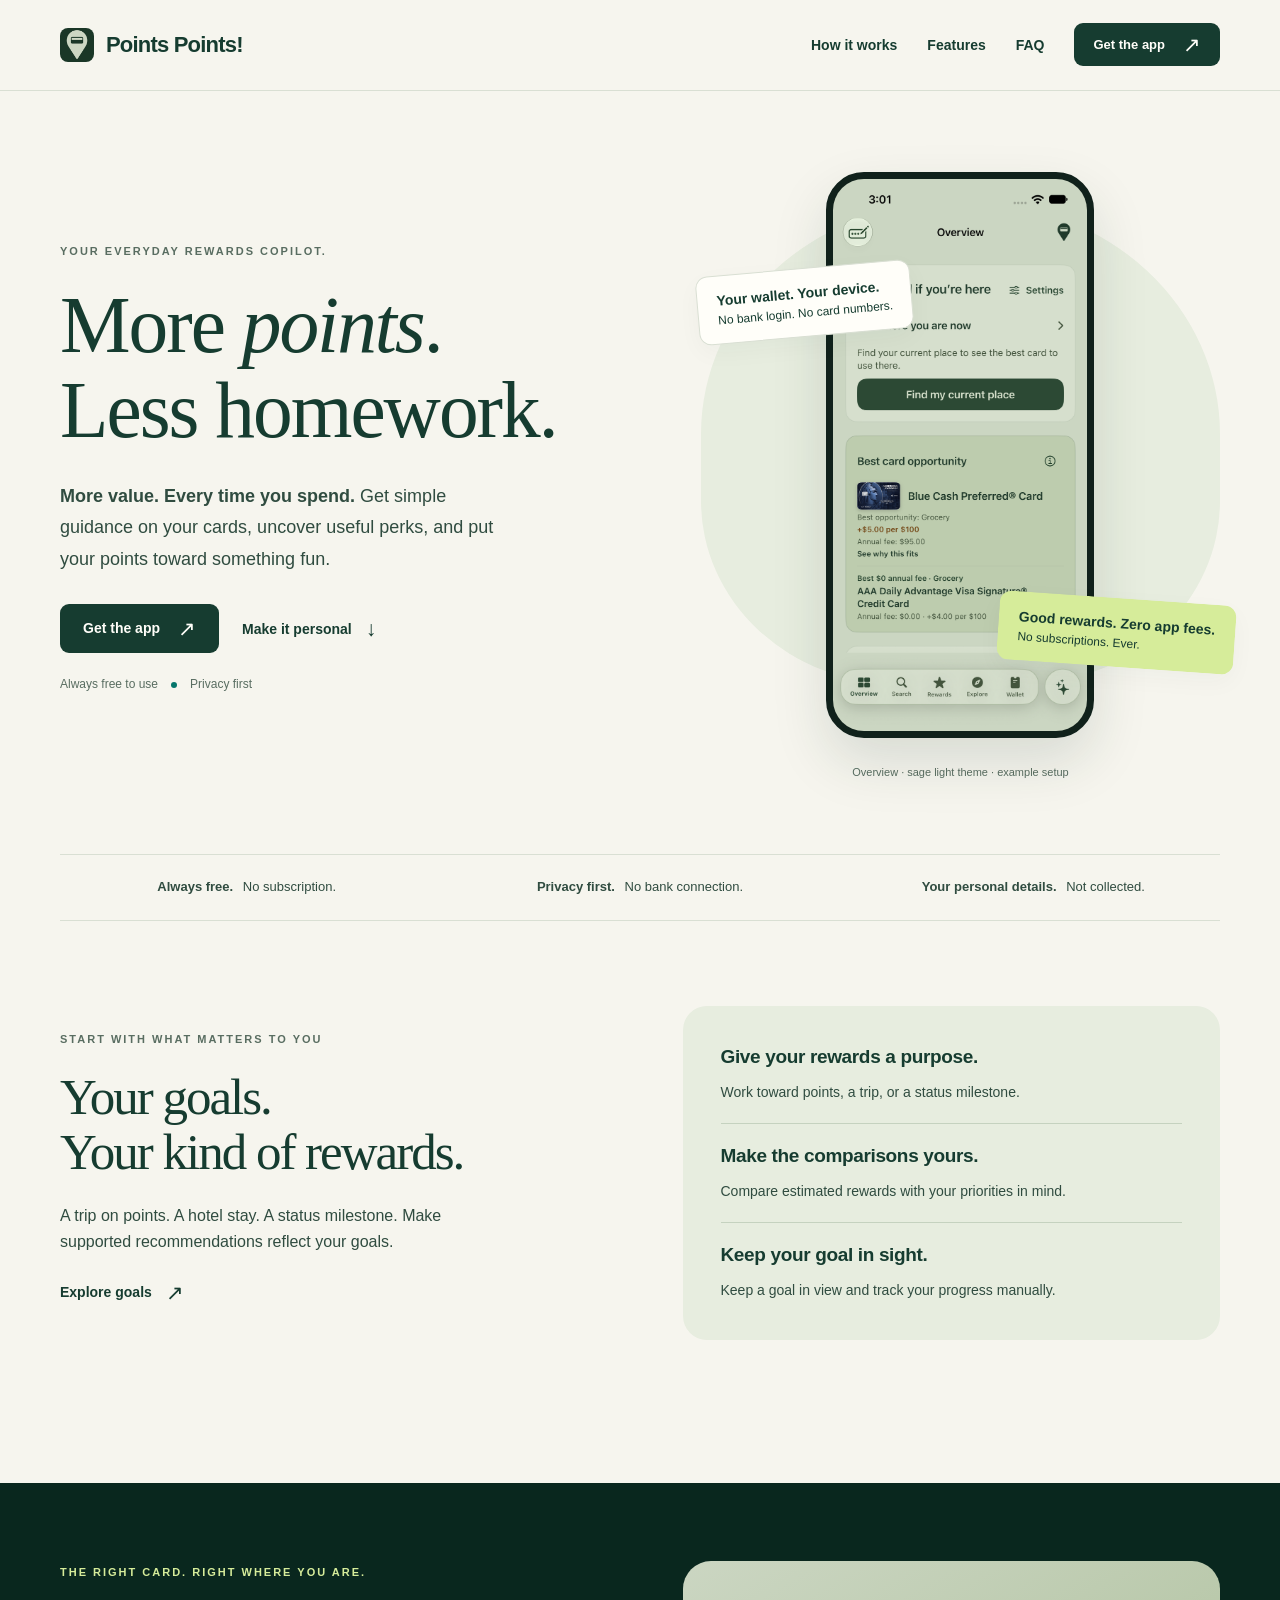
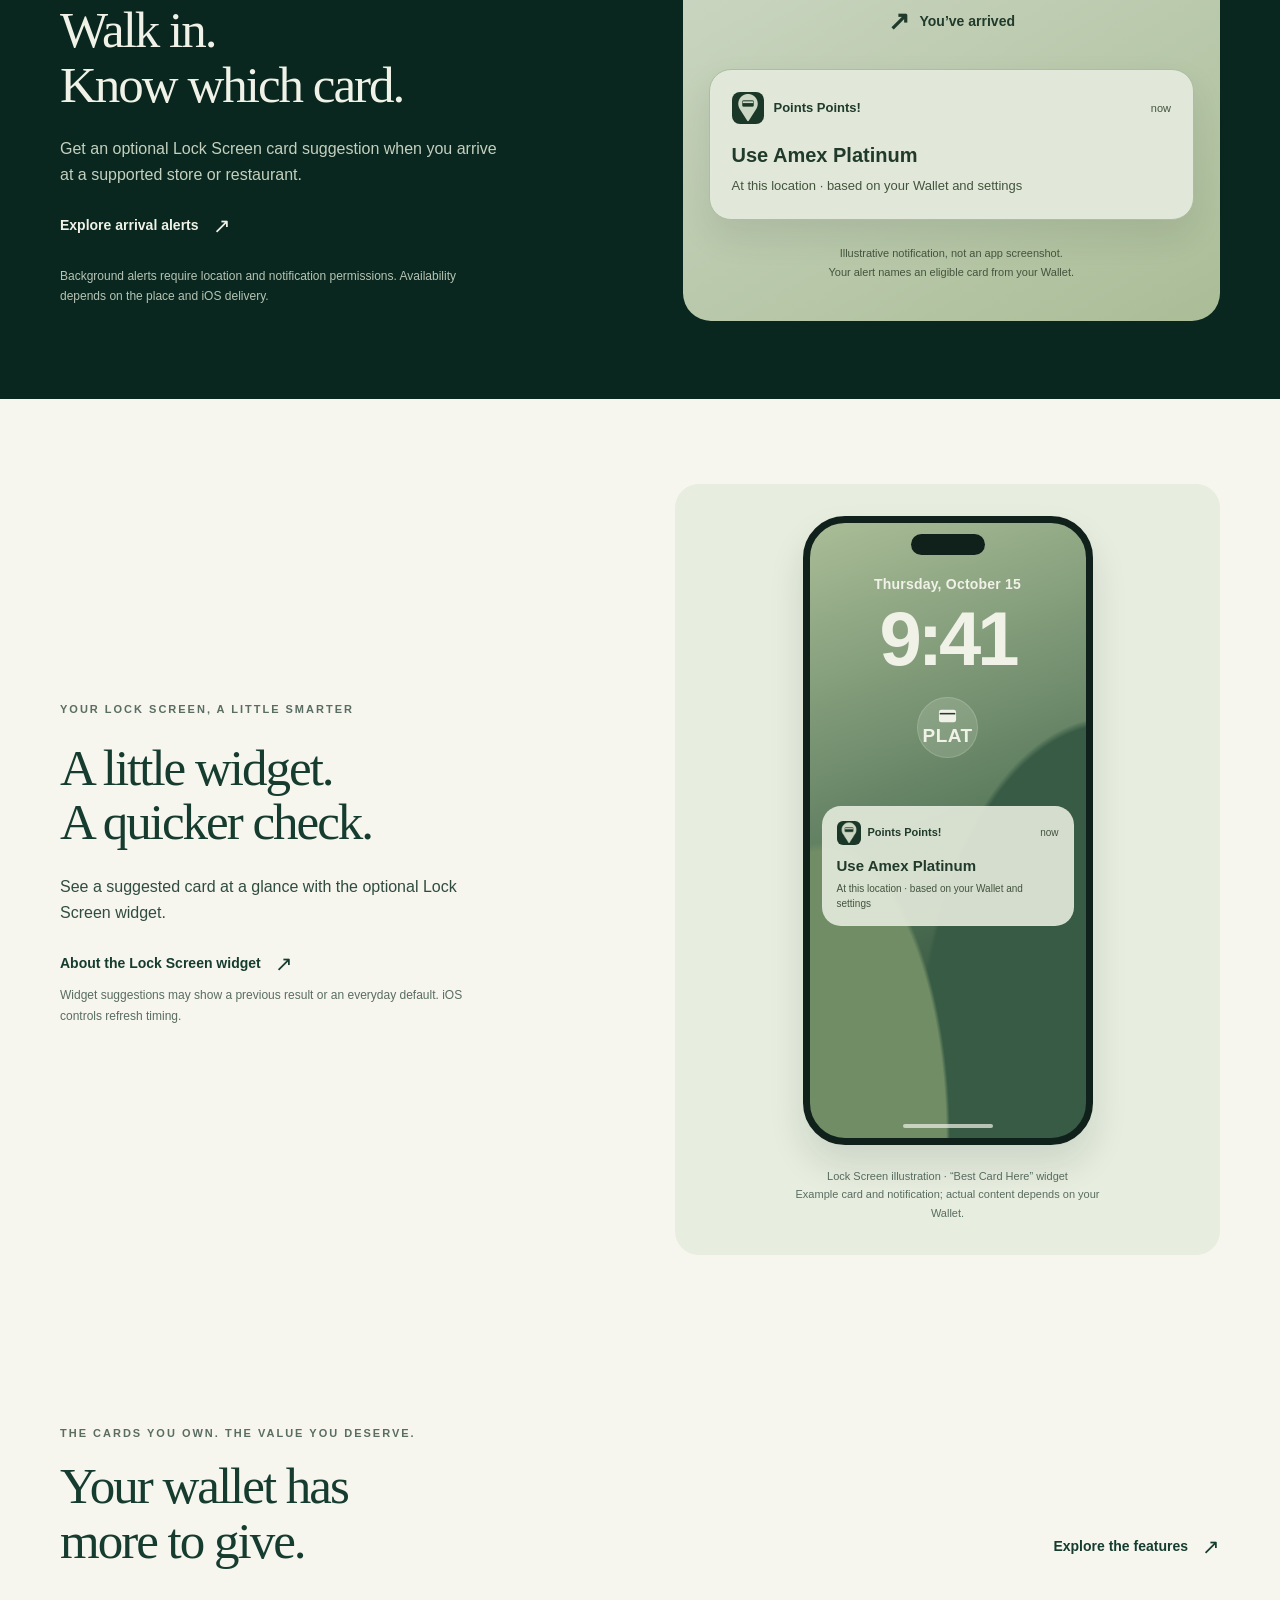
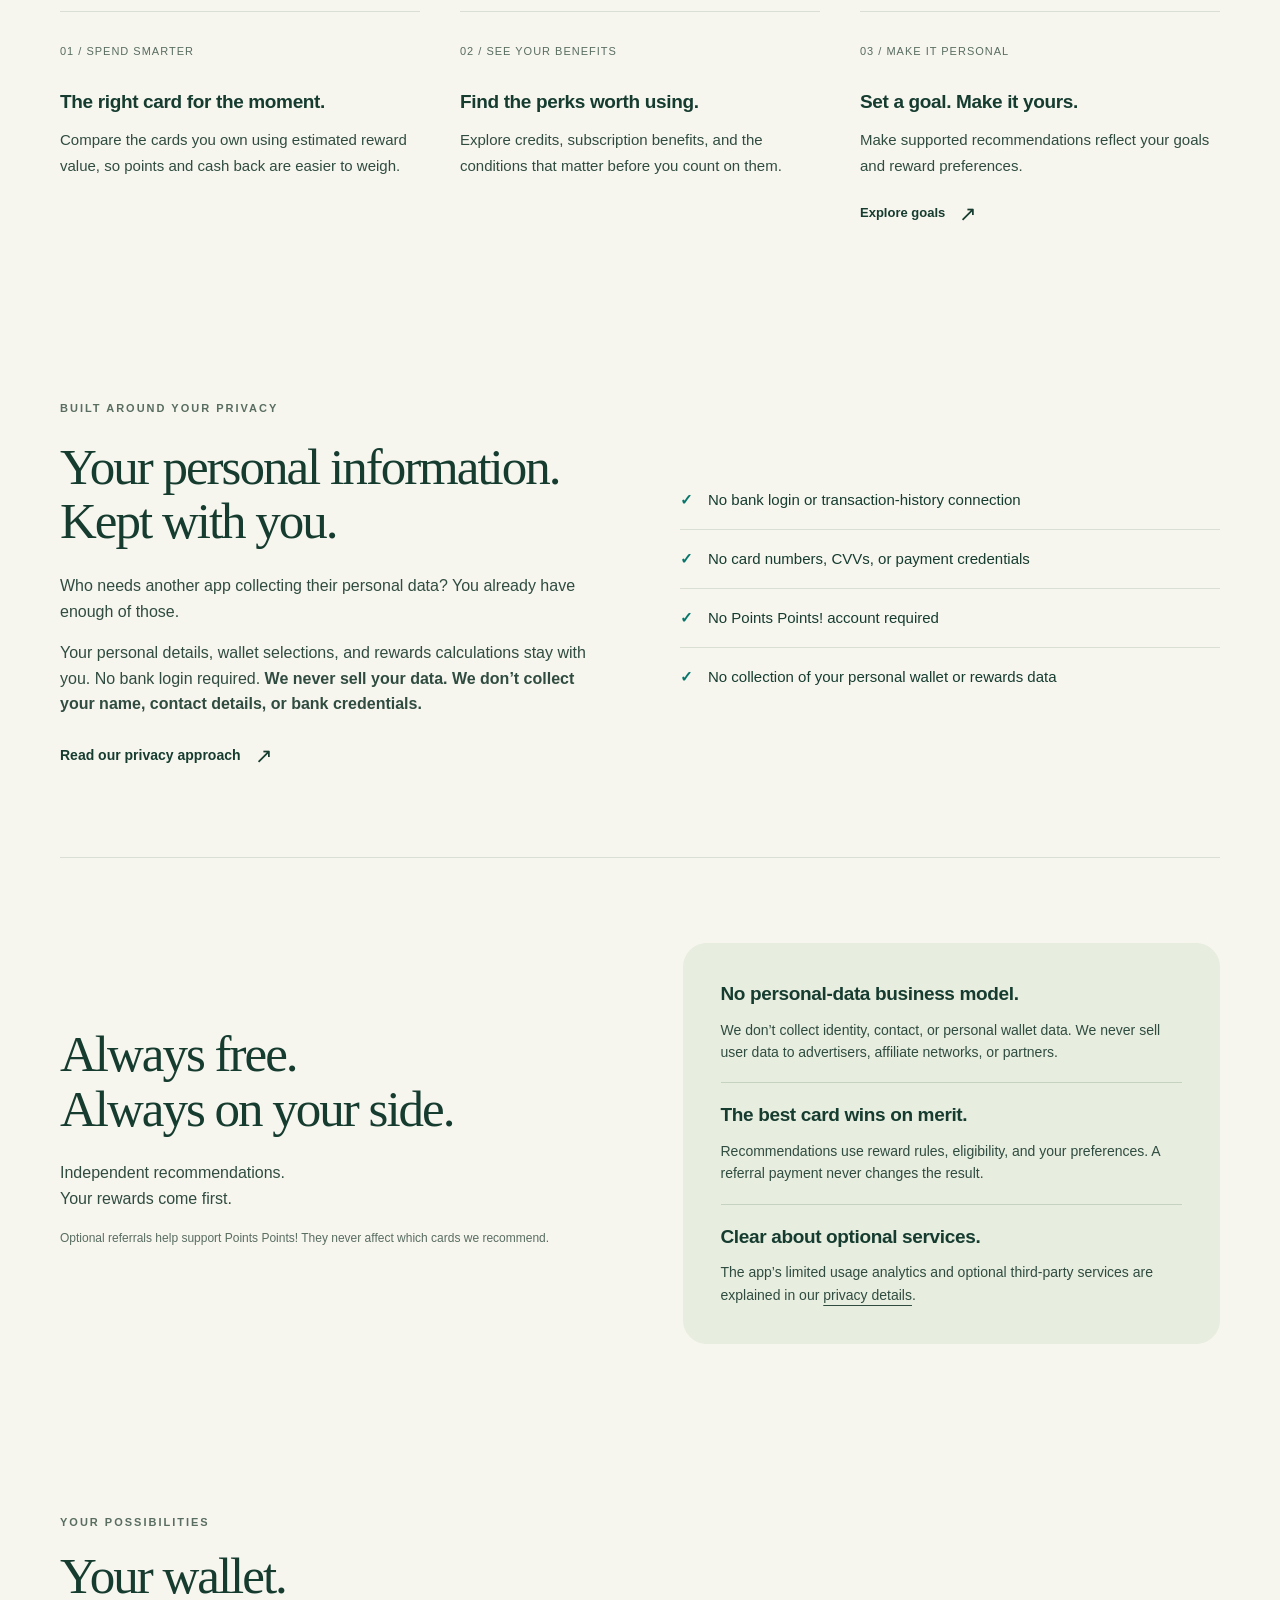
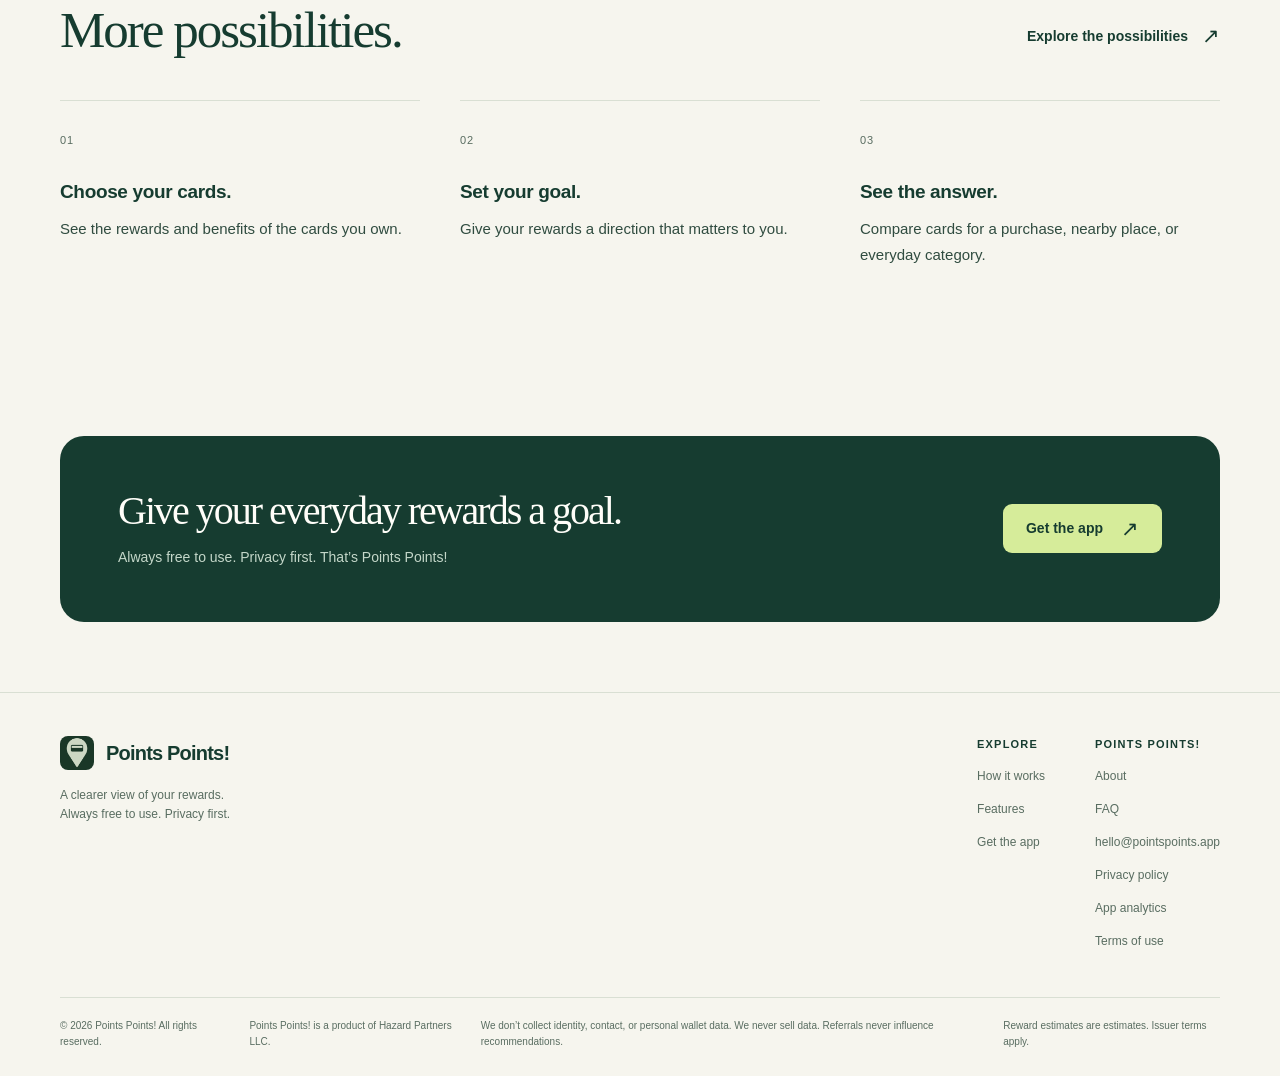
<file: index.html>
<!doctype html>
<html lang="en"><head><meta charset="utf-8"><meta name="viewport" content="width=device-width, initial-scale=1"><meta name="color-scheme" content="light"><meta name="theme-color" content="#163c30"><meta name="referrer" content="strict-origin-when-cross-origin"><title>Points Points! — Always free. Privacy first.</title><meta name="description" content="Set your goals for a more personal rewards experience. Compare your cards, discover benefits, and get optional Lock Screen recommendations. Always free. Privacy first."><meta property="og:type" content="website"><meta property="og:site_name" content="Points Points!"><meta property="og:title" content="Points Points! — Always free. Privacy first."><meta property="og:description" content="Set your goals for a more personal rewards experience. Compare your cards, discover benefits, and get optional Lock Screen recommendations. Always free. Privacy first."><meta property="og:image" content="https://pointspoints.app/assets/social-preview.png?v=inverted-solid-20261016"><meta property="og:image:alt" content="Points Points! More value. Every time you spend. Always free to use. Privacy first."><meta name="twitter:card" content="summary_large_image"><link rel="icon" type="image/x-icon" href="favicon.ico?v=solid-forest-20261016"><link rel="icon" type="image/png" sizes="32x32" href="assets/favicon-solid-forest-32.png"><link rel="icon" type="image/png" sizes="16x16" href="assets/favicon-solid-forest-16.png"><link rel="apple-touch-icon" href="assets/apple-touch-icon.png?v=inverted-solid-20261016"><link rel="stylesheet" href="assets/styles.css?v=sage-forest-20261016"><script src="assets/site-config.js" defer></script><script src="assets/site.js" defer></script><link rel="canonical" href="https://pointspoints.app/"><meta property="og:url" content="https://pointspoints.app/"></head><body><a class="skip-link" href="#main">Skip to content</a><header class="header"><div class="container nav"><a class="brand" href="index.html" aria-label="Points Points! home"><img src="assets/logo.png?v=inverted-solid-20261016" width="34" height="34" alt="">Points Points!</a><button class="menu-toggle" aria-controls="navigation" aria-expanded="false" type="button">Menu</button><nav id="navigation" class="nav-links" aria-label="Main navigation"><a href="how-it-works.html" >How it works</a><a href="features.html" >Features</a><a href="support.html" >FAQ</a><a class="button small" href="get-the-app.html" data-app-link>Get the app<span class="arrow" aria-hidden="true">↗</span></a></nav></div></header><main id="main">
<section class="container hero"><div class="hero-copy"><p class="eyebrow">Your everyday rewards copilot.</p><h1>More <em>points</em>.<br>Less homework.</h1><p class="lede"><strong>More value. Every time you spend.</strong> Get simple guidance on your cards, uncover useful perks, and put your points toward something fun.</p><div class="hero-buttons"><a class="button " href="get-the-app.html" data-app-link>Get the app<span class="arrow" aria-hidden="true">↗</span></a><a class="text-link" href="#your-goals">Make it personal <span class="arrow" aria-hidden="true">↓</span></a></div><p class="promise"><span>Always free to use</span><span class="dot" aria-hidden="true"></span><span>Privacy first</span></p></div><div><div class="visual-stage"><div class="phone "><img src="assets/app-overview-light.webp?v=current-app-20261016" alt="Points Points! Overview in the sage light theme showing nearby-card guidance and the best card opportunity" width="720" height="1565" loading="eager" fetchpriority="high" decoding="async"></div><div class="floating-note first"><strong>Your wallet. Your device.</strong>No bank login. No card numbers.</div><div class="floating-note second"><strong>Good rewards. Zero app fees.</strong>No subscriptions. Ever.</div></div><p class="screen-caption">Overview · sage light theme · example setup</p></div></section>
<div class="container trust-strip"><span><b>Always free.</b> No subscription.</span><span><b>Privacy first.</b> No bank connection.</span><span><b>Your personal details.</b> Not collected.</span></div>
<section class="container section" id="your-goals" aria-labelledby="goals-heading"><div class="split"><div class="split-copy"><p class="eyebrow">Start with what matters to you</p><h2 id="goals-heading">Your goals.<br>Your kind of rewards.</h2><p>A trip on points. A hotel stay. A status milestone. Make supported recommendations reflect your goals.</p><a class="text-link" href="how-it-works.html#goals">Explore goals <span class="arrow" aria-hidden="true">↗</span></a></div><div class="explain-panel"><div class="term"><h3>Give your rewards a purpose.</h3><p>Work toward points, a trip, or a status milestone.</p></div><div class="term"><h3>Make the comparisons yours.</h3><p>Compare estimated rewards with your priorities in mind.</p></div><div class="term"><h3>Keep your goal in sight.</h3><p>Keep a goal in view and track your progress manually.</p></div></div></div></section>
<section class="arrival-band" id="arrival-alerts"><div class="container split"><div class="split-copy"><p class="eyebrow">The right card. Right where you are.</p><h2>Walk in.<br>Know which card.</h2><p>Get an optional Lock Screen card suggestion when you arrive at a supported store or restaurant.</p><a class="text-link" href="how-it-works.html#arrival-alerts">Explore arrival alerts <span class="arrow" aria-hidden="true">↗</span></a><p class="small-copy">Background alerts require location and notification permissions. Availability depends on the place and iOS delivery.</p></div><figure class="arrival-visual"><div class="arrival-location"><span aria-hidden="true">↗</span> You’ve arrived</div><div class="arrival-notification"><div class="arrival-app"><img src="assets/app-icon.png?v=inverted-solid-20261016" width="32" height="32" alt=""><strong>Points Points!</strong><span>now</span></div><p class="arrival-answer">Use Amex Platinum</p><p class="arrival-detail">At this location · based on your Wallet and settings</p></div><figcaption>Illustrative notification, not an app screenshot.<br>Your alert names an eligible card from your Wallet.</figcaption></figure></div></section><section class="container section lockscreen-section" id="lock-screen-widget"><div class="split"><div class="split-copy"><p class="eyebrow">Your Lock Screen, a little smarter</p><h2>A little widget.<br>A quicker check.</h2><p>See a suggested card at a glance with the optional Lock Screen widget.</p><a class="text-link" href="support.html#lock-screen-widget">About the Lock Screen widget <span class="arrow" aria-hidden="true">↗</span></a><p class="small-copy">Widget suggestions may show a previous result or an everyday default. iOS controls refresh timing.</p></div><figure class="lockscreen-preview"><div class="lockscreen-phone" role="img" aria-label="Illustration of an iPhone Lock Screen with a circular Points Points! Best Card Here widget labeled PLAT and a Use Amex Platinum notification"><div class="lockscreen-island" aria-hidden="true"></div><div class="lockscreen-clock"><div class="lockscreen-date">Thursday, October 15</div><div class="lockscreen-time">9:41</div></div><div class="lockscreen-widgets"><div class="lockscreen-widget"><svg width="19" height="14" viewBox="0 0 24 18" fill="none" aria-hidden="true"><rect x="1" y="1" width="22" height="16" rx="3" fill="currentColor"/><path d="M2 6h20" stroke="#263b2c" stroke-width="2"/></svg><span>PLAT</span></div></div><div class="lockscreen-alert"><div class="lockscreen-alert-app"><img src="assets/app-icon.png?v=inverted-solid-20261016" alt="" width="24" height="24"><strong>Points Points!</strong><span>now</span></div><p>Use Amex Platinum</p><span>At this location · based on your Wallet and settings</span></div><div class="lockscreen-home" aria-hidden="true"></div></div><figcaption>Lock Screen illustration · “Best Card Here” widget<br>Example card and notification; actual content depends on your Wallet.</figcaption></figure></div></section><section class="container section"><div class="section-heading"><div><p class="eyebrow">The cards you own. The value you deserve.</p><h2>Your wallet has<br>more to give.</h2></div><a href="features.html" class="text-link">Explore the features <span class="arrow" aria-hidden="true">↗</span></a></div><div class="three-cols"><article class="feature-summary"><span class="feature-number">01 / SPEND SMARTER</span><h3>The right card for the moment.</h3><p>Compare the cards you own using estimated reward value, so points and cash back are easier to weigh.</p></article><article class="feature-summary"><span class="feature-number">02 / SEE YOUR BENEFITS</span><h3>Find the perks worth using.</h3><p>Explore credits, subscription benefits, and the conditions that matter before you count on them.</p></article><article class="feature-summary"><span class="feature-number">03 / MAKE IT PERSONAL</span><h3>Set a goal. Make it yours.</h3><p>Make supported recommendations reflect your goals and reward preferences.</p><a class="text-link" href="how-it-works.html#goals">Explore goals <span class="arrow" aria-hidden="true">↗</span></a></article></div></section>

<section class="container privacy-panel"><div><p class="eyebrow">Built around your privacy</p><h2>Your personal information.<br>Kept with you.</h2><p>Who needs another app collecting their personal data? You already have enough of those.</p><p>Your personal details, wallet selections, and rewards calculations stay with you. No bank login required. <strong>We never sell your data. We don’t collect your name, contact details, or bank credentials.</strong></p><a href="privacy.html" class="text-link">Read our privacy approach <span class="arrow" aria-hidden="true">↗</span></a></div><ul class="privacy-points"><li><span class="check" aria-hidden="true">✓</span>No bank login or transaction-history connection</li><li><span class="check" aria-hidden="true">✓</span>No card numbers, CVVs, or payment credentials</li><li><span class="check" aria-hidden="true">✓</span>No Points Points! account required</li><li><span class="check" aria-hidden="true">✓</span>No collection of your personal wallet or rewards data</li></ul></section>
<section class="container section" id="how-we-make-money"><div class="split"><div><h2>Always free.<br>Always on your side.</h2><p>Independent recommendations.<br>Your rewards come first.</p><p class="small-copy">Optional referrals help support Points Points! They never affect which cards we recommend.</p></div><div class="explain-panel"><div class="term"><h3>No personal-data business model.</h3><p>We don’t collect identity, contact, or personal wallet data. We never sell user data to advertisers, affiliate networks, or partners.</p></div><div class="term"><h3>The best card wins on merit.</h3><p>Recommendations use reward rules, eligibility, and your preferences. A referral payment never changes the result.</p></div><div class="term"><h3>Clear about optional services.</h3><p>The app’s limited usage analytics and optional third-party services are explained in our <a href="privacy.html#analytics">privacy details</a>.</p></div></div></div></section>
<section class="container section"><div class="section-heading"><div><p class="eyebrow">Your possibilities</p><h2>Your wallet.<br>More possibilities.</h2></div><a href="how-it-works.html" class="text-link">Explore the possibilities <span class="arrow" aria-hidden="true">↗</span></a></div><div class="three-cols"><article class="feature-summary"><span class="feature-number">01</span><h3>Choose your cards.</h3><p>See the rewards and benefits of the cards you own.</p></article><article class="feature-summary"><span class="feature-number">02</span><h3>Set your goal.</h3><p>Give your rewards a direction that matters to you.</p></article><article class="feature-summary"><span class="feature-number">03</span><h3>See the answer.</h3><p>Compare cards for a purchase, nearby place, or everyday category.</p></article></div></section><section class="container"><div class="cta"><div><h2>Give your everyday rewards a goal.</h2><p>Always free to use. Privacy first. That’s Points Points!</p></div><a class="button light" href="get-the-app.html" data-app-link>Get the app<span class="arrow" aria-hidden="true">↗</span></a></div></section></main><footer class="footer"><div class="container"><div class="footer-top"><div><a class="brand" href="index.html"><img src="assets/logo.png?v=inverted-solid-20261016" width="34" height="34" alt="">Points Points!</a><p>A clearer view of your rewards.<br>Always free to use. Privacy first.</p></div><div class="footer-links"><div><strong>Explore</strong><a href="how-it-works.html">How it works</a><a href="features.html">Features</a><a href="get-the-app.html" data-app-link>Get the app</a></div><div><strong>Points Points!</strong><a href="about.html">About</a><a href="support.html">FAQ</a><a href="mailto:hello@pointspoints.app">hello@pointspoints.app</a><a href="privacy.html">Privacy policy</a><a href="app-analytics.html">App analytics</a><a href="terms.html">Terms of use</a></div></div></div><div class="footer-bottom"><span>© 2026 Points Points! All rights reserved.</span><span>Points Points! is a product of Hazard Partners LLC.</span><span>We don’t collect identity, contact, or personal wallet data. We never sell data. Referrals never influence recommendations.</span><span>Reward estimates are estimates. Issuer terms apply.</span></div></div></footer></body></html>
</file>
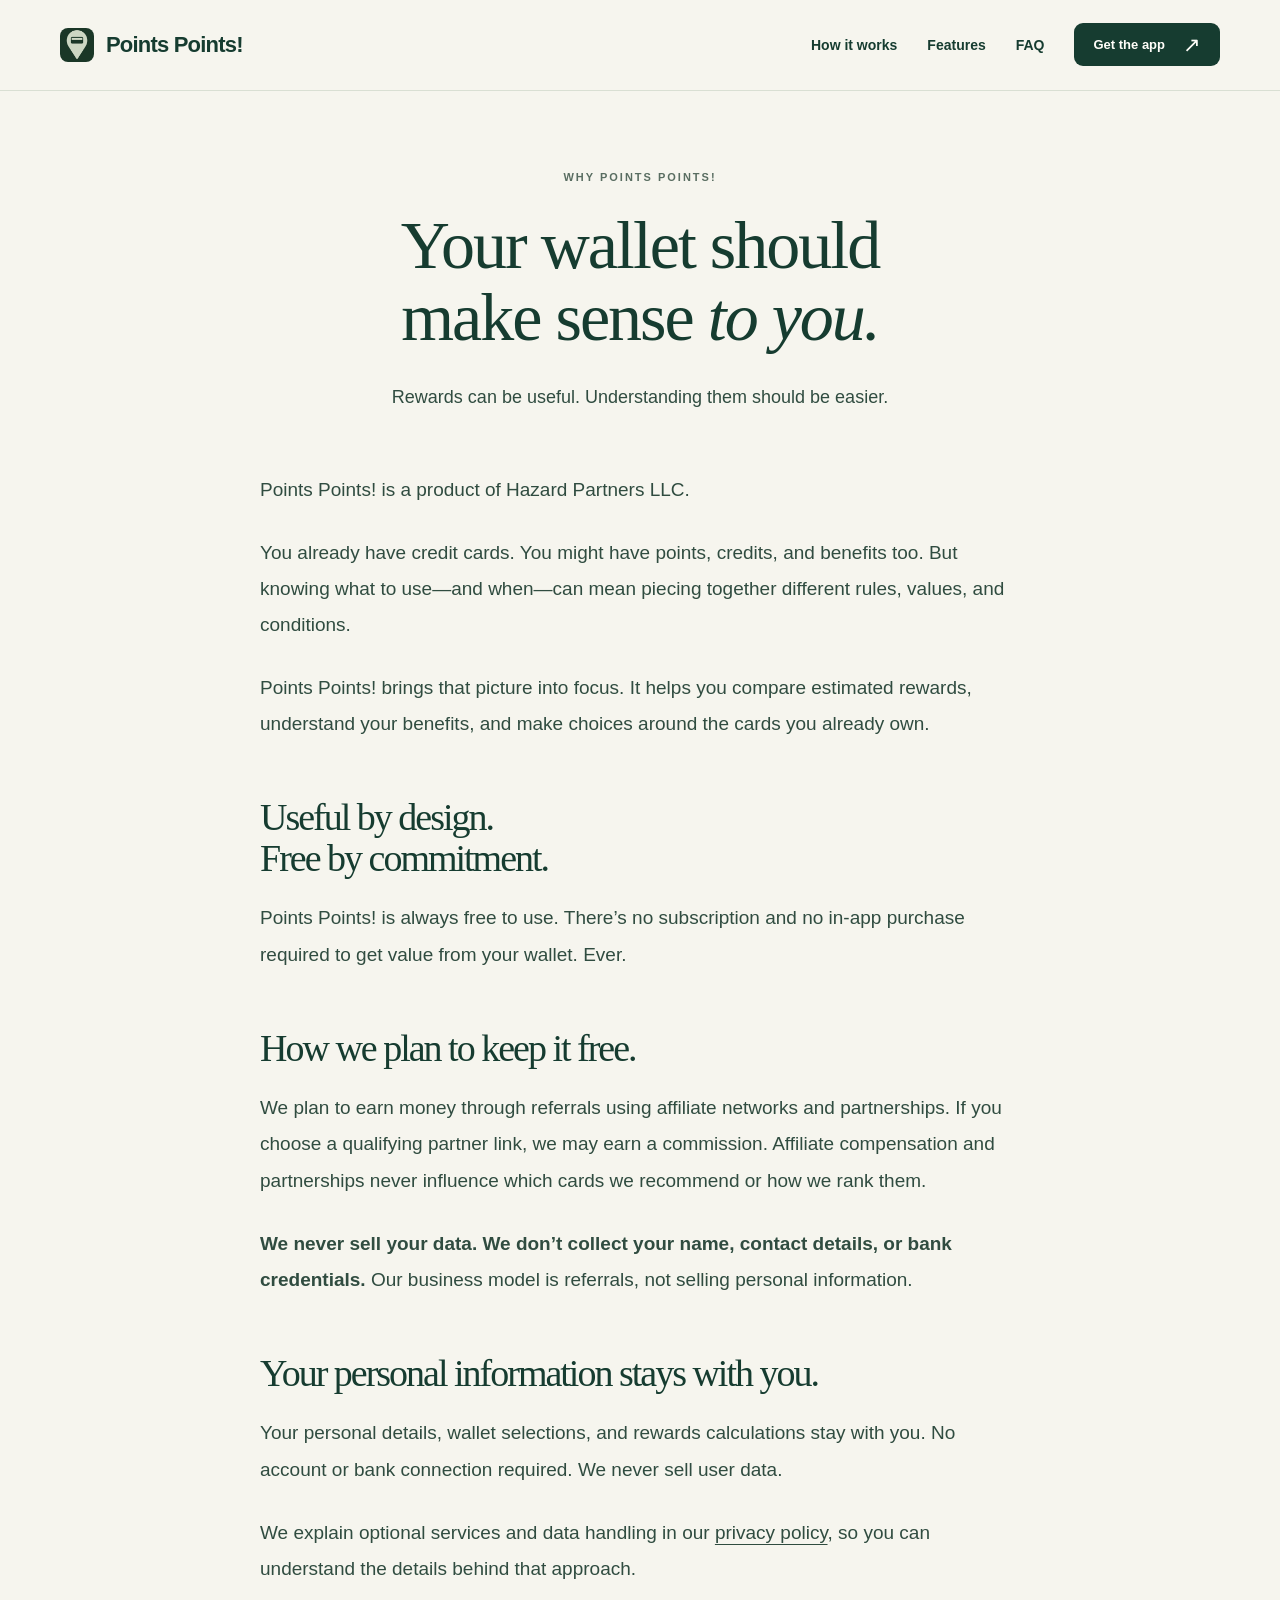
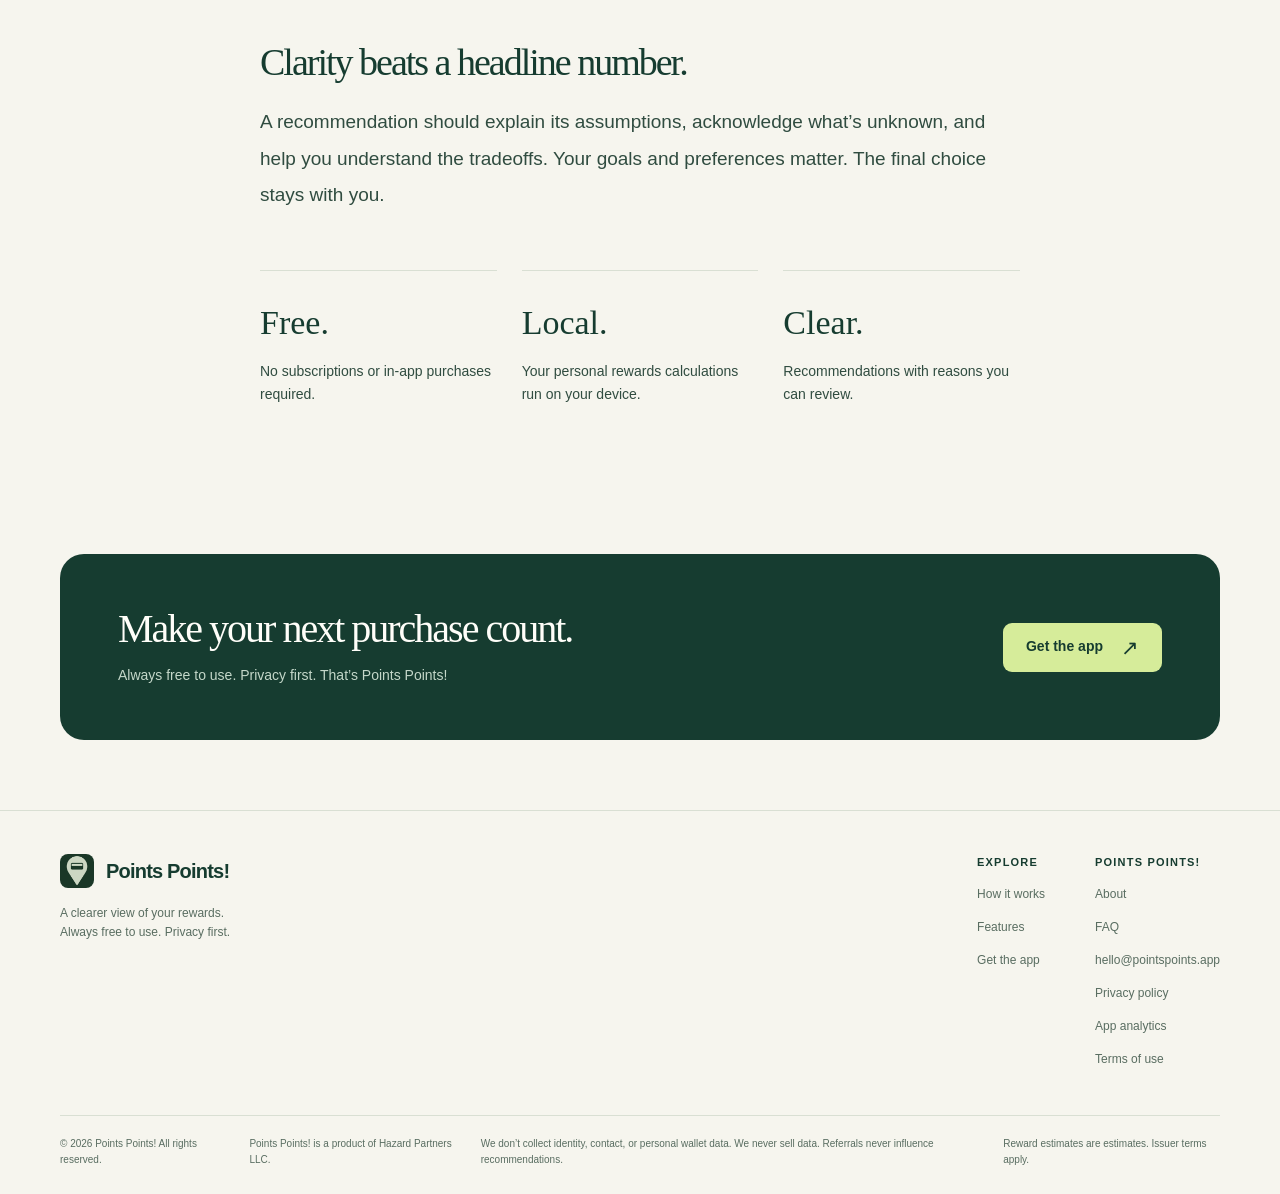
<file: about.html>
<!doctype html>
<html lang="en"><head><meta charset="utf-8"><meta name="viewport" content="width=device-width, initial-scale=1"><meta name="color-scheme" content="light"><meta name="theme-color" content="#163c30"><meta name="referrer" content="strict-origin-when-cross-origin"><title>About — Points Points!</title><meta name="description" content="Why Points Points! exists: clearer rewards, always free access, and a privacy-first approach that requires no bank connection."><meta property="og:type" content="website"><meta property="og:site_name" content="Points Points!"><meta property="og:title" content="About — Points Points!"><meta property="og:description" content="Why Points Points! exists: clearer rewards, always free access, and a privacy-first approach that requires no bank connection."><meta property="og:image" content="https://pointspoints.app/assets/social-preview.png?v=inverted-solid-20261016"><meta property="og:image:alt" content="Points Points! More value. Every time you spend. Always free to use. Privacy first."><meta name="twitter:card" content="summary_large_image"><link rel="icon" type="image/x-icon" href="favicon.ico?v=solid-forest-20261016"><link rel="icon" type="image/png" sizes="32x32" href="assets/favicon-solid-forest-32.png"><link rel="icon" type="image/png" sizes="16x16" href="assets/favicon-solid-forest-16.png"><link rel="apple-touch-icon" href="assets/apple-touch-icon.png?v=inverted-solid-20261016"><link rel="stylesheet" href="assets/styles.css?v=sage-forest-20261016"><script src="assets/site-config.js" defer></script><script src="assets/site.js" defer></script><link rel="canonical" href="https://pointspoints.app/about.html"><meta property="og:url" content="https://pointspoints.app/about.html"></head><body><a class="skip-link" href="#main">Skip to content</a><header class="header"><div class="container nav"><a class="brand" href="index.html" aria-label="Points Points! home"><img src="assets/logo.png?v=inverted-solid-20261016" width="34" height="34" alt="">Points Points!</a><button class="menu-toggle" aria-controls="navigation" aria-expanded="false" type="button">Menu</button><nav id="navigation" class="nav-links" aria-label="Main navigation"><a href="how-it-works.html" >How it works</a><a href="features.html" >Features</a><a href="support.html" >FAQ</a><a class="button small" href="get-the-app.html" data-app-link>Get the app<span class="arrow" aria-hidden="true">↗</span></a></nav></div></header><main id="main"><div class="container"><section class="page-heading center"><p class="eyebrow">Why Points Points!</p><h1>Your wallet should<br>make sense <em>to you.</em></h1><p class="lede">Rewards can be useful. Understanding them should be easier.</p></section></div><section class="container"><div class="story"><p>Points Points! is a product of Hazard Partners LLC.</p><p>You already have credit cards. You might have points, credits, and benefits too. But knowing what to use—and when—can mean piecing together different rules, values, and conditions.</p><p>Points Points! brings that picture into focus. It helps you compare estimated rewards, understand your benefits, and make choices around the cards you already own.</p><h2>Useful by design.<br>Free by commitment.</h2><p>Points Points! is always free to use. There’s no subscription and no in-app purchase required to get value from your wallet. Ever.</p><h2>How we plan to keep it free.</h2><p>We plan to earn money through referrals using affiliate networks and partnerships. If you choose a qualifying partner link, we may earn a commission. Affiliate compensation and partnerships never influence which cards we recommend or how we rank them.</p><p><strong>We never sell your data. We don’t collect your name, contact details, or bank credentials.</strong> Our business model is referrals, not selling personal information.</p><h2>Your personal information stays with you.</h2><p>Your personal details, wallet selections, and rewards calculations stay with you. No account or bank connection required. We never sell user data.</p><p>We explain optional services and data handling in our <a href="privacy.html">privacy policy</a>, so you can understand the details behind that approach.</p><h2>Clarity beats a headline number.</h2><p>A recommendation should explain its assumptions, acknowledge what’s unknown, and help you understand the tradeoffs. Your goals and preferences matter. The final choice stays with you.</p><div class="principles"><article><strong>Free.</strong><p>No subscriptions or in-app purchases required.</p></article><article><strong>Local.</strong><p>Your personal rewards calculations run on your device.</p></article><article><strong>Clear.</strong><p>Recommendations with reasons you can review.</p></article></div></div></section><section class="container"><div class="cta"><div><h2>Make your next purchase count.</h2><p>Always free to use. Privacy first. That’s Points Points!</p></div><a class="button light" href="get-the-app.html" data-app-link>Get the app<span class="arrow" aria-hidden="true">↗</span></a></div></section></main><footer class="footer"><div class="container"><div class="footer-top"><div><a class="brand" href="index.html"><img src="assets/logo.png?v=inverted-solid-20261016" width="34" height="34" alt="">Points Points!</a><p>A clearer view of your rewards.<br>Always free to use. Privacy first.</p></div><div class="footer-links"><div><strong>Explore</strong><a href="how-it-works.html">How it works</a><a href="features.html">Features</a><a href="get-the-app.html" data-app-link>Get the app</a></div><div><strong>Points Points!</strong><a href="about.html">About</a><a href="support.html">FAQ</a><a href="mailto:hello@pointspoints.app">hello@pointspoints.app</a><a href="privacy.html">Privacy policy</a><a href="app-analytics.html">App analytics</a><a href="terms.html">Terms of use</a></div></div></div><div class="footer-bottom"><span>© 2026 Points Points! All rights reserved.</span><span>Points Points! is a product of Hazard Partners LLC.</span><span>We don’t collect identity, contact, or personal wallet data. We never sell data. Referrals never influence recommendations.</span><span>Reward estimates are estimates. Issuer terms apply.</span></div></div></footer></body></html>
</file>
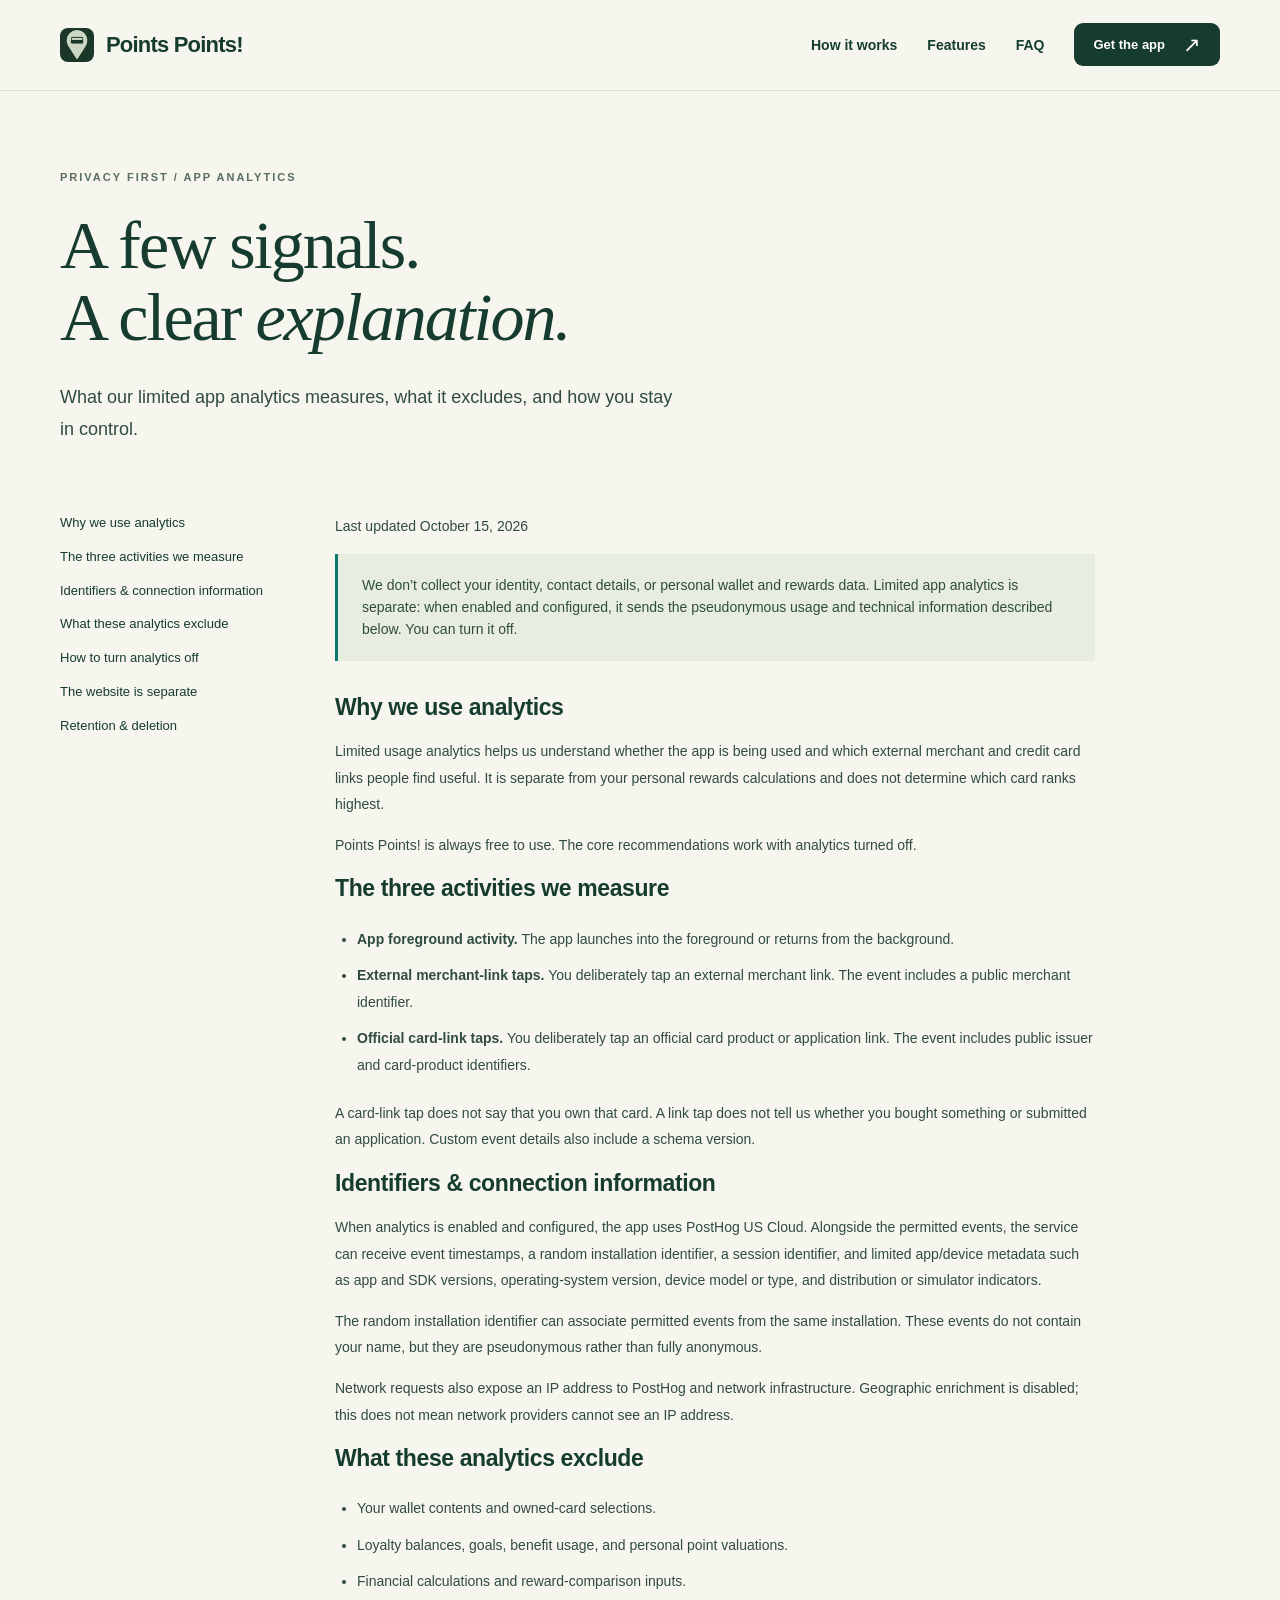
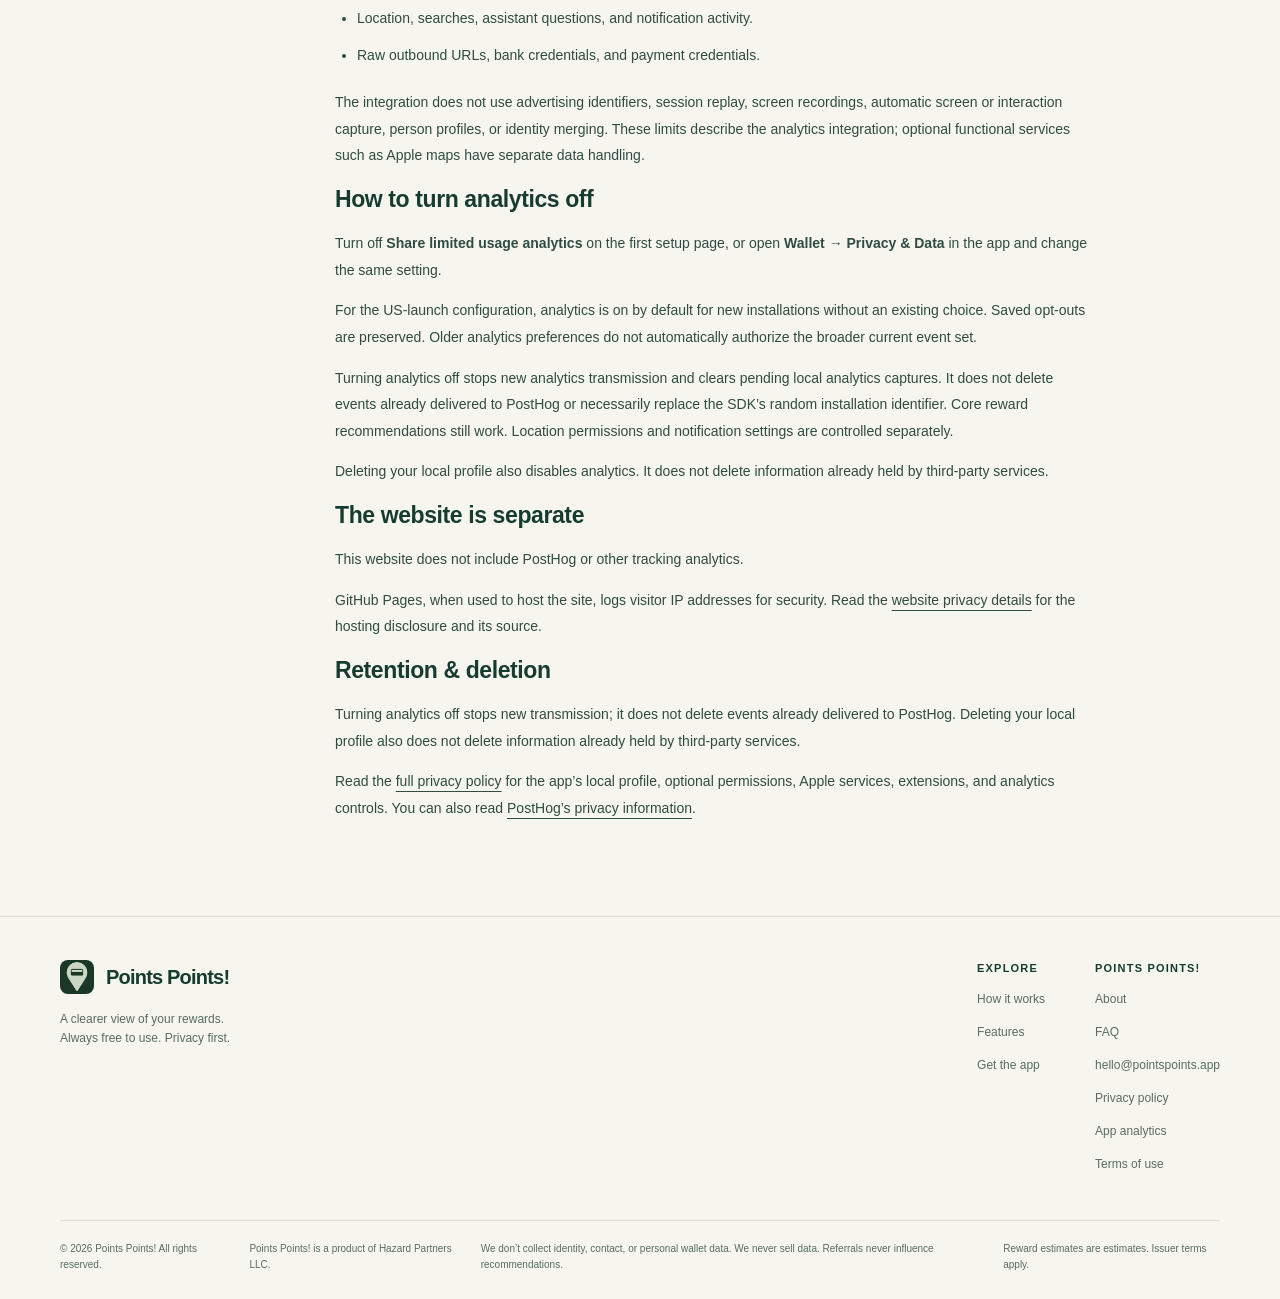
<file: app-analytics.html>
<!doctype html>
<html lang="en"><head><meta charset="utf-8"><meta name="viewport" content="width=device-width, initial-scale=1"><meta name="color-scheme" content="light"><meta name="theme-color" content="#163c30"><meta name="referrer" content="strict-origin-when-cross-origin"><title>App analytics details — Points Points!</title><meta name="description" content="Understand Points Points! app analytics: the three permitted activities, excluded financial data, installation metadata, and how to turn analytics off."><meta property="og:type" content="website"><meta property="og:site_name" content="Points Points!"><meta property="og:title" content="App analytics details — Points Points!"><meta property="og:description" content="Understand Points Points! app analytics: the three permitted activities, excluded financial data, installation metadata, and how to turn analytics off."><meta property="og:image" content="https://pointspoints.app/assets/social-preview.png?v=inverted-solid-20261016"><meta property="og:image:alt" content="Points Points! More value. Every time you spend. Always free to use. Privacy first."><meta name="twitter:card" content="summary_large_image"><link rel="icon" type="image/x-icon" href="favicon.ico?v=solid-forest-20261016"><link rel="icon" type="image/png" sizes="32x32" href="assets/favicon-solid-forest-32.png"><link rel="icon" type="image/png" sizes="16x16" href="assets/favicon-solid-forest-16.png"><link rel="apple-touch-icon" href="assets/apple-touch-icon.png?v=inverted-solid-20261016"><link rel="stylesheet" href="assets/styles.css?v=sage-forest-20261016"><script src="assets/site-config.js" defer></script><script src="assets/site.js" defer></script><link rel="canonical" href="https://pointspoints.app/app-analytics.html"><meta property="og:url" content="https://pointspoints.app/app-analytics.html"></head><body><a class="skip-link" href="#main">Skip to content</a><header class="header"><div class="container nav"><a class="brand" href="index.html" aria-label="Points Points! home"><img src="assets/logo.png?v=inverted-solid-20261016" width="34" height="34" alt="">Points Points!</a><button class="menu-toggle" aria-controls="navigation" aria-expanded="false" type="button">Menu</button><nav id="navigation" class="nav-links" aria-label="Main navigation"><a href="how-it-works.html" >How it works</a><a href="features.html" >Features</a><a href="support.html" >FAQ</a><a class="button small" href="get-the-app.html" data-app-link>Get the app<span class="arrow" aria-hidden="true">↗</span></a></nav></div></header><main id="main"><div class="container"><section class="page-heading"><p class="eyebrow">Privacy first / App analytics</p><h1>A few signals.<br>A clear <em>explanation.</em></h1><p class="lede">What our limited app analytics measures, what it excludes, and how you stay in control.</p></section></div><div class="container legal-layout"><nav class="legal-index" aria-label="App analytics sections"><a href="#purpose">Why we use analytics</a><a href="#events">The three activities we measure</a><a href="#metadata">Identifiers & connection information</a><a href="#excluded">What these analytics exclude</a><a href="#controls">How to turn analytics off</a><a href="#website">The website is separate</a><a href="#questions">Retention & deletion</a></nav><article class="legal-copy"><p class="small-copy">Last updated October 15, 2026</p><div class="notice">We don’t collect your identity, contact details, or personal wallet and rewards data. Limited app analytics is separate: when enabled and configured, it sends the pseudonymous usage and technical information described below. You can turn it off.</div><section id="purpose"><h2>Why we use analytics</h2><p>Limited usage analytics helps us understand whether the app is being used and which external merchant and credit card links people find useful. It is separate from your personal rewards calculations and does not determine which card ranks highest.</p><p>Points Points! is always free to use. The core recommendations work with analytics turned off.</p></section><section id="events"><h2>The three activities we measure</h2><ul><li><strong>App foreground activity.</strong> The app launches into the foreground or returns from the background.</li><li><strong>External merchant-link taps.</strong> You deliberately tap an external merchant link. The event includes a public merchant identifier.</li><li><strong>Official card-link taps.</strong> You deliberately tap an official card product or application link. The event includes public issuer and card-product identifiers.</li></ul><p>A card-link tap does not say that you own that card. A link tap does not tell us whether you bought something or submitted an application. Custom event details also include a schema version.</p></section><section id="metadata"><h2>Identifiers & connection information</h2><p>When analytics is enabled and configured, the app uses PostHog US Cloud. Alongside the permitted events, the service can receive event timestamps, a random installation identifier, a session identifier, and limited app/device metadata such as app and SDK versions, operating-system version, device model or type, and distribution or simulator indicators.</p><p>The random installation identifier can associate permitted events from the same installation. These events do not contain your name, but they are pseudonymous rather than fully anonymous.</p><p>Network requests also expose an IP address to PostHog and network infrastructure. Geographic enrichment is disabled; this does not mean network providers cannot see an IP address.</p></section><section id="excluded"><h2>What these analytics exclude</h2><ul><li>Your wallet contents and owned-card selections.</li><li>Loyalty balances, goals, benefit usage, and personal point valuations.</li><li>Financial calculations and reward-comparison inputs.</li><li>Location, searches, assistant questions, and notification activity.</li><li>Raw outbound URLs, bank credentials, and payment credentials.</li></ul><p>The integration does not use advertising identifiers, session replay, screen recordings, automatic screen or interaction capture, person profiles, or identity merging. These limits describe the analytics integration; optional functional services such as Apple maps have separate data handling.</p></section><section id="controls"><h2>How to turn analytics off</h2><p>Turn off <strong>Share limited usage analytics</strong> on the first setup page, or open <strong>Wallet → Privacy &amp; Data</strong> in the app and change the same setting.</p><p>For the US-launch configuration, analytics is on by default for new installations without an existing choice. Saved opt-outs are preserved. Older analytics preferences do not automatically authorize the broader current event set.</p><p>Turning analytics off stops new analytics transmission and clears pending local analytics captures. It does not delete events already delivered to PostHog or necessarily replace the SDK’s random installation identifier. Core reward recommendations still work. Location permissions and notification settings are controlled separately.</p><p>Deleting your local profile also disables analytics. It does not delete information already held by third-party services.</p></section><section id="website"><h2>The website is separate</h2><p>This website does not include PostHog or other tracking analytics.</p><p>GitHub Pages, when used to host the site, logs visitor IP addresses for security. Read the <a href="privacy.html#website">website privacy details</a> for the hosting disclosure and its source.</p></section><section id="questions"><h2>Retention & deletion</h2><p>Turning analytics off stops new transmission; it does not delete events already delivered to PostHog. Deleting your local profile also does not delete information already held by third-party services.</p><p>Read the <a href="privacy.html">full privacy policy</a> for the app’s local profile, optional permissions, Apple services, extensions, and analytics controls. You can also read <a href="https://posthog.com/privacy" rel="noopener noreferrer">PostHog’s privacy information</a>.</p></section></article></div></main><footer class="footer"><div class="container"><div class="footer-top"><div><a class="brand" href="index.html"><img src="assets/logo.png?v=inverted-solid-20261016" width="34" height="34" alt="">Points Points!</a><p>A clearer view of your rewards.<br>Always free to use. Privacy first.</p></div><div class="footer-links"><div><strong>Explore</strong><a href="how-it-works.html">How it works</a><a href="features.html">Features</a><a href="get-the-app.html" data-app-link>Get the app</a></div><div><strong>Points Points!</strong><a href="about.html">About</a><a href="support.html">FAQ</a><a href="mailto:hello@pointspoints.app">hello@pointspoints.app</a><a href="privacy.html">Privacy policy</a><a href="app-analytics.html">App analytics</a><a href="terms.html">Terms of use</a></div></div></div><div class="footer-bottom"><span>© 2026 Points Points! All rights reserved.</span><span>Points Points! is a product of Hazard Partners LLC.</span><span>We don’t collect identity, contact, or personal wallet data. We never sell data. Referrals never influence recommendations.</span><span>Reward estimates are estimates. Issuer terms apply.</span></div></div></footer></body></html>
</file>
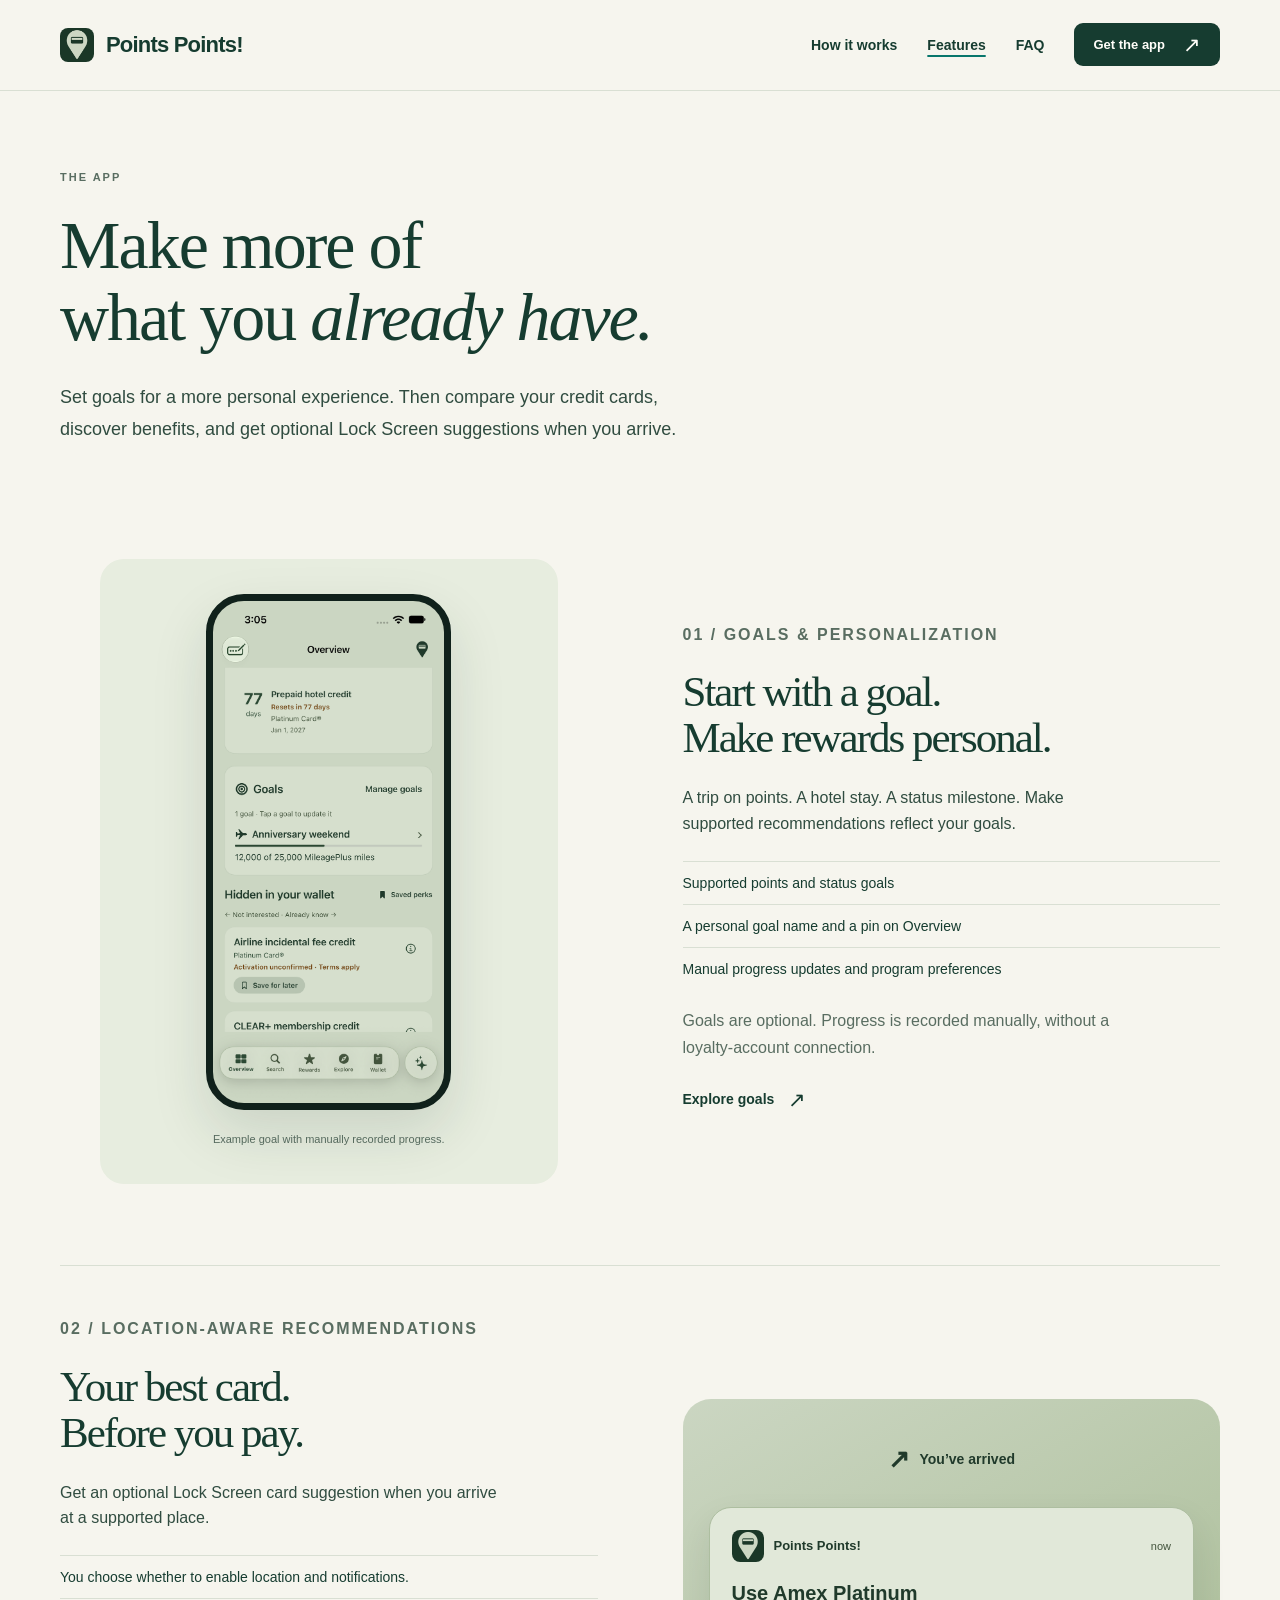
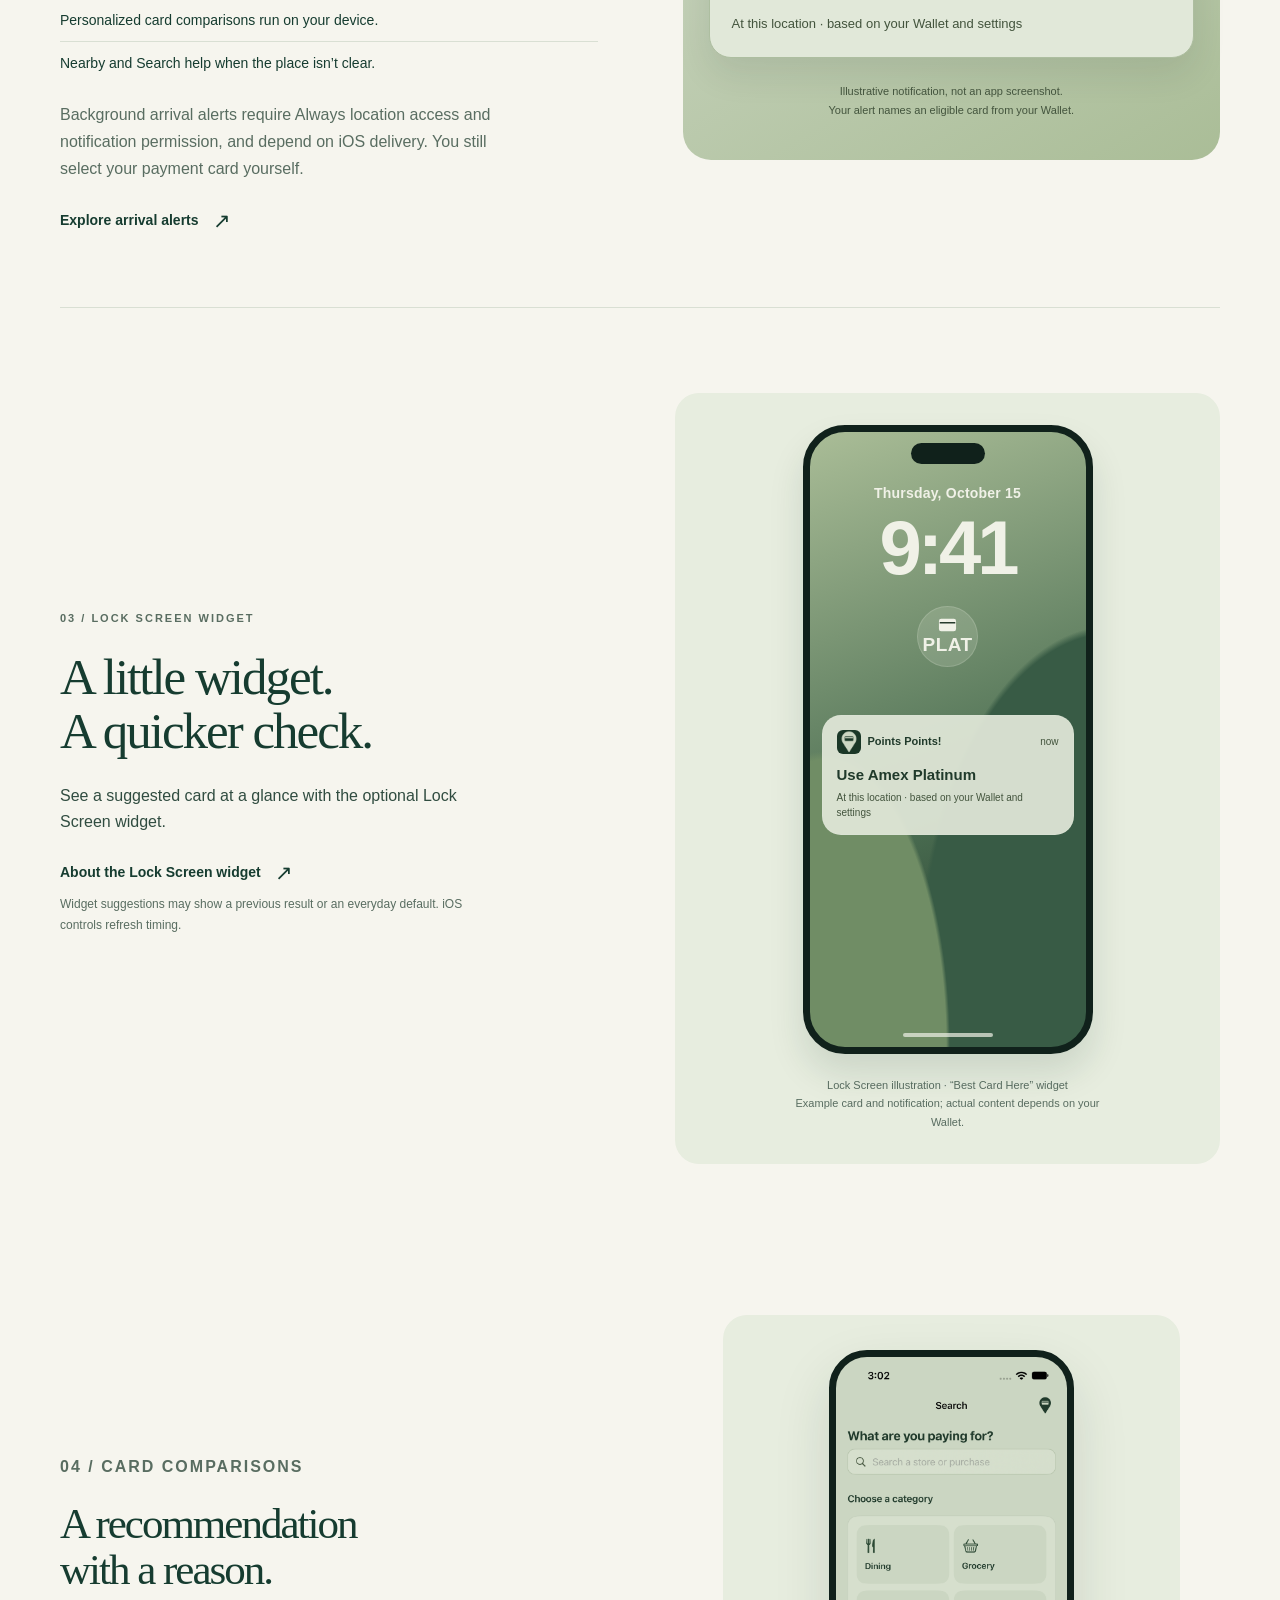
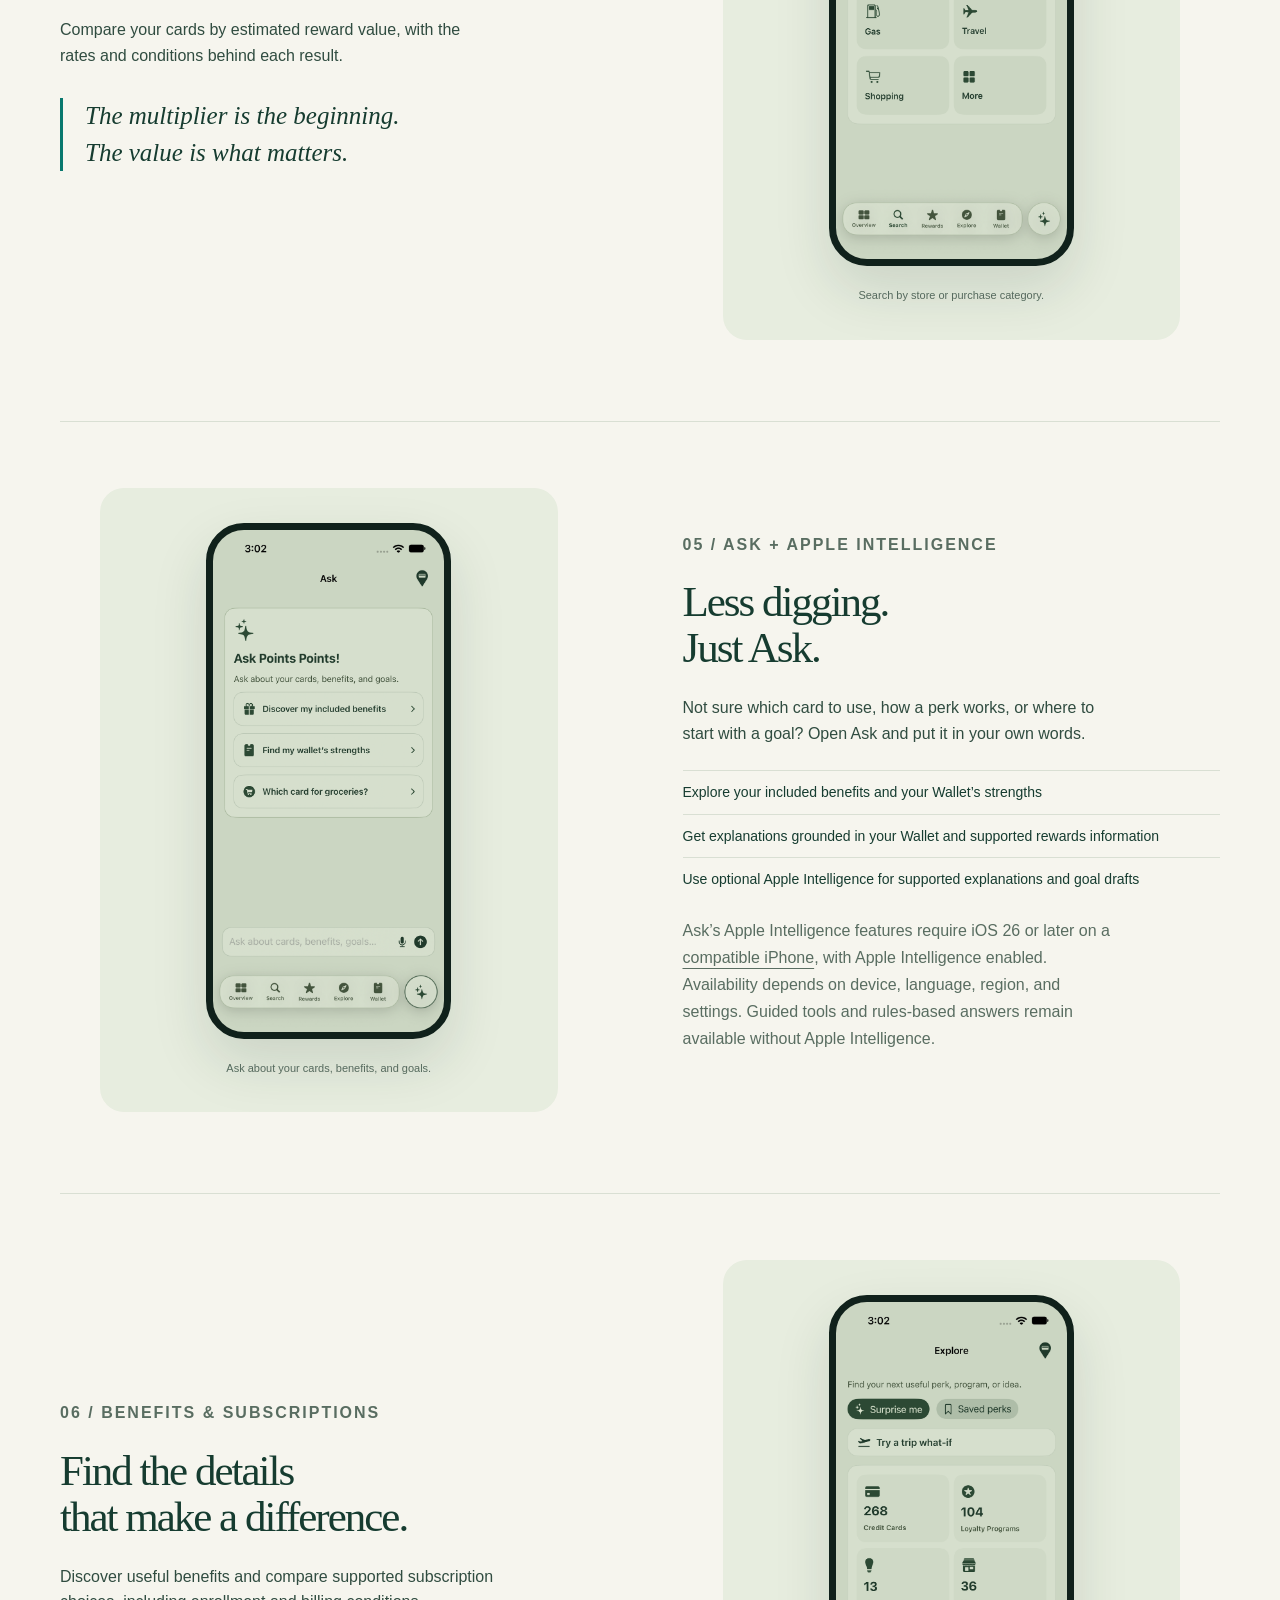
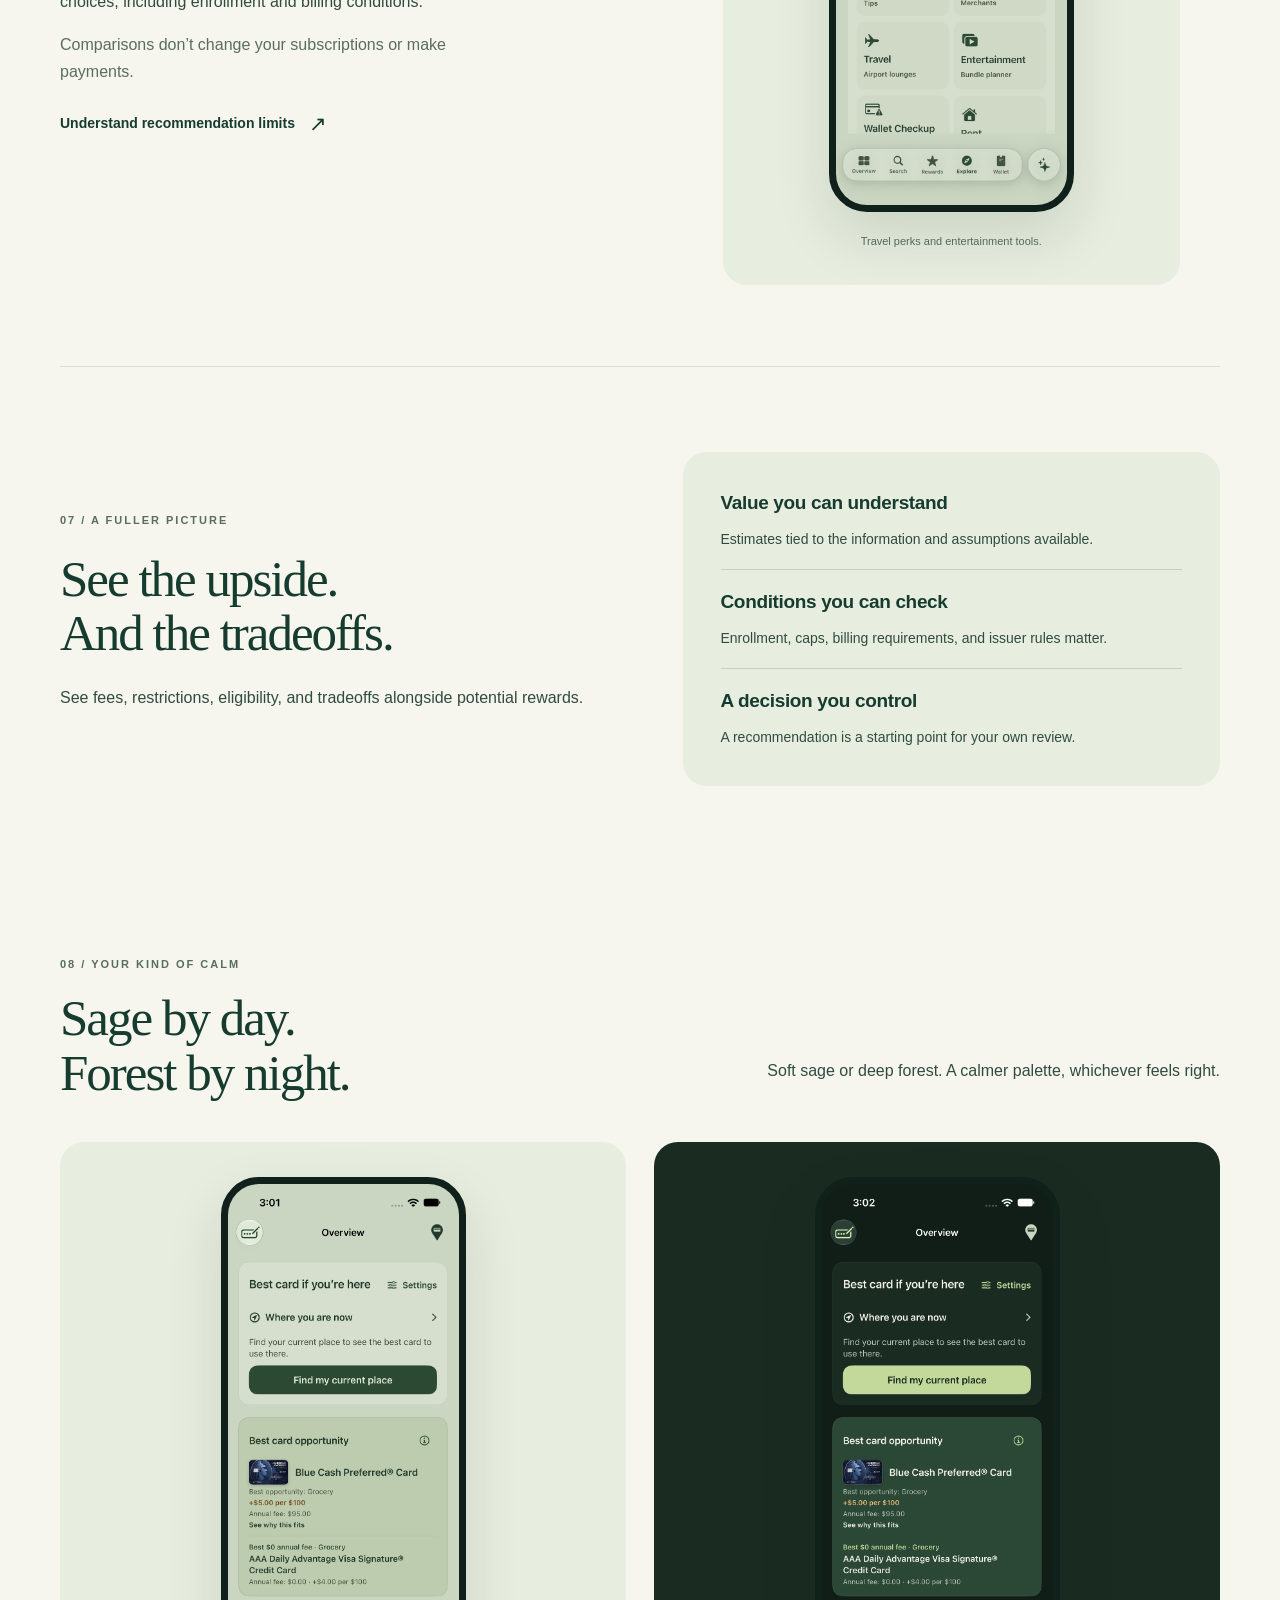
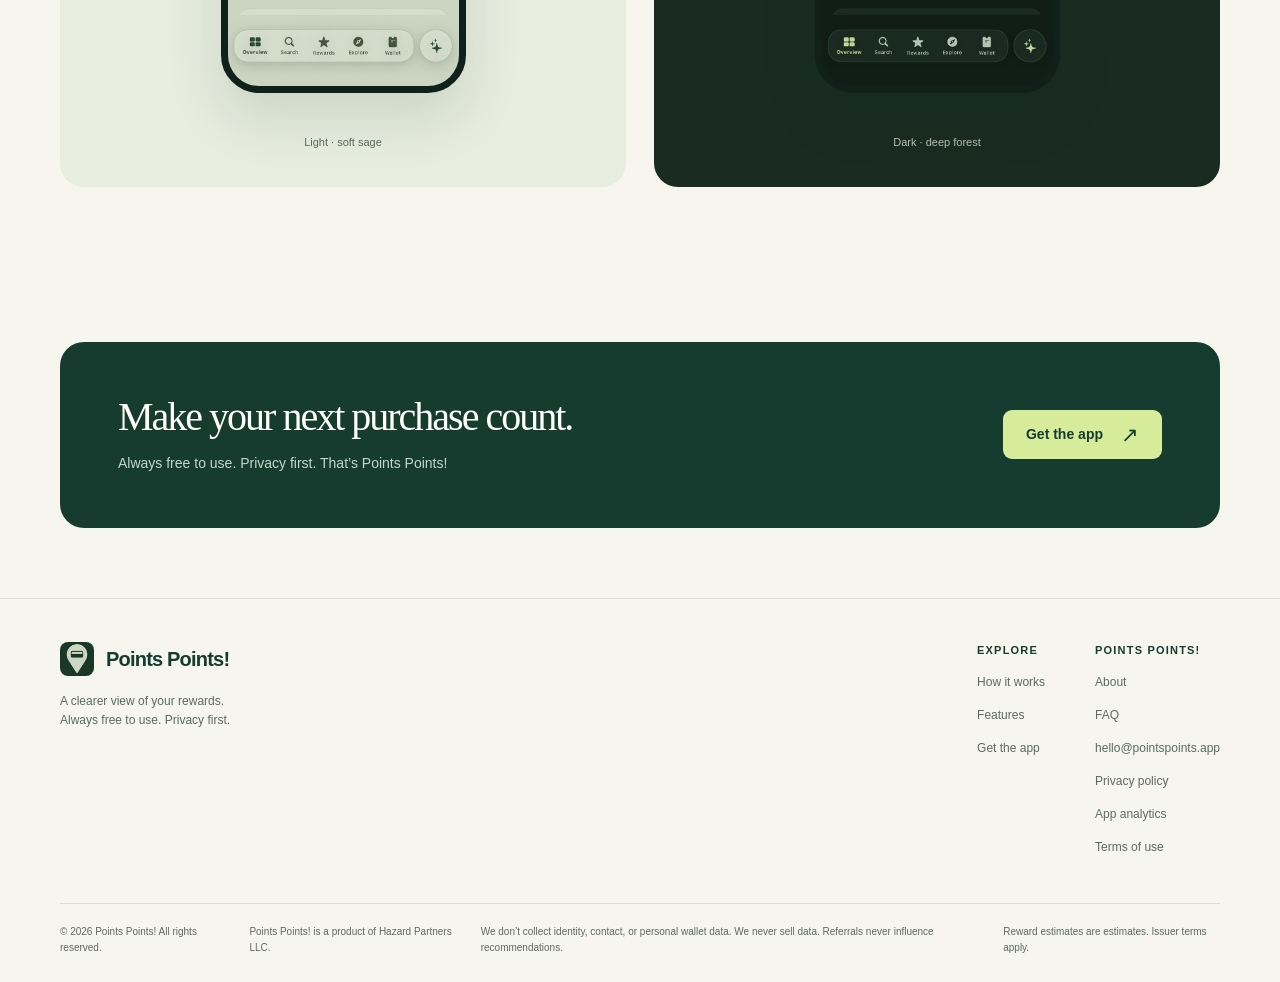
<file: features.html>
<!doctype html>
<html lang="en"><head><meta charset="utf-8"><meta name="viewport" content="width=device-width, initial-scale=1"><meta name="color-scheme" content="light"><meta name="theme-color" content="#163c30"><meta name="referrer" content="strict-origin-when-cross-origin"><title>Features — Points Points!</title><meta name="description" content="Discover location-aware Lock Screen card recommendations, points, benefits, and subscription tools. Always free to use. Privacy first."><meta property="og:type" content="website"><meta property="og:site_name" content="Points Points!"><meta property="og:title" content="Features — Points Points!"><meta property="og:description" content="Discover location-aware Lock Screen card recommendations, points, benefits, and subscription tools. Always free to use. Privacy first."><meta property="og:image" content="https://pointspoints.app/assets/social-preview.png?v=inverted-solid-20261016"><meta property="og:image:alt" content="Points Points! More value. Every time you spend. Always free to use. Privacy first."><meta name="twitter:card" content="summary_large_image"><link rel="icon" type="image/x-icon" href="favicon.ico?v=solid-forest-20261016"><link rel="icon" type="image/png" sizes="32x32" href="assets/favicon-solid-forest-32.png"><link rel="icon" type="image/png" sizes="16x16" href="assets/favicon-solid-forest-16.png"><link rel="apple-touch-icon" href="assets/apple-touch-icon.png?v=inverted-solid-20261016"><link rel="stylesheet" href="assets/styles.css?v=sage-forest-20261016"><script src="assets/site-config.js" defer></script><script src="assets/site.js" defer></script><link rel="canonical" href="https://pointspoints.app/features.html"><meta property="og:url" content="https://pointspoints.app/features.html"></head><body><a class="skip-link" href="#main">Skip to content</a><header class="header"><div class="container nav"><a class="brand" href="index.html" aria-label="Points Points! home"><img src="assets/logo.png?v=inverted-solid-20261016" width="34" height="34" alt="">Points Points!</a><button class="menu-toggle" aria-controls="navigation" aria-expanded="false" type="button">Menu</button><nav id="navigation" class="nav-links" aria-label="Main navigation"><a href="how-it-works.html" >How it works</a><a href="features.html" aria-current=page>Features</a><a href="support.html" >FAQ</a><a class="button small" href="get-the-app.html" data-app-link>Get the app<span class="arrow" aria-hidden="true">↗</span></a></nav></div></header><main id="main"><div class="container"><section class="page-heading "><p class="eyebrow">The app</p><h1>Make more of<br>what you <em>already have.</em></h1><p class="lede">Set goals for a more personal experience. Then compare your credit cards, discover benefits, and get optional Lock Screen suggestions when you arrive.</p></section></div><section class="container feature-detail" id="goals"><div class="split"><figure class="walkthrough-image"><div class="phone "><img src="assets/app-goals.webp?v=current-app-20261016" alt="Example Points Points! goal on Overview, named Anniversary weekend, with manually recorded progress of 12,000 of 25,000 MileagePlus miles" width="720" height="1565" loading="lazy" decoding="async"></div><figcaption class="screen-caption">Example goal with manually recorded progress.</figcaption></figure><div class="split-copy"><p class="eyebrow">01 / Goals &amp; personalization</p><h2>Start with a goal.<br>Make rewards personal.</h2><p>A trip on points. A hotel stay. A status milestone. Make supported recommendations reflect your goals.</p><ul class="list-clean"><li>Supported points and status goals</li><li>A personal goal name and a pin on Overview</li><li>Manual progress updates and program preferences</li></ul><p class="small-copy">Goals are optional. Progress is recorded manually, without a loyalty-account connection.</p><a class="text-link" href="how-it-works.html#goals">Explore goals <span class="arrow" aria-hidden="true">↗</span></a></div></div></section>
<section class="container feature-detail" id="arrival-alerts"><div class="split"><div class="split-copy"><p class="eyebrow">02 / Location-aware recommendations</p><h2>Your best card.<br>Before you pay.</h2><p>Get an optional Lock Screen card suggestion when you arrive at a supported place.</p><ul class="list-clean"><li>You choose whether to enable location and notifications.</li><li>Personalized card comparisons run on your device.</li><li>Nearby and Search help when the place isn’t clear.</li></ul><p class="small-copy">Background arrival alerts require Always location access and notification permission, and depend on iOS delivery. You still select your payment card yourself.</p><a class="text-link" href="how-it-works.html#arrival-alerts">Explore arrival alerts <span class="arrow" aria-hidden="true">↗</span></a></div><figure class="arrival-visual"><div class="arrival-location"><span aria-hidden="true">↗</span> You’ve arrived</div><div class="arrival-notification"><div class="arrival-app"><img src="assets/app-icon.png?v=inverted-solid-20261016" width="32" height="32" alt=""><strong>Points Points!</strong><span>now</span></div><p class="arrival-answer">Use Amex Platinum</p><p class="arrival-detail">At this location · based on your Wallet and settings</p></div><figcaption>Illustrative notification, not an app screenshot.<br>Your alert names an eligible card from your Wallet.</figcaption></figure></div></section><section class="container section lockscreen-section" id="lock-screen-widget"><div class="split"><div class="split-copy"><p class="eyebrow">03 / Lock Screen widget</p><h2>A little widget.<br>A quicker check.</h2><p>See a suggested card at a glance with the optional Lock Screen widget.</p><a class="text-link" href="support.html#lock-screen-widget">About the Lock Screen widget <span class="arrow" aria-hidden="true">↗</span></a><p class="small-copy">Widget suggestions may show a previous result or an everyday default. iOS controls refresh timing.</p></div><figure class="lockscreen-preview"><div class="lockscreen-phone" role="img" aria-label="Illustration of an iPhone Lock Screen with a circular Points Points! Best Card Here widget labeled PLAT and a Use Amex Platinum notification"><div class="lockscreen-island" aria-hidden="true"></div><div class="lockscreen-clock"><div class="lockscreen-date">Thursday, October 15</div><div class="lockscreen-time">9:41</div></div><div class="lockscreen-widgets"><div class="lockscreen-widget"><svg width="19" height="14" viewBox="0 0 24 18" fill="none" aria-hidden="true"><rect x="1" y="1" width="22" height="16" rx="3" fill="currentColor"/><path d="M2 6h20" stroke="#263b2c" stroke-width="2"/></svg><span>PLAT</span></div></div><div class="lockscreen-alert"><div class="lockscreen-alert-app"><img src="assets/app-icon.png?v=inverted-solid-20261016" alt="" width="24" height="24"><strong>Points Points!</strong><span>now</span></div><p>Use Amex Platinum</p><span>At this location · based on your Wallet and settings</span></div><div class="lockscreen-home" aria-hidden="true"></div></div><figcaption>Lock Screen illustration · “Best Card Here” widget<br>Example card and notification; actual content depends on your Wallet.</figcaption></figure></div></section><section class="container feature-detail"><div class="split"><div class="split-copy"><p class="eyebrow">04 / Card comparisons</p><h2>A recommendation<br>with a reason.</h2><p>Compare your cards by estimated reward value, with the rates and conditions behind each result.</p><blockquote class="pullquote">The multiplier is the beginning.<br>The value is what matters.</blockquote></div><figure class="walkthrough-image"><div class="phone "><img src="assets/app-search.webp?v=current-app-20261016" alt="Points Points! Search screen with purchase categories" width="720" height="1565" loading="eager" fetchpriority="high" decoding="async"></div><figcaption class="screen-caption">Search by store or purchase category.</figcaption></figure></div></section>

<section class="container feature-detail" id="ask"><div class="split"><figure class="walkthrough-image"><div class="phone "><img src="assets/app-ask.webp?v=ask-20261016" alt="Points Points! Ask tab with suggested questions about included benefits, Wallet strengths, and which card to use for groceries" width="720" height="1565" loading="lazy" decoding="async"></div><figcaption class="screen-caption">Ask about your cards, benefits, and goals.</figcaption></figure><div class="split-copy"><p class="eyebrow">05 / Ask + Apple Intelligence</p><h2>Less digging.<br>Just Ask.</h2><p>Not sure which card to use, how a perk works, or where to start with a goal? Open Ask and put it in your own words.</p><ul class="list-clean"><li>Explore your included benefits and your Wallet’s strengths</li><li>Get explanations grounded in your Wallet and supported rewards information</li><li>Use optional Apple Intelligence for supported explanations and goal drafts</li></ul><p class="small-copy">Ask’s Apple Intelligence features require iOS 26 or later on a <a href="https://support.apple.com/121115">compatible iPhone</a>, with Apple Intelligence enabled. Availability depends on device, language, region, and settings. Guided tools and rules-based answers remain available without Apple Intelligence.</p></div></div></section>
<section class="container feature-detail"><div class="split"><div class="split-copy"><p class="eyebrow">06 / Benefits &amp; subscriptions</p><h2>Find the details<br>that make a difference.</h2><p>Discover useful benefits and compare supported subscription choices, including enrollment and billing conditions.</p><p class="small-copy">Comparisons don’t change your subscriptions or make payments.</p><a href="support.html#recommendations" class="text-link">Understand recommendation limits <span class="arrow" aria-hidden="true">↗</span></a></div><figure class="walkthrough-image"><div class="phone "><img src="assets/app-explore.webp?v=current-app-20261016" alt="Points Points! Explore in sage green showing cards, loyalty programs, travel, and entertainment" width="720" height="1565" loading="lazy" decoding="async"></div><figcaption class="screen-caption">Travel perks and entertainment tools.</figcaption></figure></div></section>
<section class="container section"><div class="split"><div><p class="eyebrow">07 / A fuller picture</p><h2>See the upside.<br>And the tradeoffs.</h2><p>See fees, restrictions, eligibility, and tradeoffs alongside potential rewards.</p></div><div class="explain-panel"><div class="term"><h3>Value you can understand</h3><p>Estimates tied to the information and assumptions available.</p></div><div class="term"><h3>Conditions you can check</h3><p>Enrollment, caps, billing requirements, and issuer rules matter.</p></div><div class="term"><h3>A decision you control</h3><p>A recommendation is a starting point for your own review.</p></div></div></div></section><section class="container section appearance-preview" aria-labelledby="appearance-heading"><div class="section-heading"><div><p class="eyebrow">08 / Your kind of calm</p><h2 id="appearance-heading">Sage by day.<br>Forest by night.</h2></div><p>Soft sage or deep forest. A calmer palette, whichever feels right.</p></div><div class="appearance-pair"><figure class="walkthrough-image"><div class="phone"><img src="assets/app-overview-light.webp?v=current-app-20261016" alt="Points Points! Overview in the sage green light theme" width="720" height="1565" loading="lazy" decoding="async"></div><figcaption class="screen-caption">Light · soft sage</figcaption></figure><figure class="walkthrough-image appearance-dark"><div class="phone"><img src="assets/app-overview-dark.webp?v=current-app-20261016" alt="The same Points Points! Overview in the deep forest green dark theme" width="720" height="1565" loading="lazy" decoding="async"></div><figcaption class="screen-caption">Dark · deep forest</figcaption></figure></div></section><section class="container"><div class="cta"><div><h2>Make your next purchase count.</h2><p>Always free to use. Privacy first. That’s Points Points!</p></div><a class="button light" href="get-the-app.html" data-app-link>Get the app<span class="arrow" aria-hidden="true">↗</span></a></div></section></main><footer class="footer"><div class="container"><div class="footer-top"><div><a class="brand" href="index.html"><img src="assets/logo.png?v=inverted-solid-20261016" width="34" height="34" alt="">Points Points!</a><p>A clearer view of your rewards.<br>Always free to use. Privacy first.</p></div><div class="footer-links"><div><strong>Explore</strong><a href="how-it-works.html">How it works</a><a href="features.html">Features</a><a href="get-the-app.html" data-app-link>Get the app</a></div><div><strong>Points Points!</strong><a href="about.html">About</a><a href="support.html">FAQ</a><a href="mailto:hello@pointspoints.app">hello@pointspoints.app</a><a href="privacy.html">Privacy policy</a><a href="app-analytics.html">App analytics</a><a href="terms.html">Terms of use</a></div></div></div><div class="footer-bottom"><span>© 2026 Points Points! All rights reserved.</span><span>Points Points! is a product of Hazard Partners LLC.</span><span>We don’t collect identity, contact, or personal wallet data. We never sell data. Referrals never influence recommendations.</span><span>Reward estimates are estimates. Issuer terms apply.</span></div></div></footer></body></html>
</file>
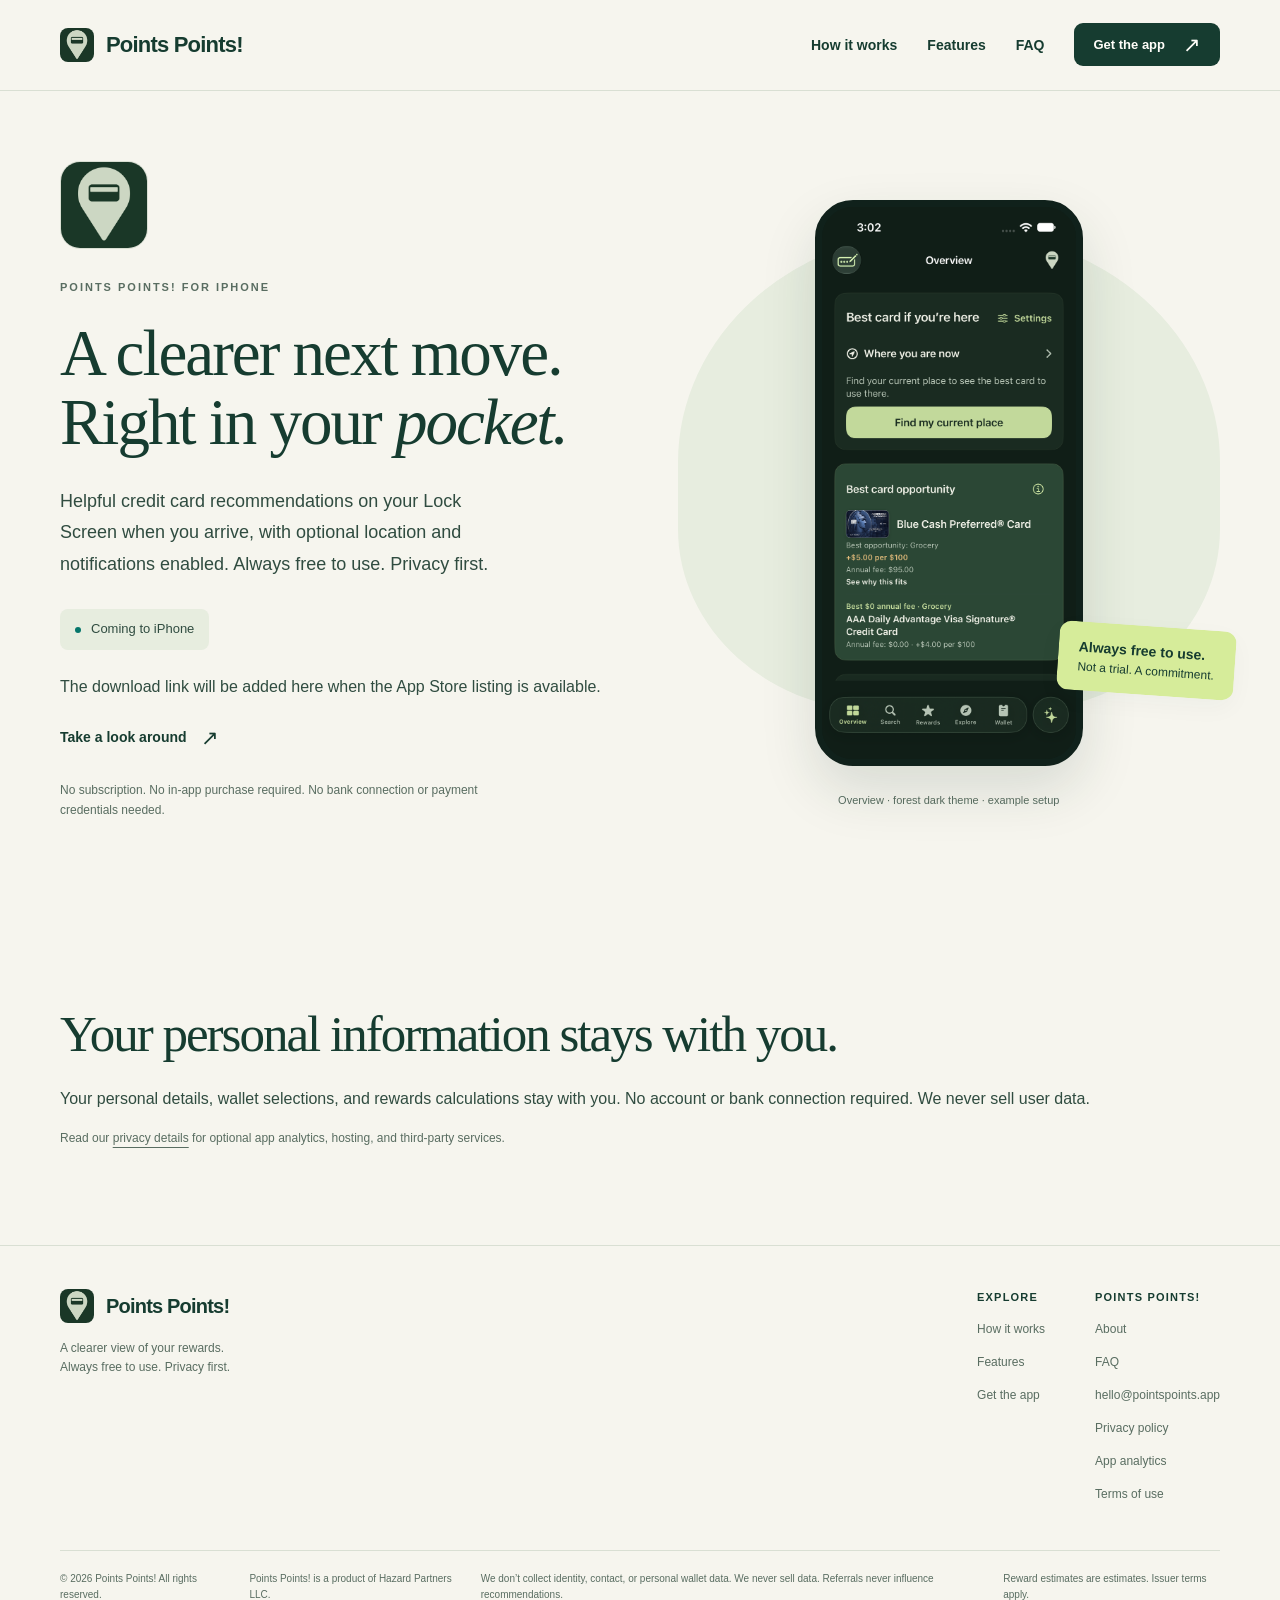
<file: get-the-app.html>
<!doctype html>
<html lang="en"><head><meta charset="utf-8"><meta name="viewport" content="width=device-width, initial-scale=1"><meta name="color-scheme" content="light"><meta name="theme-color" content="#163c30"><meta name="referrer" content="strict-origin-when-cross-origin"><title>Get the app — Points Points!</title><meta name="description" content="Points Points! for iPhone. Always free to use, privacy first, with no bank connection required. Check download availability."><meta property="og:type" content="website"><meta property="og:site_name" content="Points Points!"><meta property="og:title" content="Get the app — Points Points!"><meta property="og:description" content="Points Points! for iPhone. Always free to use, privacy first, with no bank connection required. Check download availability."><meta property="og:image" content="https://pointspoints.app/assets/social-preview.png?v=inverted-solid-20261016"><meta property="og:image:alt" content="Points Points! More value. Every time you spend. Always free to use. Privacy first."><meta name="twitter:card" content="summary_large_image"><link rel="icon" type="image/x-icon" href="favicon.ico?v=solid-forest-20261016"><link rel="icon" type="image/png" sizes="32x32" href="assets/favicon-solid-forest-32.png"><link rel="icon" type="image/png" sizes="16x16" href="assets/favicon-solid-forest-16.png"><link rel="apple-touch-icon" href="assets/apple-touch-icon.png?v=inverted-solid-20261016"><link rel="stylesheet" href="assets/styles.css?v=sage-forest-20261016"><script src="assets/site-config.js" defer></script><script src="assets/site.js" defer></script><link rel="canonical" href="https://pointspoints.app/get-the-app.html"><meta property="og:url" content="https://pointspoints.app/get-the-app.html"></head><body><a class="skip-link" href="#main">Skip to content</a><header class="header"><div class="container nav"><a class="brand" href="index.html" aria-label="Points Points! home"><img src="assets/logo.png?v=inverted-solid-20261016" width="34" height="34" alt="">Points Points!</a><button class="menu-toggle" aria-controls="navigation" aria-expanded="false" type="button">Menu</button><nav id="navigation" class="nav-links" aria-label="Main navigation"><a href="how-it-works.html" >How it works</a><a href="features.html" >Features</a><a href="support.html" >FAQ</a><a class="button small" href="get-the-app.html" data-app-link>Get the app<span class="arrow" aria-hidden="true">↗</span></a></nav></div></header><main id="main"><section class="container download-layout"><div><img class="app-icon" src="assets/app-icon.png?v=inverted-solid-20261016" alt="Points Points! app icon" width="88" height="88"><p class="eyebrow">Points Points! for iPhone</p><h1>A clearer next move.<br>Right in your <em>pocket.</em></h1><p class="lede">Helpful credit card recommendations on your Lock Screen when you arrive, with optional location and notifications enabled. Always free to use. Privacy first.</p><div data-prelaunch><p class="availability"><span class="dot" aria-hidden="true"></span>Coming to iPhone</p><p>The download link will be added here when the App Store listing is available.</p></div><div data-download hidden><a class="button " href="get-the-app.html" data-app-link>Download on the App Store<span class="arrow" aria-hidden="true">↗</span></a></div><a href="how-it-works.html" class="text-link">Take a look around <span class="arrow" aria-hidden="true">↗</span></a><p class="small-copy">No subscription. No in-app purchase required. No bank connection or payment credentials needed.</p></div><div><div class="visual-stage"><div class="phone "><img src="assets/app-overview-dark.webp?v=current-app-20261016" alt="Points Points! Overview in the forest dark theme showing nearby-card guidance and the best card opportunity" width="720" height="1565" loading="eager" fetchpriority="high" decoding="async"></div><div class="floating-note second"><strong>Always free to use.</strong>Not a trial. A commitment.</div></div><p class="screen-caption">Overview · forest dark theme · example setup</p></div></section><section class="container section"><h2>Your personal information stays with you.</h2><p>Your personal details, wallet selections, and rewards calculations stay with you. No account or bank connection required. We never sell user data.</p><p class="small-copy">Read our <a href="privacy.html">privacy details</a> for optional app analytics, hosting, and third-party services.</p></section></main><footer class="footer"><div class="container"><div class="footer-top"><div><a class="brand" href="index.html"><img src="assets/logo.png?v=inverted-solid-20261016" width="34" height="34" alt="">Points Points!</a><p>A clearer view of your rewards.<br>Always free to use. Privacy first.</p></div><div class="footer-links"><div><strong>Explore</strong><a href="how-it-works.html">How it works</a><a href="features.html">Features</a><a href="get-the-app.html" data-app-link>Get the app</a></div><div><strong>Points Points!</strong><a href="about.html">About</a><a href="support.html">FAQ</a><a href="mailto:hello@pointspoints.app">hello@pointspoints.app</a><a href="privacy.html">Privacy policy</a><a href="app-analytics.html">App analytics</a><a href="terms.html">Terms of use</a></div></div></div><div class="footer-bottom"><span>© 2026 Points Points! All rights reserved.</span><span>Points Points! is a product of Hazard Partners LLC.</span><span>We don’t collect identity, contact, or personal wallet data. We never sell data. Referrals never influence recommendations.</span><span>Reward estimates are estimates. Issuer terms apply.</span></div></div></footer></body></html>
</file>
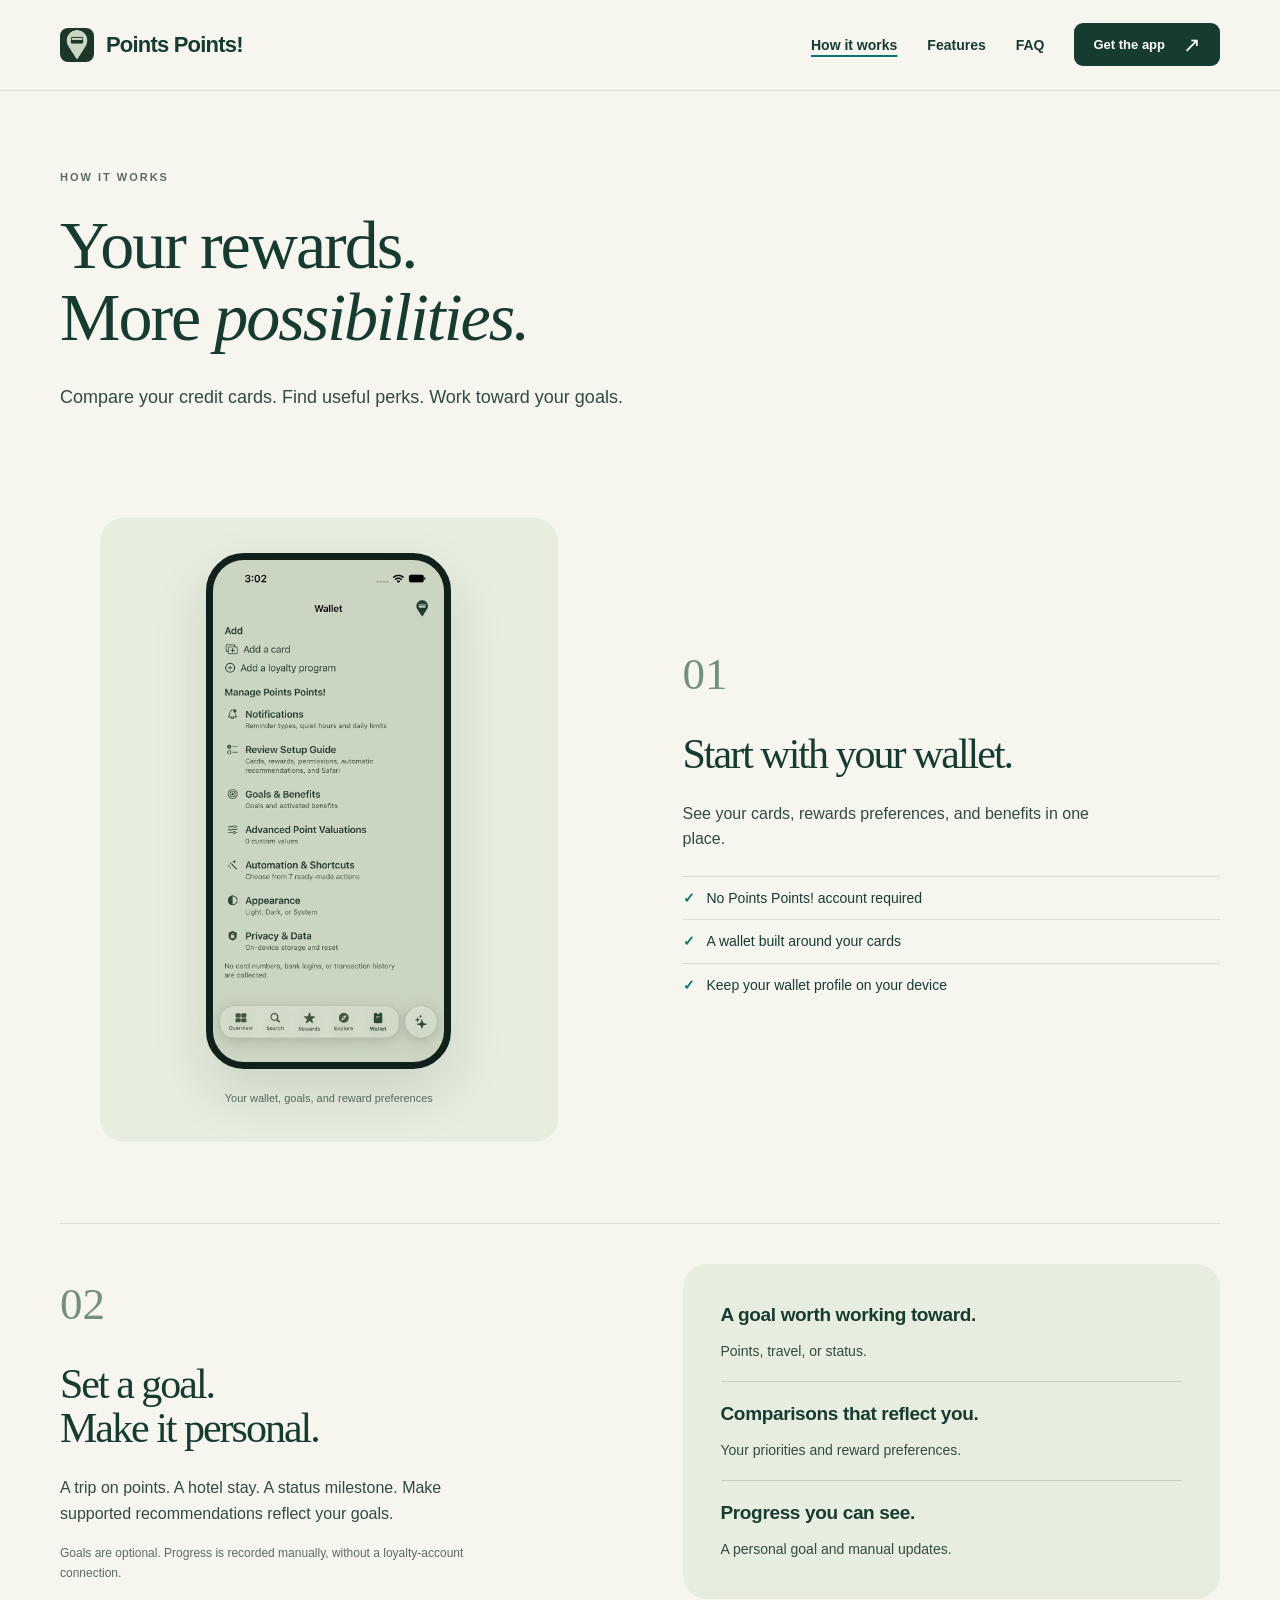
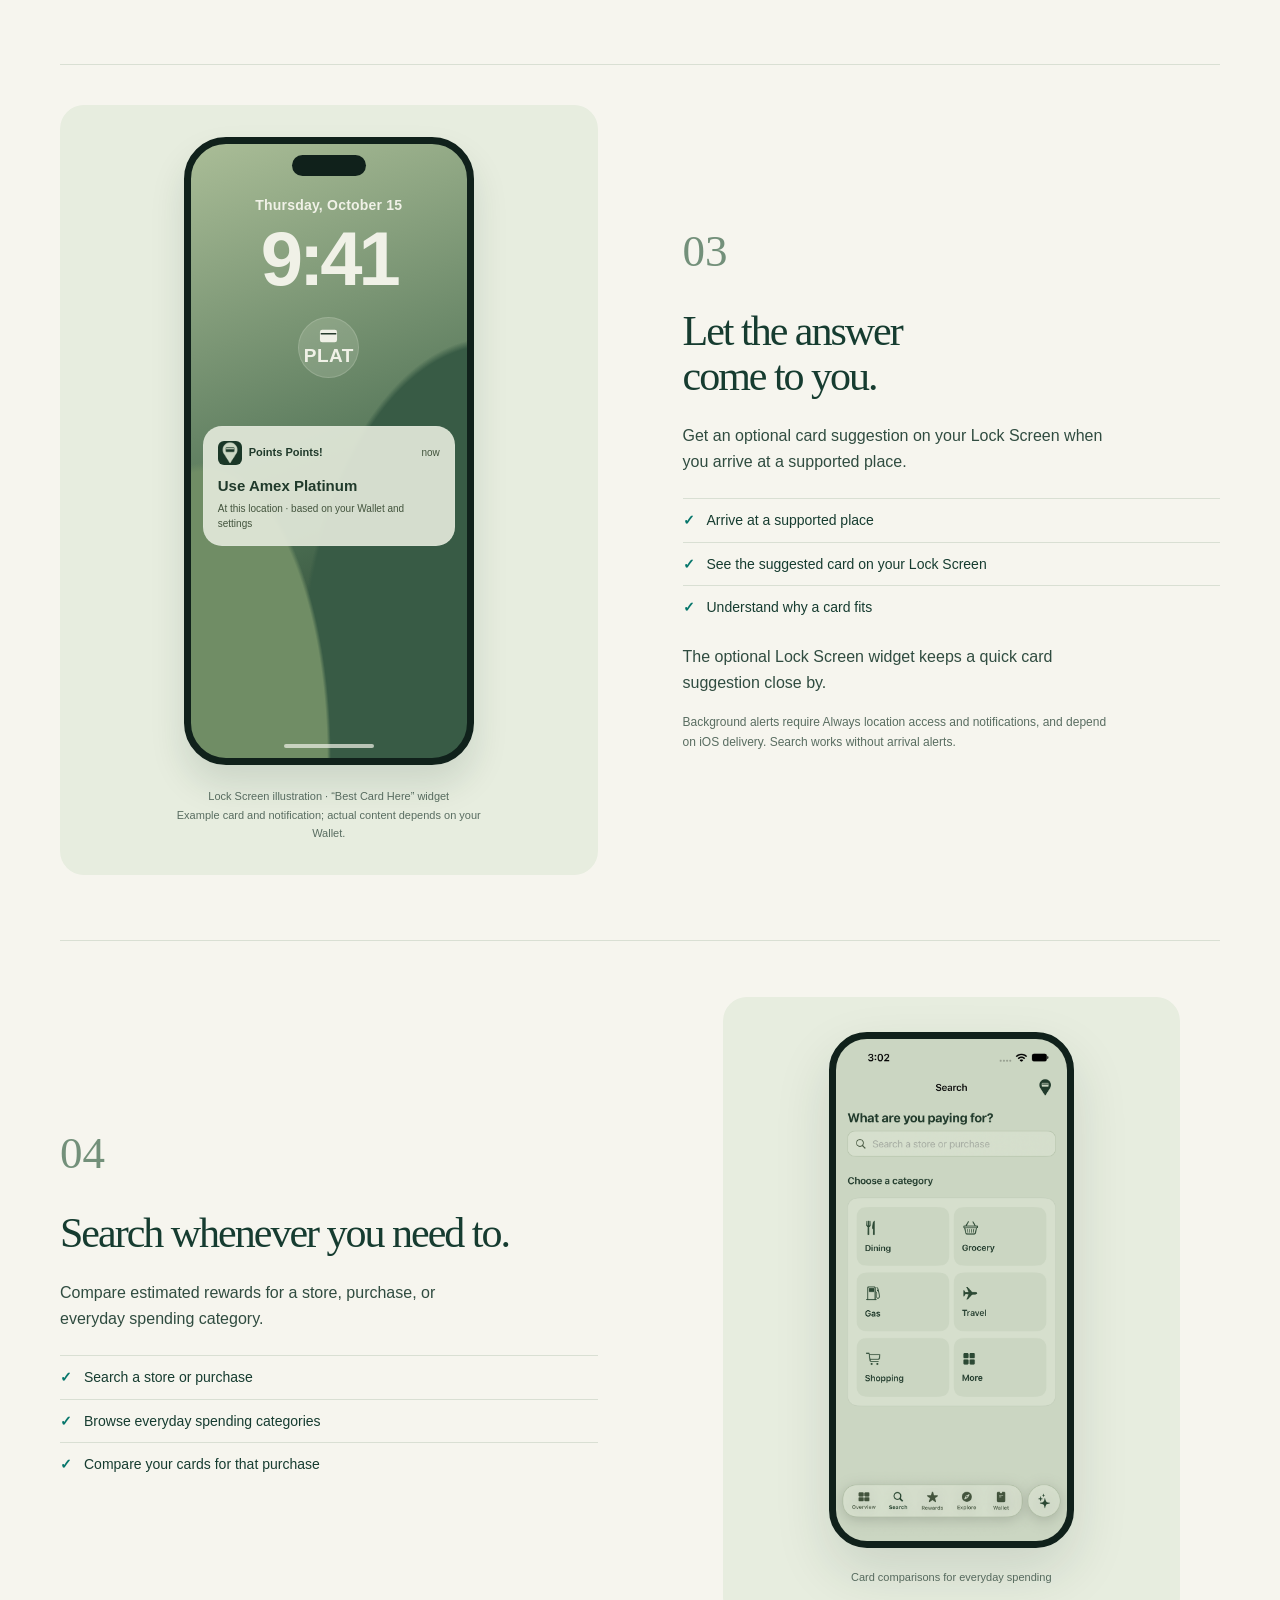
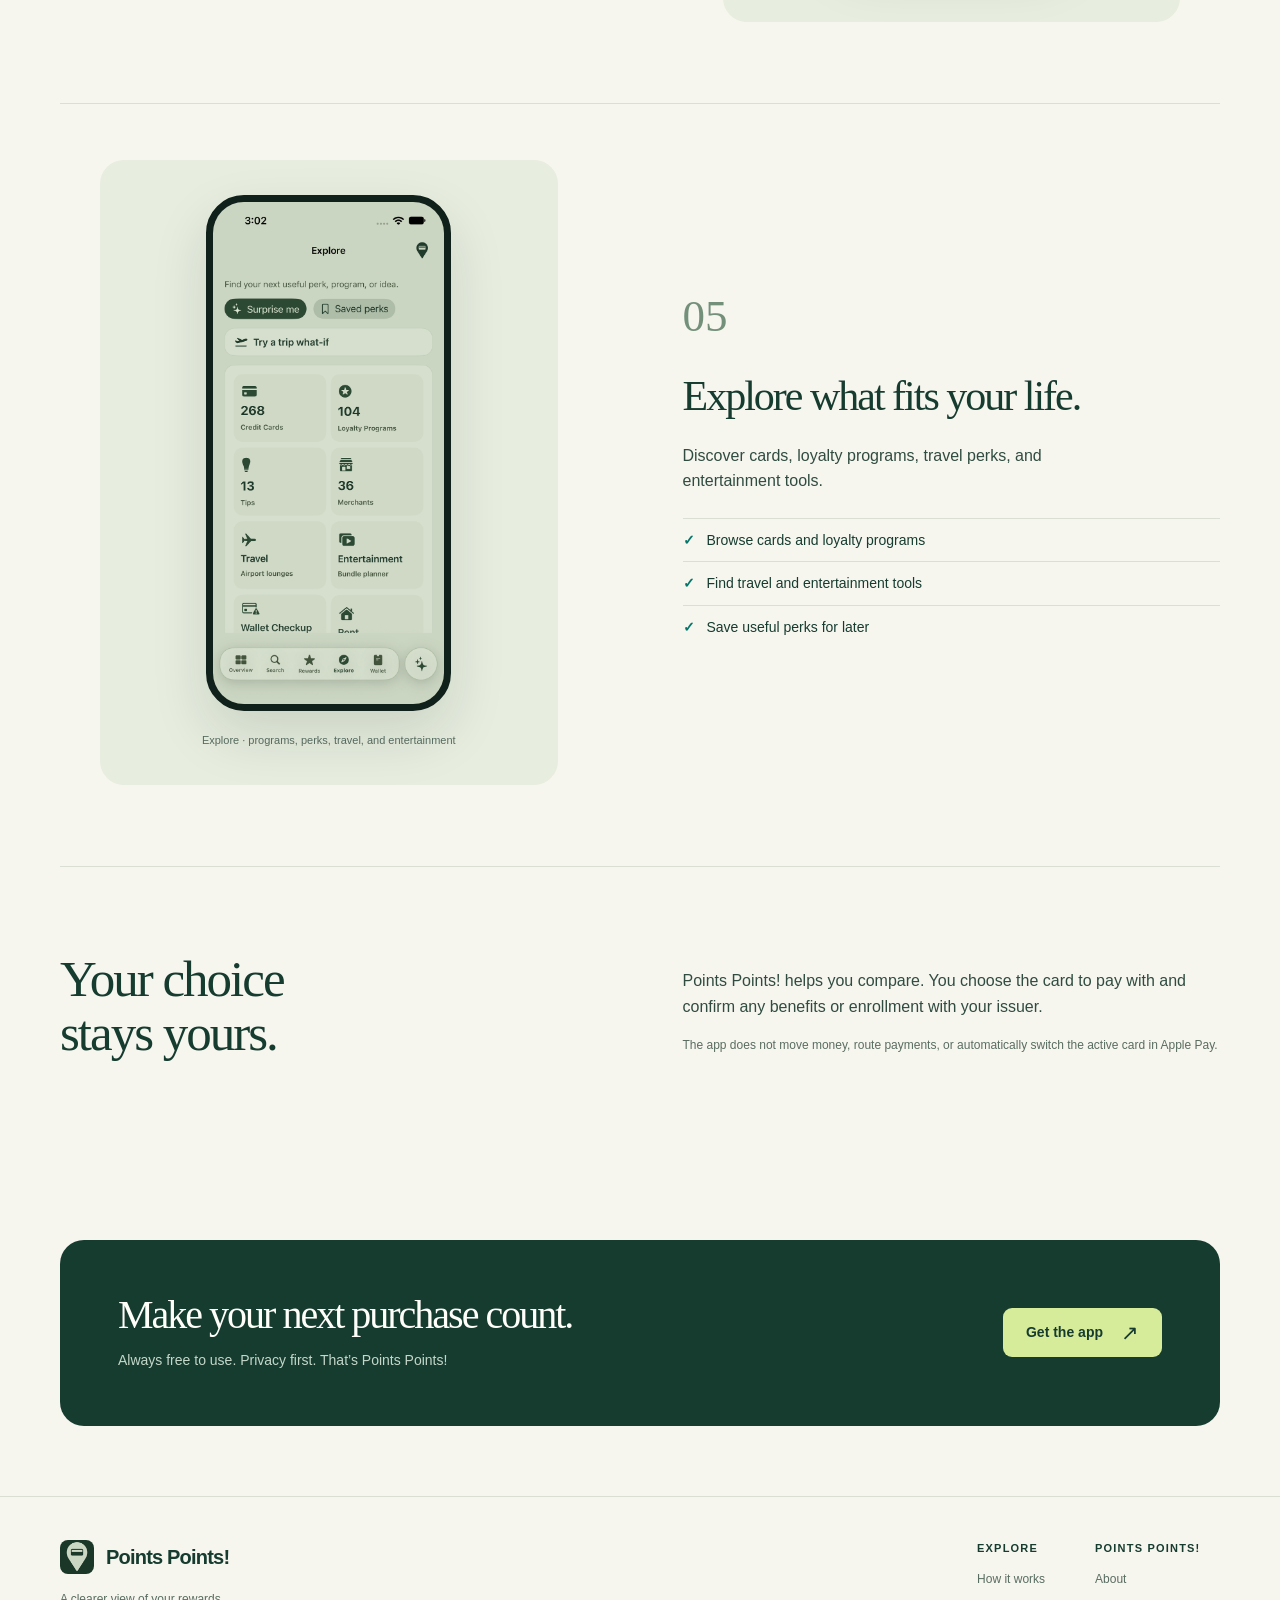
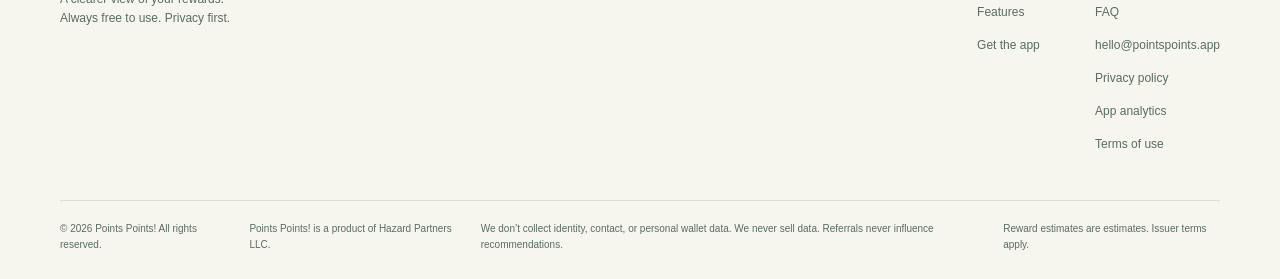
<file: how-it-works.html>
<!doctype html>
<html lang="en"><head><meta charset="utf-8"><meta name="viewport" content="width=device-width, initial-scale=1"><meta name="color-scheme" content="light"><meta name="theme-color" content="#163c30"><meta name="referrer" content="strict-origin-when-cross-origin"><title>How it works — Points Points!</title><meta name="description" content="Add your cards, set a supported goal, and personalize your reward comparisons. Follow the setup steps for goals, Search, and optional arrival alerts."><meta property="og:type" content="website"><meta property="og:site_name" content="Points Points!"><meta property="og:title" content="How it works — Points Points!"><meta property="og:description" content="Add your cards, set a supported goal, and personalize your reward comparisons. Follow the setup steps for goals, Search, and optional arrival alerts."><meta property="og:image" content="https://pointspoints.app/assets/social-preview.png?v=inverted-solid-20261016"><meta property="og:image:alt" content="Points Points! More value. Every time you spend. Always free to use. Privacy first."><meta name="twitter:card" content="summary_large_image"><link rel="icon" type="image/x-icon" href="favicon.ico?v=solid-forest-20261016"><link rel="icon" type="image/png" sizes="32x32" href="assets/favicon-solid-forest-32.png"><link rel="icon" type="image/png" sizes="16x16" href="assets/favicon-solid-forest-16.png"><link rel="apple-touch-icon" href="assets/apple-touch-icon.png?v=inverted-solid-20261016"><link rel="stylesheet" href="assets/styles.css?v=sage-forest-20261016"><script src="assets/site-config.js" defer></script><script src="assets/site.js" defer></script><link rel="canonical" href="https://pointspoints.app/how-it-works.html"><meta property="og:url" content="https://pointspoints.app/how-it-works.html"></head><body><a class="skip-link" href="#main">Skip to content</a><header class="header"><div class="container nav"><a class="brand" href="index.html" aria-label="Points Points! home"><img src="assets/logo.png?v=inverted-solid-20261016" width="34" height="34" alt="">Points Points!</a><button class="menu-toggle" aria-controls="navigation" aria-expanded="false" type="button">Menu</button><nav id="navigation" class="nav-links" aria-label="Main navigation"><a href="how-it-works.html" aria-current=page>How it works</a><a href="features.html" >Features</a><a href="support.html" >FAQ</a><a class="button small" href="get-the-app.html" data-app-link>Get the app<span class="arrow" aria-hidden="true">↗</span></a></nav></div></header><main id="main"><div class="container"><section class="page-heading "><p class="eyebrow">How it works</p><h1>Your rewards.<br>More <em>possibilities.</em></h1><p class="lede">Compare your credit cards. Find useful perks. Work toward your goals.</p></section></div><section class="container walkthrough"><div class="split"><div class="split-copy"><p class="step-label">01</p><h2>Start with your wallet.</h2><p>See your cards, rewards preferences, and benefits in one place.</p><ul class="list-clean"><li><span class="check" aria-hidden="true">✓</span>No Points Points! account required</li><li><span class="check" aria-hidden="true">✓</span>A wallet built around your cards</li><li><span class="check" aria-hidden="true">✓</span>Keep your wallet profile on your device</li></ul></div><figure class="walkthrough-image"><div class="phone small-phone"><img src="assets/app-wallet.webp?v=current-app-20261016" alt="Points Points! Wallet showing Review Setup Guide, Goals and Benefits, and Advanced Point Valuations" width="720" height="1565" loading="eager" fetchpriority="high" decoding="async"></div><figcaption class="screen-caption">Your wallet, goals, and reward preferences</figcaption></figure></div></section><section class="container walkthrough" id="goals"><div class="split"><div class="split-copy"><p class="step-label">02</p><h2>Set a goal.<br>Make it personal.</h2><p>A trip on points. A hotel stay. A status milestone. Make supported recommendations reflect your goals.</p><p class="small-copy">Goals are optional. Progress is recorded manually, without a loyalty-account connection.</p></div><div class="explain-panel"><div class="term"><h3>A goal worth working toward.</h3><p>Points, travel, or status.</p></div><div class="term"><h3>Comparisons that reflect you.</h3><p>Your priorities and reward preferences.</p></div><div class="term"><h3>Progress you can see.</h3><p>A personal goal and manual updates.</p></div></div></div></section><section class="container walkthrough" id="arrival-alerts"><div class="split"><div class="split-copy"><p class="step-label">03</p><h2>Let the answer<br>come to you.</h2><p>Get an optional card suggestion on your Lock Screen when you arrive at a supported place.</p><ul class="list-clean"><li><span class="check" aria-hidden="true">✓</span>Arrive at a supported place</li><li><span class="check" aria-hidden="true">✓</span>See the suggested card on your Lock Screen</li><li><span class="check" aria-hidden="true">✓</span>Understand why a card fits</li></ul><p>The optional Lock Screen widget keeps a quick card suggestion close by.</p><p class="small-copy">Background alerts require Always location access and notifications, and depend on iOS delivery. Search works without arrival alerts.</p></div><figure class="lockscreen-preview"><div class="lockscreen-phone" role="img" aria-label="Illustration of an iPhone Lock Screen with a circular Points Points! Best Card Here widget labeled PLAT and a Use Amex Platinum notification"><div class="lockscreen-island" aria-hidden="true"></div><div class="lockscreen-clock"><div class="lockscreen-date">Thursday, October 15</div><div class="lockscreen-time">9:41</div></div><div class="lockscreen-widgets"><div class="lockscreen-widget"><svg width="19" height="14" viewBox="0 0 24 18" fill="none" aria-hidden="true"><rect x="1" y="1" width="22" height="16" rx="3" fill="currentColor"/><path d="M2 6h20" stroke="#263b2c" stroke-width="2"/></svg><span>PLAT</span></div></div><div class="lockscreen-alert"><div class="lockscreen-alert-app"><img src="assets/app-icon.png?v=inverted-solid-20261016" alt="" width="24" height="24"><strong>Points Points!</strong><span>now</span></div><p>Use Amex Platinum</p><span>At this location · based on your Wallet and settings</span></div><div class="lockscreen-home" aria-hidden="true"></div></div><figcaption>Lock Screen illustration · “Best Card Here” widget<br>Example card and notification; actual content depends on your Wallet.</figcaption></figure></div></section><section class="container walkthrough"><div class="split"><div class="split-copy"><p class="step-label">04</p><h2>Search whenever you need to.</h2><p>Compare estimated rewards for a store, purchase, or everyday spending category.</p><ul class="list-clean"><li><span class="check" aria-hidden="true">✓</span>Search a store or purchase</li><li><span class="check" aria-hidden="true">✓</span>Browse everyday spending categories</li><li><span class="check" aria-hidden="true">✓</span>Compare your cards for that purchase</li></ul></div><figure class="walkthrough-image"><div class="phone small-phone"><img src="assets/app-search.webp?v=current-app-20261016" alt="Points Points! Search showing a store search field and Dining, Grocery, Gas, Travel, Shopping, and More categories" width="720" height="1565" loading="lazy" decoding="async"></div><figcaption class="screen-caption">Card comparisons for everyday spending</figcaption></figure></div></section><section class="container walkthrough"><div class="split"><div class="split-copy"><p class="step-label">05</p><h2>Explore what fits your life.</h2><p>Discover cards, loyalty programs, travel perks, and entertainment tools.</p><ul class="list-clean"><li><span class="check" aria-hidden="true">✓</span>Browse cards and loyalty programs</li><li><span class="check" aria-hidden="true">✓</span>Find travel and entertainment tools</li><li><span class="check" aria-hidden="true">✓</span>Save useful perks for later</li></ul></div><figure class="walkthrough-image"><div class="phone small-phone"><img src="assets/app-explore.webp?v=current-app-20261016" alt="Points Points! Explore in sage green with travel and entertainment tools" width="720" height="1565" loading="lazy" decoding="async"></div><figcaption class="screen-caption">Explore · programs, perks, travel, and entertainment</figcaption></figure></div></section><section class="container section"><div class="split"><h2>Your choice<br>stays yours.</h2><div><p>Points Points! helps you compare. You choose the card to pay with and confirm any benefits or enrollment with your issuer.</p><p class="small-copy">The app does not move money, route payments, or automatically switch the active card in Apple Pay.</p></div></div></section><section class="container"><div class="cta"><div><h2>Make your next purchase count.</h2><p>Always free to use. Privacy first. That’s Points Points!</p></div><a class="button light" href="get-the-app.html" data-app-link>Get the app<span class="arrow" aria-hidden="true">↗</span></a></div></section></main><footer class="footer"><div class="container"><div class="footer-top"><div><a class="brand" href="index.html"><img src="assets/logo.png?v=inverted-solid-20261016" width="34" height="34" alt="">Points Points!</a><p>A clearer view of your rewards.<br>Always free to use. Privacy first.</p></div><div class="footer-links"><div><strong>Explore</strong><a href="how-it-works.html">How it works</a><a href="features.html">Features</a><a href="get-the-app.html" data-app-link>Get the app</a></div><div><strong>Points Points!</strong><a href="about.html">About</a><a href="support.html">FAQ</a><a href="mailto:hello@pointspoints.app">hello@pointspoints.app</a><a href="privacy.html">Privacy policy</a><a href="app-analytics.html">App analytics</a><a href="terms.html">Terms of use</a></div></div></div><div class="footer-bottom"><span>© 2026 Points Points! All rights reserved.</span><span>Points Points! is a product of Hazard Partners LLC.</span><span>We don’t collect identity, contact, or personal wallet data. We never sell data. Referrals never influence recommendations.</span><span>Reward estimates are estimates. Issuer terms apply.</span></div></div></footer></body></html>
</file>
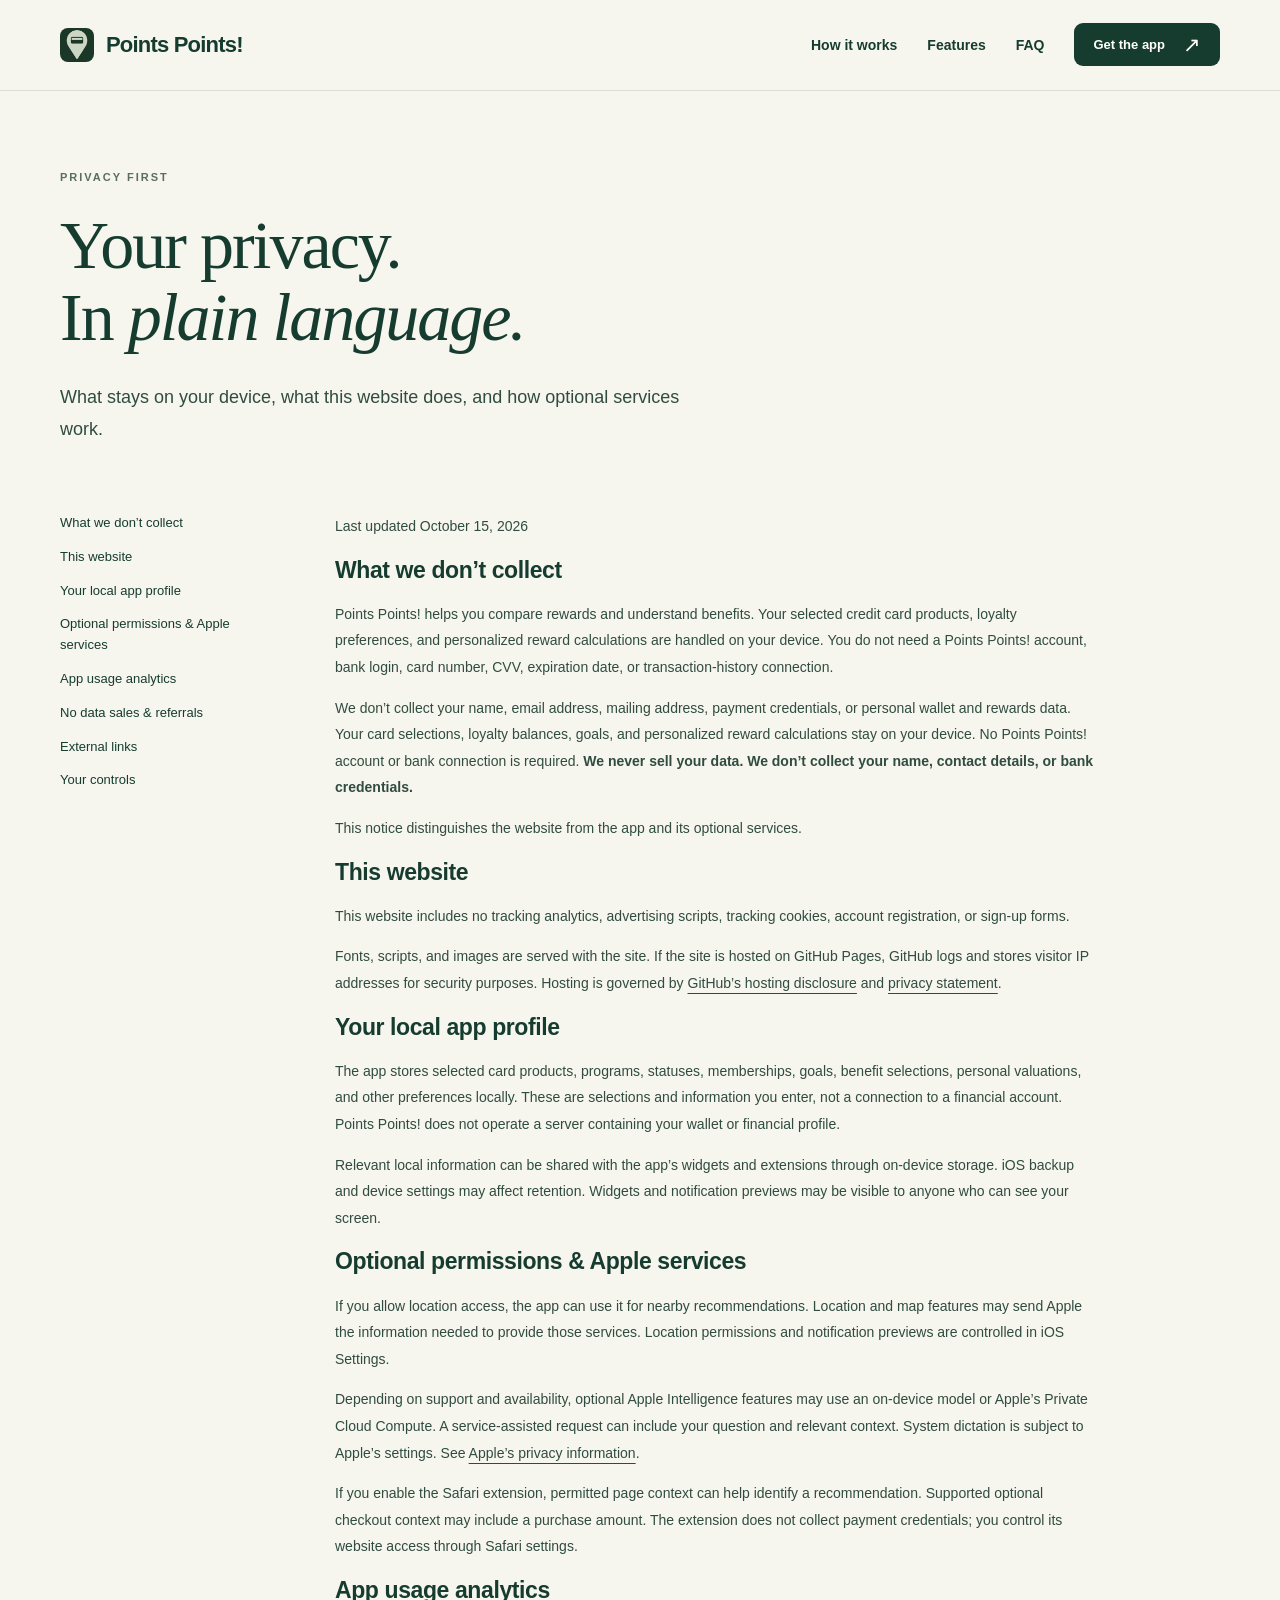
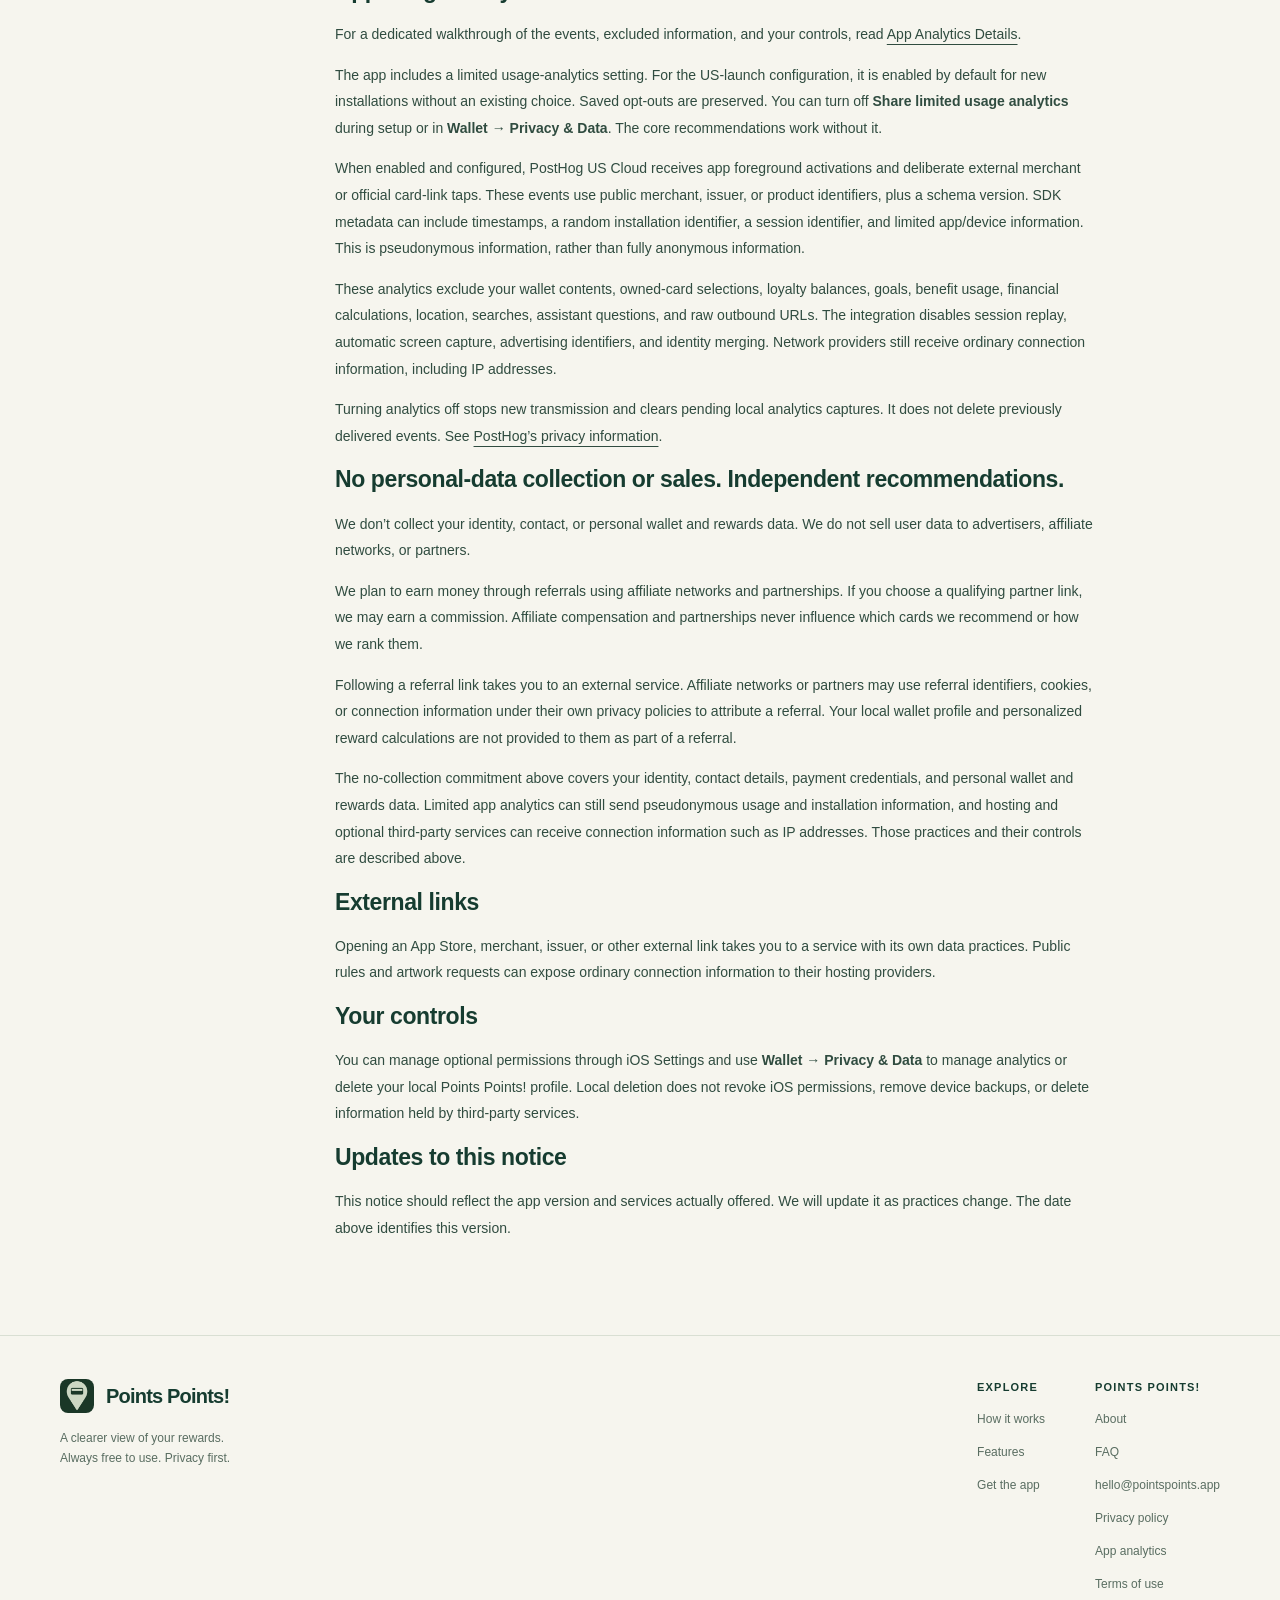
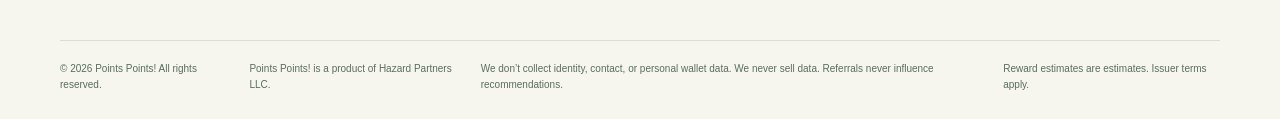
<file: privacy.html>
<!doctype html>
<html lang="en"><head><meta charset="utf-8"><meta name="viewport" content="width=device-width, initial-scale=1"><meta name="color-scheme" content="light"><meta name="theme-color" content="#163c30"><meta name="referrer" content="strict-origin-when-cross-origin"><title>Privacy policy — Points Points!</title><meta name="description" content="Understand Points Points! privacy: no collection of identity, contact, or personal wallet data; no data sales; independent referrals; and optional analytics controls."><meta property="og:type" content="website"><meta property="og:site_name" content="Points Points!"><meta property="og:title" content="Privacy policy — Points Points!"><meta property="og:description" content="Understand Points Points! privacy: no collection of identity, contact, or personal wallet data; no data sales; independent referrals; and optional analytics controls."><meta property="og:image" content="https://pointspoints.app/assets/social-preview.png?v=inverted-solid-20261016"><meta property="og:image:alt" content="Points Points! More value. Every time you spend. Always free to use. Privacy first."><meta name="twitter:card" content="summary_large_image"><link rel="icon" type="image/x-icon" href="favicon.ico?v=solid-forest-20261016"><link rel="icon" type="image/png" sizes="32x32" href="assets/favicon-solid-forest-32.png"><link rel="icon" type="image/png" sizes="16x16" href="assets/favicon-solid-forest-16.png"><link rel="apple-touch-icon" href="assets/apple-touch-icon.png?v=inverted-solid-20261016"><link rel="stylesheet" href="assets/styles.css?v=sage-forest-20261016"><script src="assets/site-config.js" defer></script><script src="assets/site.js" defer></script><link rel="canonical" href="https://pointspoints.app/privacy.html"><meta property="og:url" content="https://pointspoints.app/privacy.html"></head><body><a class="skip-link" href="#main">Skip to content</a><header class="header"><div class="container nav"><a class="brand" href="index.html" aria-label="Points Points! home"><img src="assets/logo.png?v=inverted-solid-20261016" width="34" height="34" alt="">Points Points!</a><button class="menu-toggle" aria-controls="navigation" aria-expanded="false" type="button">Menu</button><nav id="navigation" class="nav-links" aria-label="Main navigation"><a href="how-it-works.html" >How it works</a><a href="features.html" >Features</a><a href="support.html" >FAQ</a><a class="button small" href="get-the-app.html" data-app-link>Get the app<span class="arrow" aria-hidden="true">↗</span></a></nav></div></header><main id="main"><div class="container"><section class="page-heading "><p class="eyebrow">Privacy first</p><h1>Your privacy.<br>In <em>plain language.</em></h1><p class="lede">What stays on your device, what this website does, and how optional services work.</p></section></div><div class="container legal-layout"><nav class="legal-index" aria-label="Privacy sections"><a href="#overview">What we don’t collect</a><a href="#website">This website</a><a href="#local-profile">Your local app profile</a><a href="#permissions">Optional permissions & Apple services</a><a href="#analytics">App usage analytics</a><a href="#referrals">No data sales &amp; referrals</a><a href="#external">External links</a><a href="#controls">Your controls</a></nav><article class="legal-copy"><p class="small-copy">Last updated October 15, 2026</p><section id="overview"><h2>What we don’t collect</h2><p>Points Points! helps you compare rewards and understand benefits. Your selected credit card products, loyalty preferences, and personalized reward calculations are handled on your device. You do not need a Points Points! account, bank login, card number, CVV, expiration date, or transaction-history connection.</p><p>We don’t collect your name, email address, mailing address, payment credentials, or personal wallet and rewards data. Your card selections, loyalty balances, goals, and personalized reward calculations stay on your device. No Points Points! account or bank connection is required. <strong>We never sell your data. We don’t collect your name, contact details, or bank credentials.</strong></p><p>This notice distinguishes the website from the app and its optional services.</p></section><section id="website"><h2>This website</h2><p>This website includes no tracking analytics, advertising scripts, tracking cookies, account registration, or sign-up forms.</p><p>Fonts, scripts, and images are served with the site. If the site is hosted on GitHub Pages, GitHub logs and stores visitor IP addresses for security purposes. Hosting is governed by <a href="https://docs.github.com/en/pages/getting-started-with-github-pages/what-is-github-pages#data-collection" rel="noopener noreferrer">GitHub’s hosting disclosure</a> and <a href="https://docs.github.com/en/site-policy/privacy-policies/github-general-privacy-statement" rel="noopener noreferrer">privacy statement</a>.</p></section><section id="local-profile"><h2>Your local app profile</h2><p>The app stores selected card products, programs, statuses, memberships, goals, benefit selections, personal valuations, and other preferences locally. These are selections and information you enter, not a connection to a financial account. Points Points! does not operate a server containing your wallet or financial profile.</p><p>Relevant local information can be shared with the app’s widgets and extensions through on-device storage. iOS backup and device settings may affect retention. Widgets and notification previews may be visible to anyone who can see your screen.</p></section><section id="permissions"><h2>Optional permissions & Apple services</h2><p>If you allow location access, the app can use it for nearby recommendations. Location and map features may send Apple the information needed to provide those services. Location permissions and notification previews are controlled in iOS Settings.</p><p>Depending on support and availability, optional Apple Intelligence features may use an on-device model or Apple’s Private Cloud Compute. A service-assisted request can include your question and relevant context. System dictation is subject to Apple’s settings. See <a href="https://www.apple.com/legal/privacy/" rel="noopener noreferrer">Apple’s privacy information</a>.</p><p>If you enable the Safari extension, permitted page context can help identify a recommendation. Supported optional checkout context may include a purchase amount. The extension does not collect payment credentials; you control its website access through Safari settings.</p></section><section id="analytics"><h2>App usage analytics</h2><p>For a dedicated walkthrough of the events, excluded information, and your controls, read <a href="app-analytics.html">App Analytics Details</a>.</p><p>The app includes a limited usage-analytics setting. For the US-launch configuration, it is enabled by default for new installations without an existing choice. Saved opt-outs are preserved. You can turn off <strong>Share limited usage analytics</strong> during setup or in <strong>Wallet → Privacy &amp; Data</strong>. The core recommendations work without it.</p><p>When enabled and configured, PostHog US Cloud receives app foreground activations and deliberate external merchant or official card-link taps. These events use public merchant, issuer, or product identifiers, plus a schema version. SDK metadata can include timestamps, a random installation identifier, a session identifier, and limited app/device information. This is pseudonymous information, rather than fully anonymous information.</p><p>These analytics exclude your wallet contents, owned-card selections, loyalty balances, goals, benefit usage, financial calculations, location, searches, assistant questions, and raw outbound URLs. The integration disables session replay, automatic screen capture, advertising identifiers, and identity merging. Network providers still receive ordinary connection information, including IP addresses.</p><p>Turning analytics off stops new transmission and clears pending local analytics captures. It does not delete previously delivered events. See <a href="https://posthog.com/privacy" rel="noopener noreferrer">PostHog’s privacy information</a>.</p></section><section id="referrals"><h2>No personal-data collection or sales. Independent recommendations.</h2><p>We don’t collect your identity, contact, or personal wallet and rewards data. We do not sell user data to advertisers, affiliate networks, or partners.</p><p>We plan to earn money through referrals using affiliate networks and partnerships. If you choose a qualifying partner link, we may earn a commission. Affiliate compensation and partnerships never influence which cards we recommend or how we rank them.</p><p>Following a referral link takes you to an external service. Affiliate networks or partners may use referral identifiers, cookies, or connection information under their own privacy policies to attribute a referral. Your local wallet profile and personalized reward calculations are not provided to them as part of a referral.</p><p>The no-collection commitment above covers your identity, contact details, payment credentials, and personal wallet and rewards data. Limited app analytics can still send pseudonymous usage and installation information, and hosting and optional third-party services can receive connection information such as IP addresses. Those practices and their controls are described above.</p></section><section id="external"><h2>External links</h2><p>Opening an App Store, merchant, issuer, or other external link takes you to a service with its own data practices. Public rules and artwork requests can expose ordinary connection information to their hosting providers.</p></section><section id="controls"><h2>Your controls</h2><p>You can manage optional permissions through iOS Settings and use <strong>Wallet → Privacy &amp; Data</strong> to manage analytics or delete your local Points Points! profile. Local deletion does not revoke iOS permissions, remove device backups, or delete information held by third-party services.</p></section><section><h2>Updates to this notice</h2><p>This notice should reflect the app version and services actually offered. We will update it as practices change. The date above identifies this version.</p></section></article></div></main><footer class="footer"><div class="container"><div class="footer-top"><div><a class="brand" href="index.html"><img src="assets/logo.png?v=inverted-solid-20261016" width="34" height="34" alt="">Points Points!</a><p>A clearer view of your rewards.<br>Always free to use. Privacy first.</p></div><div class="footer-links"><div><strong>Explore</strong><a href="how-it-works.html">How it works</a><a href="features.html">Features</a><a href="get-the-app.html" data-app-link>Get the app</a></div><div><strong>Points Points!</strong><a href="about.html">About</a><a href="support.html">FAQ</a><a href="mailto:hello@pointspoints.app">hello@pointspoints.app</a><a href="privacy.html">Privacy policy</a><a href="app-analytics.html">App analytics</a><a href="terms.html">Terms of use</a></div></div></div><div class="footer-bottom"><span>© 2026 Points Points! All rights reserved.</span><span>Points Points! is a product of Hazard Partners LLC.</span><span>We don’t collect identity, contact, or personal wallet data. We never sell data. Referrals never influence recommendations.</span><span>Reward estimates are estimates. Issuer terms apply.</span></div></div></footer></body></html>
</file>
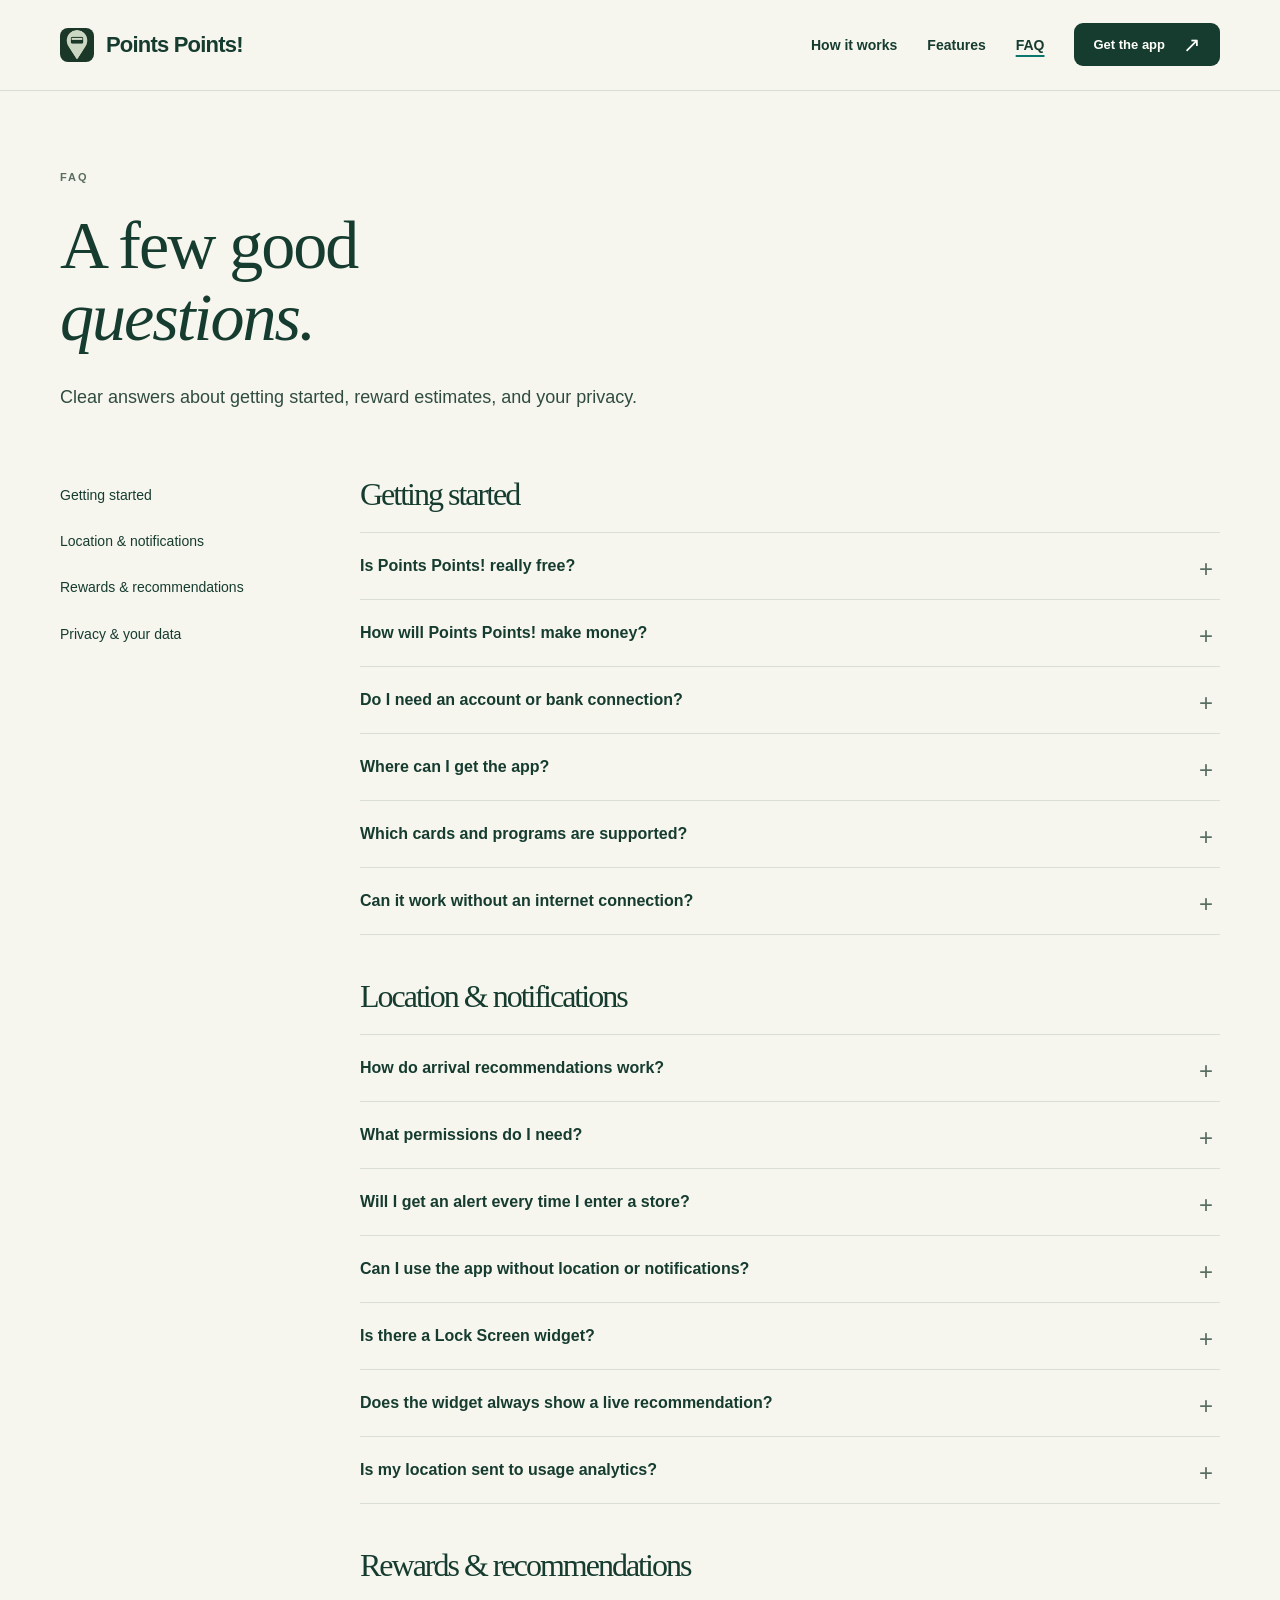
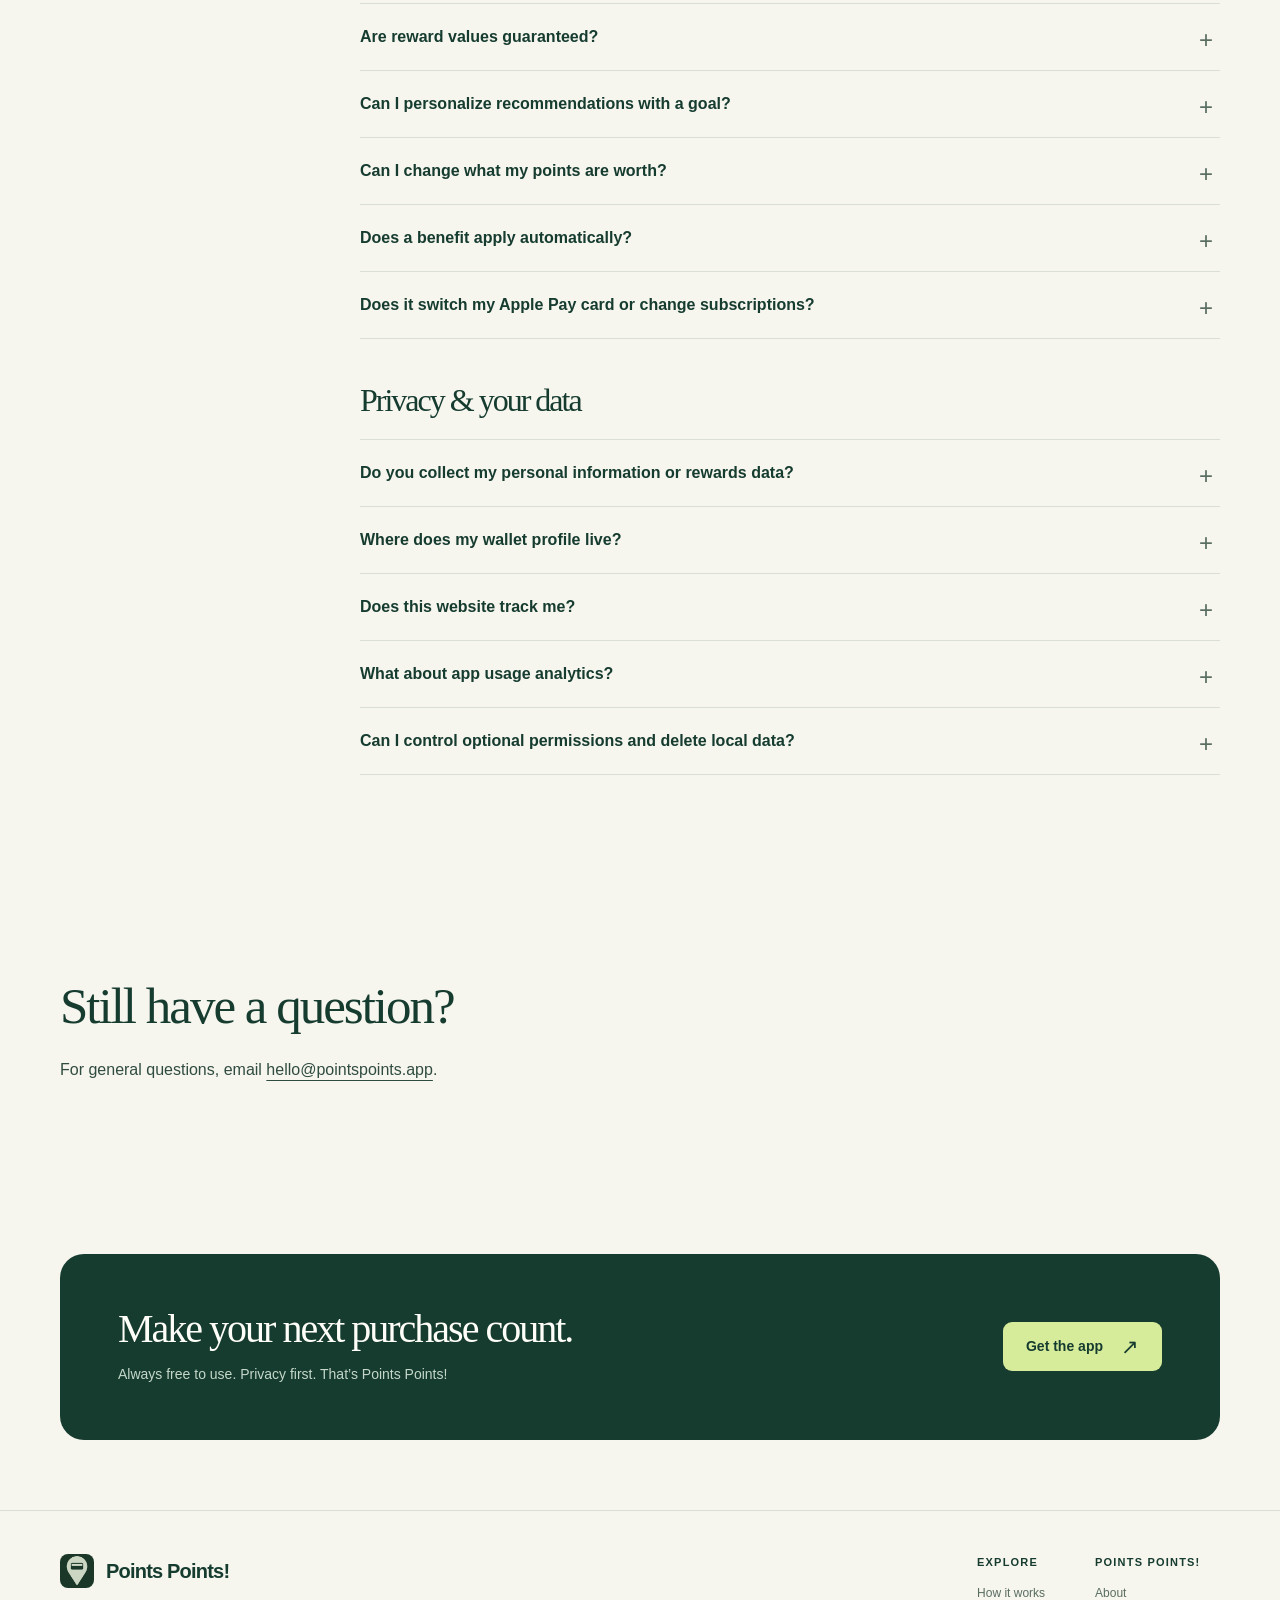
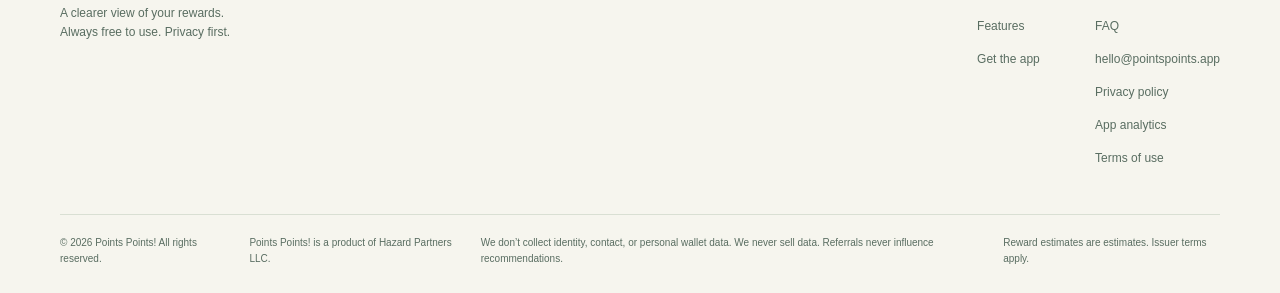
<file: support.html>
<!doctype html>
<html lang="en"><head><meta charset="utf-8"><meta name="viewport" content="width=device-width, initial-scale=1"><meta name="color-scheme" content="light"><meta name="theme-color" content="#163c30"><meta name="referrer" content="strict-origin-when-cross-origin"><title>FAQ — Points Points!</title><meta name="description" content="Get help with Points Points!, rewards estimates, card benefits, app privacy, and getting started. Always free to use."><meta property="og:type" content="website"><meta property="og:site_name" content="Points Points!"><meta property="og:title" content="FAQ — Points Points!"><meta property="og:description" content="Get help with Points Points!, rewards estimates, card benefits, app privacy, and getting started. Always free to use."><meta property="og:image" content="https://pointspoints.app/assets/social-preview.png?v=inverted-solid-20261016"><meta property="og:image:alt" content="Points Points! More value. Every time you spend. Always free to use. Privacy first."><meta name="twitter:card" content="summary_large_image"><link rel="icon" type="image/x-icon" href="favicon.ico?v=solid-forest-20261016"><link rel="icon" type="image/png" sizes="32x32" href="assets/favicon-solid-forest-32.png"><link rel="icon" type="image/png" sizes="16x16" href="assets/favicon-solid-forest-16.png"><link rel="apple-touch-icon" href="assets/apple-touch-icon.png?v=inverted-solid-20261016"><link rel="stylesheet" href="assets/styles.css?v=sage-forest-20261016"><script src="assets/site-config.js" defer></script><script src="assets/site.js" defer></script><link rel="canonical" href="https://pointspoints.app/support.html"><meta property="og:url" content="https://pointspoints.app/support.html"></head><body><a class="skip-link" href="#main">Skip to content</a><header class="header"><div class="container nav"><a class="brand" href="index.html" aria-label="Points Points! home"><img src="assets/logo.png?v=inverted-solid-20261016" width="34" height="34" alt="">Points Points!</a><button class="menu-toggle" aria-controls="navigation" aria-expanded="false" type="button">Menu</button><nav id="navigation" class="nav-links" aria-label="Main navigation"><a href="how-it-works.html" >How it works</a><a href="features.html" >Features</a><a href="support.html" aria-current=page>FAQ</a><a class="button small" href="get-the-app.html" data-app-link>Get the app<span class="arrow" aria-hidden="true">↗</span></a></nav></div></header><main id="main"><div class="container"><section class="page-heading "><p class="eyebrow">FAQ</p><h1>A few good<br><em>questions.</em></h1><p class="lede">Clear answers about getting started, reward estimates, and your privacy.</p></section></div><div class="container support-grid"><aside class="support-nav" aria-label="FAQ topics"><a href="#getting-started">Getting started</a><a href="#arrival-alerts">Location &amp; notifications</a><a href="#recommendations">Rewards & recommendations</a><a href="#privacy">Privacy & your data</a></aside><div><section class="faq-group" id="getting-started"><h2>Getting started</h2><details><summary>Is Points Points! really free?</summary><p>Yes. Points Points! is always free to use. No subscription or in-app purchases are required. Ever.</p></details><details><summary>How will Points Points! make money?</summary><p>We plan to earn money through referrals using affiliate networks and partnerships. If you choose a qualifying partner link, we may earn a commission. Affiliate compensation and partnerships never influence which credit cards we recommend or how we rank them. Points Points! remains always free to use.</p></details><details><summary>Do I need an account or bank connection?</summary><p>No Points Points! account or bank login is required. Choose the card products you own by name. You don’t need to provide card numbers, CVVs, expiration dates, or a transaction-history connection.</p></details><details><summary>Where can I get the app?</summary><p>Points Points! is built for iPhone. Visit the <a href="get-the-app.html">Get the app page</a> for the current download availability.</p></details><details><summary>Which cards and programs are supported?</summary><p>Browse the available card products and loyalty programs inside the app. Support depends on the current rules catalog; a card’s presence doesn’t mean every possible benefit or purchase is covered.</p></details><details><summary>Can it work without an internet connection?</summary><p>Personalized reward calculations use the valid rules available on your device. Updated rules, maps, external links, and some optional services may require a connection.</p></details></section><section class="faq-group" id="arrival-alerts"><h2>Location &amp; notifications</h2><details><summary>How do arrival recommendations work?</summary><p>At a supported nearby place, an optional local notification suggests an eligible card from your wallet and explains the choice.</p></details><details><summary>What permissions do I need?</summary><p>Background arrival alerts require notifications and Always location access. Nearby can use location while the app is open. Both are optional.</p></details><details><summary>Will I get an alert every time I enter a store?</summary><p>Not necessarily. Alerts depend on supported places, confidence in the location, your eligible cards, and iOS background delivery. If the place is unclear, use Nearby to choose it or Search to check a purchase yourself.</p></details><details><summary>Can I use the app without location or notifications?</summary><p>Yes. Arrival alerts are optional. You can use Search to compare a store or purchase category without enabling location or notifications. You still choose which card to pay with.</p></details><details id="lock-screen-widget"><summary>Is there a Lock Screen widget?</summary><p>Yes. The optional circular <strong>Best Card Here</strong> widget shows a compact card suggestion on your Lock Screen.</p></details><details><summary>Does the widget always show a live recommendation?</summary><p class="small-copy">Widget suggestions may show a previous result or an everyday default. iOS controls refresh timing.</p></details><details><summary>Is my location sent to usage analytics?</summary><p>Location and notification activity are excluded from the app’s limited usage analytics. Optional location and map features may send Apple the information needed to provide those services. Read the <a href="privacy.html#permissions">location and permissions details</a>. Turning usage analytics off does not turn off arrival recommendations.</p></details></section><section class="faq-group" id="recommendations"><h2>Rewards & recommendations</h2><details><summary>Are reward values guaranteed?</summary><p>No. They are estimates based on earning rules, point valuations, eligibility, and the information available. Actual rewards depend on issuer terms, merchant coding, caps, and redemption choices. Verify important details with your issuer.</p></details><details id="goals"><summary>Can I personalize recommendations with a goal?</summary><p>Yes. Supported points and status goals, program preferences, and personal point valuations can shape relevant comparisons. Goals are optional, and progress is recorded manually without a loyalty-account connection.</p></details><details><summary>Can I change what my points are worth?</summary><p>Yes. Supported personal valuation preferences can change how estimated rewards compare. A personal valuation doesn’t change the issuer’s redemption rules or the value you actually receive.</p></details><details><summary>Does a benefit apply automatically?</summary><p>Not necessarily. Benefits may require enrollment, a specific provider or billing path, qualifying purchases, or unused allowance. Confirm these details with your issuer before relying on a credit.</p></details><details><summary>Does it switch my Apple Pay card or change subscriptions?</summary><p>No. You choose the payment card yourself. Comparing a subscription scenario does not change your plan, billing settings, or payment method.</p></details></section><section class="faq-group" id="privacy"><h2>Privacy & your data</h2><details><summary>Do you collect my personal information or rewards data?</summary><p>We don’t collect your name, email address, mailing address, payment credentials, or personal wallet and rewards data. Your card selections, loyalty balances, goals, and personalized reward calculations stay on your device. No Points Points! account or bank connection is required. <strong>We never sell your data. We don’t collect your name, contact details, or bank credentials.</strong></p><p>The app’s optional limited usage analytics uses pseudonymous installation and activity information. Hosting and optional third-party services can receive ordinary connection information. See our <a href="privacy.html">privacy policy</a> for the full details and controls.</p></details><details><summary>Where does my wallet profile live?</summary><p>Your selected card products, program preferences, and personalized reward calculations live on your device. The app doesn’t need a bank connection or your payment credentials.</p></details><details><summary>Does this website track me?</summary><p>This website includes no tracking analytics, advertising scripts, tracking cookies, or sign-up forms. When hosted on GitHub Pages, GitHub logs visitor IP addresses for security. See the <a href="privacy.html#website">website privacy details</a>.</p></details><details><summary>What about app usage analytics?</summary><p>The app includes a limited usage-analytics setting in Wallet → Privacy &amp; Data. When enabled and configured, it can send limited activity and installation metadata to PostHog. It excludes wallet contents and financial calculations. Read the <a href="app-analytics.html">app analytics details</a> to see what is sent and how to turn it off.</p></details><details><summary>Can I control optional permissions and delete local data?</summary><p>Use iOS Settings to manage location and notification permissions. The app’s Wallet → Privacy &amp; Data section provides local profile deletion and analytics controls. Device backup settings and third-party services have separate retention behavior.</p></details></section></div></div><section class="container section" id="contact"><h2>Still have a question?</h2><p>For general questions, email <a href="mailto:hello@pointspoints.app">hello@pointspoints.app</a>.</p></section><section class="container"><div class="cta"><div><h2>Make your next purchase count.</h2><p>Always free to use. Privacy first. That’s Points Points!</p></div><a class="button light" href="get-the-app.html" data-app-link>Get the app<span class="arrow" aria-hidden="true">↗</span></a></div></section></main><footer class="footer"><div class="container"><div class="footer-top"><div><a class="brand" href="index.html"><img src="assets/logo.png?v=inverted-solid-20261016" width="34" height="34" alt="">Points Points!</a><p>A clearer view of your rewards.<br>Always free to use. Privacy first.</p></div><div class="footer-links"><div><strong>Explore</strong><a href="how-it-works.html">How it works</a><a href="features.html">Features</a><a href="get-the-app.html" data-app-link>Get the app</a></div><div><strong>Points Points!</strong><a href="about.html">About</a><a href="support.html">FAQ</a><a href="mailto:hello@pointspoints.app">hello@pointspoints.app</a><a href="privacy.html">Privacy policy</a><a href="app-analytics.html">App analytics</a><a href="terms.html">Terms of use</a></div></div></div><div class="footer-bottom"><span>© 2026 Points Points! All rights reserved.</span><span>Points Points! is a product of Hazard Partners LLC.</span><span>We don’t collect identity, contact, or personal wallet data. We never sell data. Referrals never influence recommendations.</span><span>Reward estimates are estimates. Issuer terms apply.</span></div></div></footer></body></html>
</file>
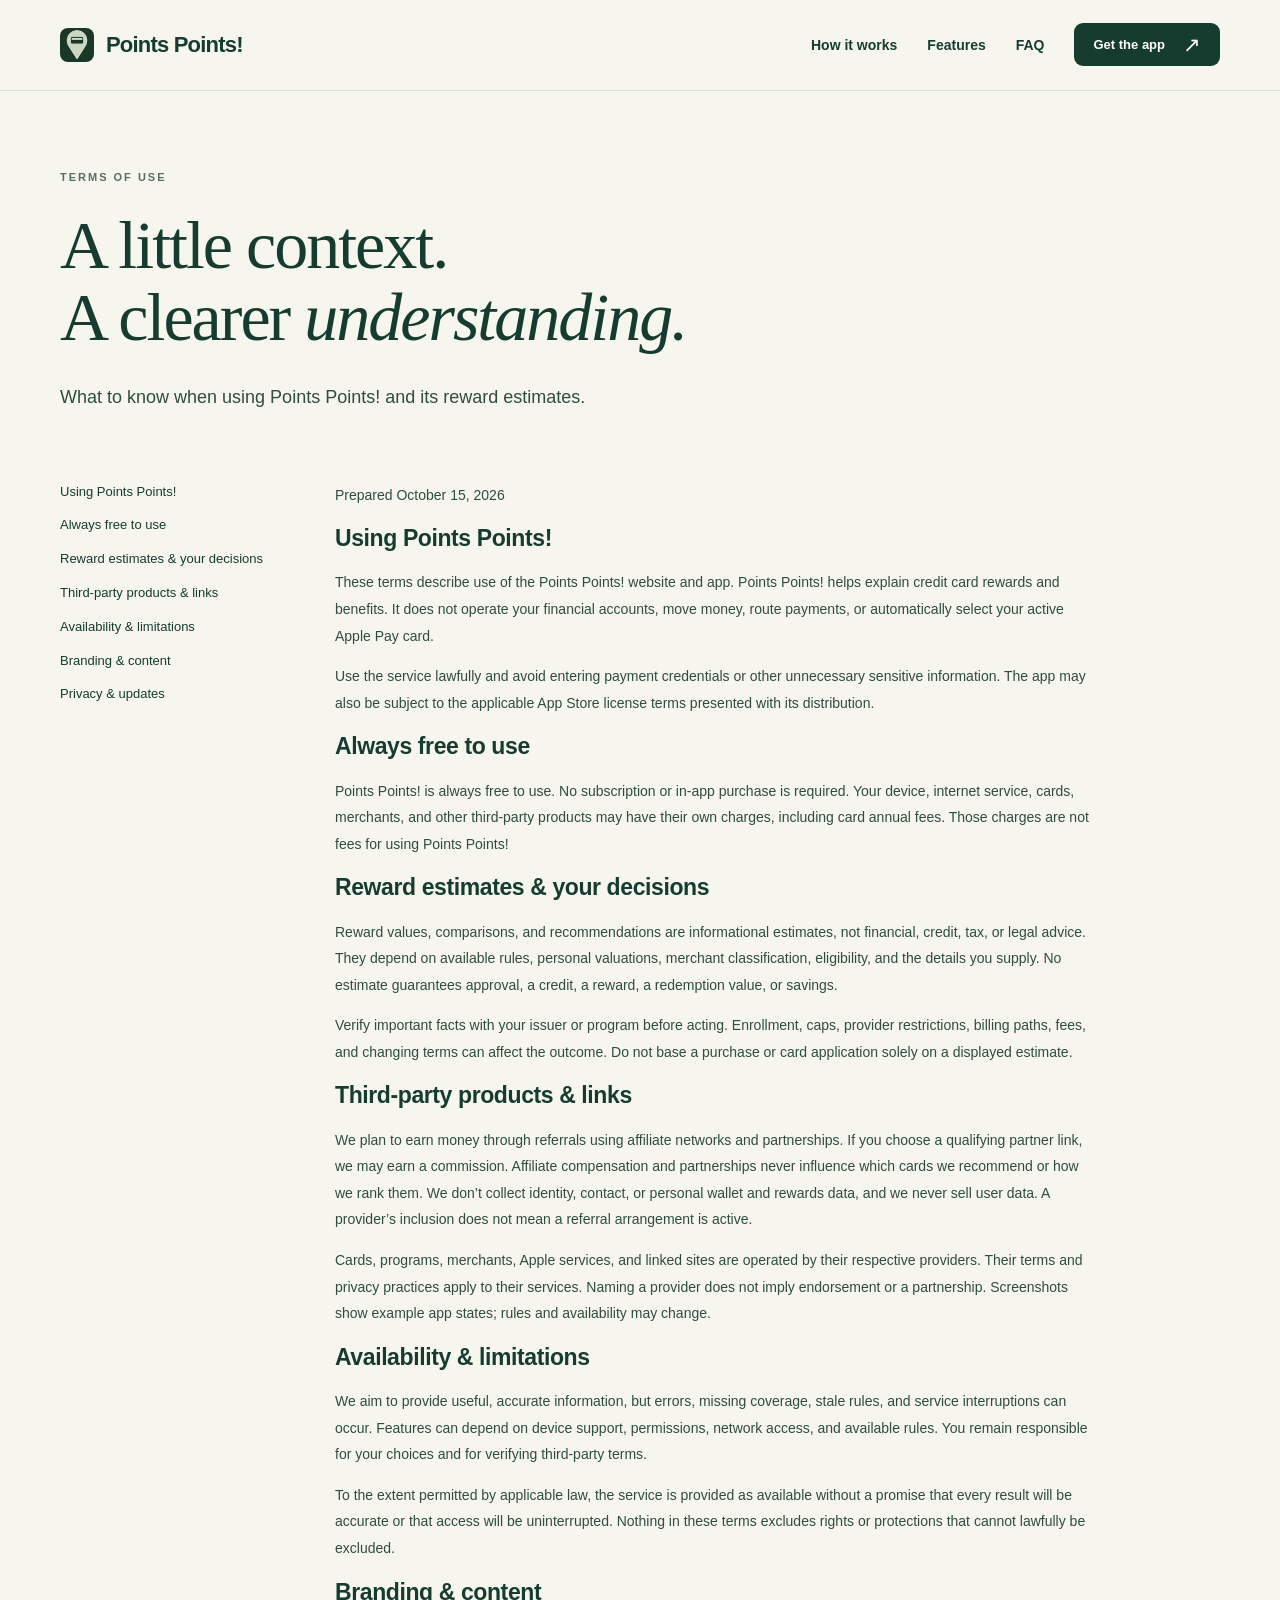
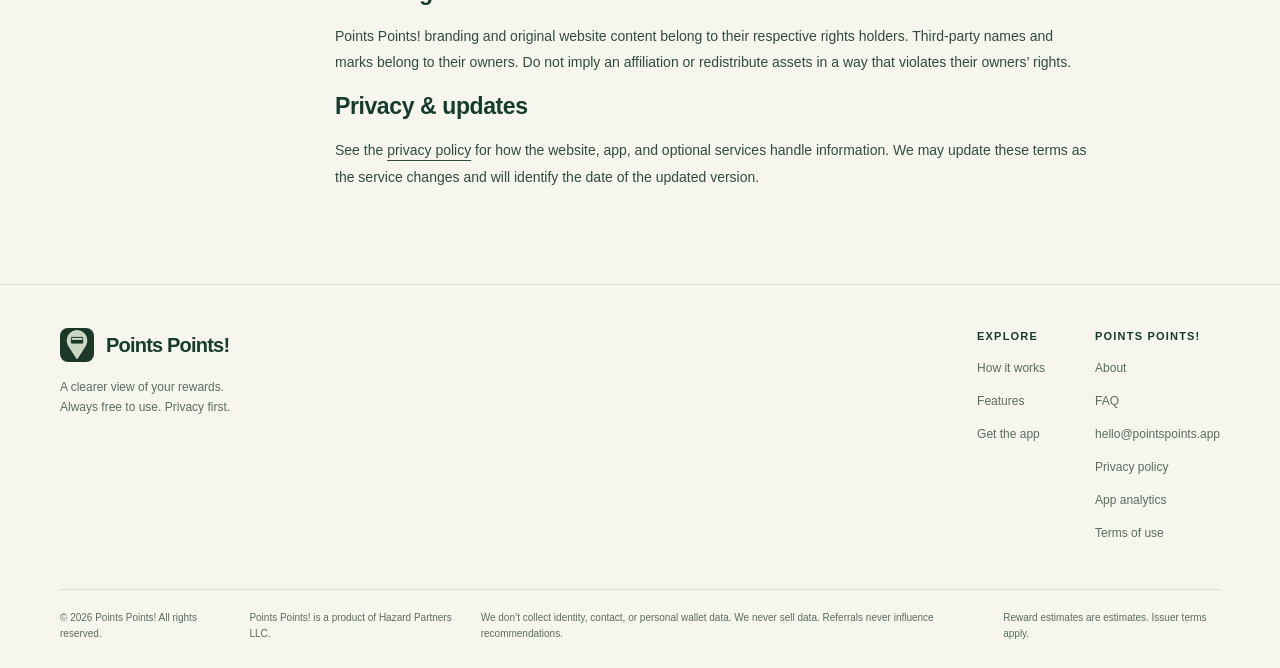
<file: terms.html>
<!doctype html>
<html lang="en"><head><meta charset="utf-8"><meta name="viewport" content="width=device-width, initial-scale=1"><meta name="color-scheme" content="light"><meta name="theme-color" content="#163c30"><meta name="referrer" content="strict-origin-when-cross-origin"><title>Terms of use — Points Points!</title><meta name="description" content="Terms for using Points Points! and understanding the limits of reward estimates, recommendations, and third-party benefits."><meta property="og:type" content="website"><meta property="og:site_name" content="Points Points!"><meta property="og:title" content="Terms of use — Points Points!"><meta property="og:description" content="Terms for using Points Points! and understanding the limits of reward estimates, recommendations, and third-party benefits."><meta property="og:image" content="https://pointspoints.app/assets/social-preview.png?v=inverted-solid-20261016"><meta property="og:image:alt" content="Points Points! More value. Every time you spend. Always free to use. Privacy first."><meta name="twitter:card" content="summary_large_image"><link rel="icon" type="image/x-icon" href="favicon.ico?v=solid-forest-20261016"><link rel="icon" type="image/png" sizes="32x32" href="assets/favicon-solid-forest-32.png"><link rel="icon" type="image/png" sizes="16x16" href="assets/favicon-solid-forest-16.png"><link rel="apple-touch-icon" href="assets/apple-touch-icon.png?v=inverted-solid-20261016"><link rel="stylesheet" href="assets/styles.css?v=sage-forest-20261016"><script src="assets/site-config.js" defer></script><script src="assets/site.js" defer></script><link rel="canonical" href="https://pointspoints.app/terms.html"><meta property="og:url" content="https://pointspoints.app/terms.html"></head><body><a class="skip-link" href="#main">Skip to content</a><header class="header"><div class="container nav"><a class="brand" href="index.html" aria-label="Points Points! home"><img src="assets/logo.png?v=inverted-solid-20261016" width="34" height="34" alt="">Points Points!</a><button class="menu-toggle" aria-controls="navigation" aria-expanded="false" type="button">Menu</button><nav id="navigation" class="nav-links" aria-label="Main navigation"><a href="how-it-works.html" >How it works</a><a href="features.html" >Features</a><a href="support.html" >FAQ</a><a class="button small" href="get-the-app.html" data-app-link>Get the app<span class="arrow" aria-hidden="true">↗</span></a></nav></div></header><main id="main"><div class="container"><section class="page-heading "><p class="eyebrow">Terms of use</p><h1>A little context.<br>A clearer <em>understanding.</em></h1><p class="lede">What to know when using Points Points! and its reward estimates.</p></section></div><div class="container legal-layout"><nav class="legal-index" aria-label="Terms sections"><a href="#use">Using Points Points!</a><a href="#free">Always free to use</a><a href="#estimates">Reward estimates & your decisions</a><a href="#third-parties">Third-party products & links</a><a href="#availability">Availability & limitations</a><a href="#ownership">Branding & content</a><a href="#updates">Privacy & updates</a></nav><article class="legal-copy"><p class="small-copy">Prepared October 15, 2026</p><section id="use"><h2>Using Points Points!</h2><p>These terms describe use of the Points Points! website and app. Points Points! helps explain credit card rewards and benefits. It does not operate your financial accounts, move money, route payments, or automatically select your active Apple Pay card.</p><p>Use the service lawfully and avoid entering payment credentials or other unnecessary sensitive information. The app may also be subject to the applicable App Store license terms presented with its distribution.</p></section><section id="free"><h2>Always free to use</h2><p>Points Points! is always free to use. No subscription or in-app purchase is required. Your device, internet service, cards, merchants, and other third-party products may have their own charges, including card annual fees. Those charges are not fees for using Points Points!</p></section><section id="estimates"><h2>Reward estimates & your decisions</h2><p>Reward values, comparisons, and recommendations are informational estimates, not financial, credit, tax, or legal advice. They depend on available rules, personal valuations, merchant classification, eligibility, and the details you supply. No estimate guarantees approval, a credit, a reward, a redemption value, or savings.</p><p>Verify important facts with your issuer or program before acting. Enrollment, caps, provider restrictions, billing paths, fees, and changing terms can affect the outcome. Do not base a purchase or card application solely on a displayed estimate.</p></section><section id="third-parties"><h2>Third-party products & links</h2><p>We plan to earn money through referrals using affiliate networks and partnerships. If you choose a qualifying partner link, we may earn a commission. Affiliate compensation and partnerships never influence which cards we recommend or how we rank them. We don’t collect identity, contact, or personal wallet and rewards data, and we never sell user data. A provider’s inclusion does not mean a referral arrangement is active.</p><p>Cards, programs, merchants, Apple services, and linked sites are operated by their respective providers. Their terms and privacy practices apply to their services. Naming a provider does not imply endorsement or a partnership. Screenshots show example app states; rules and availability may change.</p></section><section id="availability"><h2>Availability & limitations</h2><p>We aim to provide useful, accurate information, but errors, missing coverage, stale rules, and service interruptions can occur. Features can depend on device support, permissions, network access, and available rules. You remain responsible for your choices and for verifying third-party terms.</p><p>To the extent permitted by applicable law, the service is provided as available without a promise that every result will be accurate or that access will be uninterrupted. Nothing in these terms excludes rights or protections that cannot lawfully be excluded.</p></section><section id="ownership"><h2>Branding & content</h2><p>Points Points! branding and original website content belong to their respective rights holders. Third-party names and marks belong to their owners. Do not imply an affiliation or redistribute assets in a way that violates their owners’ rights.</p></section><section id="updates"><h2>Privacy & updates</h2><p>See the <a href="privacy.html">privacy policy</a> for how the website, app, and optional services handle information. We may update these terms as the service changes and will identify the date of the updated version.</p></section></article></div></main><footer class="footer"><div class="container"><div class="footer-top"><div><a class="brand" href="index.html"><img src="assets/logo.png?v=inverted-solid-20261016" width="34" height="34" alt="">Points Points!</a><p>A clearer view of your rewards.<br>Always free to use. Privacy first.</p></div><div class="footer-links"><div><strong>Explore</strong><a href="how-it-works.html">How it works</a><a href="features.html">Features</a><a href="get-the-app.html" data-app-link>Get the app</a></div><div><strong>Points Points!</strong><a href="about.html">About</a><a href="support.html">FAQ</a><a href="mailto:hello@pointspoints.app">hello@pointspoints.app</a><a href="privacy.html">Privacy policy</a><a href="app-analytics.html">App analytics</a><a href="terms.html">Terms of use</a></div></div></div><div class="footer-bottom"><span>© 2026 Points Points! All rights reserved.</span><span>Points Points! is a product of Hazard Partners LLC.</span><span>We don’t collect identity, contact, or personal wallet data. We never sell data. Referrals never influence recommendations.</span><span>Reward estimates are estimates. Issuer terms apply.</span></div></div></footer></body></html>
</file>
<file: assets/styles.css>
/* Points Points — self-contained, responsive, no external font requests. */
:root{--paper:#f6f5ee;--ink:#163c30;--text:#304c40;--muted:#596d61;--line:#d9dfd3;--soft:#e7eddf;--lime:#d6ec9a;--teal:#28d8cf;--white:#fffef9;--dark:#09271e;--radius:24px;--serif:Georgia,'Times New Roman',serif;--sans:-apple-system,BlinkMacSystemFont,'Segoe UI',Arial,sans-serif}
*,*::before,*::after{box-sizing:border-box}
html{scroll-behavior:smooth;scroll-padding-top:108px}
body{margin:0;background:var(--paper);color:var(--ink);font-family:var(--sans);font-size:16px;line-height:1.6;-webkit-font-smoothing:antialiased}
img{display:block;max-width:100%;height:auto}
a{color:inherit;text-underline-offset:5px}
button,input,select{font:inherit}
button,a,input,select,summary{-webkit-tap-highlight-color:transparent}
button{cursor:pointer}
a:focus-visible,button:focus-visible,input:focus-visible,select:focus-visible,summary:focus-visible{outline:3px solid #067b75;outline-offset:5px}
.skip-link{position:absolute;top:-100px;left:20px;background:var(--ink);color:var(--white);padding:12px 20px;z-index:20}
.skip-link:focus{top:12px}
.container{width:min(1160px,calc(100% - 96px));margin-inline:auto}
.header{border-bottom:1px solid var(--line);background:var(--paper);position:relative;z-index:5}
.nav{display:flex;justify-content:space-between;align-items:center;gap:24px;min-height:90px}
.brand{display:inline-flex;align-items:center;gap:12px;font-weight:750;letter-spacing:-.8px;font-size:22px;text-decoration:none;white-space:nowrap}
.brand img{height:34px;width:34px;object-fit:contain;border-radius:8px}
.nav-links{display:flex;align-items:center;gap:30px}
.nav-links>a:not(.button){font-size:14px;font-weight:550;text-decoration:none;padding-block:12px}
.nav-links>a[aria-current=page]:not(.button){text-decoration:underline;text-decoration-thickness:2px;text-decoration-color:#08766c}
.nav-links>a:hover:not(.button){text-decoration:underline}
.menu-toggle{display:none;border:1px solid var(--line);border-radius:8px;padding:8px 12px;background:transparent;color:var(--ink);min-height:44px}
.button{display:inline-flex;align-items:center;justify-content:center;gap:18px;min-height:49px;padding:12px 22px;background:var(--ink);color:var(--white);border:1px solid transparent;border-radius:9px;text-decoration:none;font-size:14px;font-weight:600;line-height:1.4;transition:background .18s,transform .18s}
.button:hover{background:#245642;transform:translateY(-2px)}
.button.small{min-height:43px;padding:10px 18px;font-size:13px}
.button.light{background:var(--lime);color:var(--ink)}
.button.light:hover{background:#e1f3b6}
.button.outline{background:transparent;color:var(--ink);border-color:var(--line)}
.button.outline:hover{background:var(--soft)}
.text-link{display:inline-flex;align-items:center;gap:14px;font-size:14px;font-weight:600;text-decoration:none;min-height:44px}
.text-link:hover{text-decoration:underline}
.arrow{font-weight:400;font-size:21px;line-height:1}
.eyebrow{text-transform:uppercase;font-size:11px;font-weight:650;letter-spacing:2px;color:var(--muted);margin:0 0 22px}
h1,h2,h3,p{margin-top:0}
h1,h2{font-family:var(--serif);font-weight:400;line-height:1.07;letter-spacing:-2px}
h1{font-size:clamp(48px,6.2vw,82px);margin-bottom:28px}
h1 em,h2 em{font-weight:400}
h2{font-size:clamp(34px,4vw,51px);margin-bottom:24px}
h3{font-size:19px;font-weight:600;line-height:1.35;letter-spacing:-.35px;margin-bottom:12px}
p{color:var(--text)}
.lede{font-size:18px;line-height:1.75;max-width:450px;margin-bottom:29px}
.small-copy{font-size:12px;color:var(--muted);line-height:1.7}
.hero{display:grid;grid-template-columns:1.1fr 1fr;align-items:center;gap:70px;padding-block:65px 72px}
.hero-copy{padding-block:12px}
.hero h1{max-width:600px}
.hero-buttons{display:flex;align-items:center;gap:23px;flex-wrap:wrap}
.promise{display:flex;align-items:center;gap:8px;margin:22px 0 0;font-size:12px;color:var(--muted);flex-wrap:wrap}
.dot{width:6px;height:6px;background:#06766b;border-radius:50%;display:inline-block;margin-inline:5px}
.visual-stage{position:relative;display:grid;place-items:center;isolation:isolate;padding:16px 25px 5px;min-width:0}
.visual-stage::before{content:'';position:absolute;width:100%;height:82%;border-radius:48% 48% 38% 38%;background:var(--soft);inset:8% 0 auto;z-index:-1;transform:rotate(-10deg)}
.phone{width:268px;border:7px solid #10211b;border-radius:38px;background:#101e17;overflow:hidden;box-shadow:0 24px 55px #13352822;position:relative}
.phone img{width:100%;aspect-ratio:1206 / 2622;object-fit:cover}
.phone.small-phone{width:250px}
.floating-note{position:absolute;padding:14px 19px;background:var(--white);border:1px solid var(--line);border-radius:12px;box-shadow:0 8px 25px #163c3009;font-size:12px;line-height:1.5;z-index:2}
.floating-note strong{display:block;color:var(--ink);font-size:14px;font-weight:650}
.floating-note.first{left:-4px;top:19%;transform:rotate(-5deg)}
.floating-note.second{right:-15px;bottom:13%;transform:rotate(4deg);background:var(--lime);border-color:transparent}
.screen-caption{font-size:11px;color:var(--muted);text-align:center;margin:21px 0 0}
.trust-strip{border-block:1px solid var(--line);display:grid;grid-template-columns:repeat(3,1fr);padding-block:22px;gap:20px;text-align:center}
.trust-strip span{font-size:13px;color:var(--text)}
.trust-strip b{font-weight:600;margin-right:6px}
.section{padding-block:85px}
.section-heading{display:flex;align-items:end;justify-content:space-between;gap:35px;margin-bottom:42px}
.section-heading h2{margin:0;max-width:630px}
.section-heading .eyebrow{margin-bottom:17px}
.three-cols{display:grid;grid-template-columns:repeat(3,1fr);gap:40px}
.feature-summary{border-top:1px solid var(--line);padding-top:25px}
.feature-number{display:inline-block;font-size:11px;letter-spacing:1px;color:var(--muted);margin-bottom:29px}
.feature-summary p{font-size:15px;line-height:1.75;margin-bottom:12px}
.feature-summary a{font-size:13px}

.split{display:grid;grid-template-columns:1fr 1fr;align-items:center;gap:85px}
.split-copy p{max-width:440px}

















.privacy-panel{display:grid;grid-template-columns:1fr 1fr;gap:80px;align-items:center;border-bottom:1px solid var(--line);padding-block:80px}
.privacy-points{padding:0;margin:0;list-style:none}
.privacy-points li{display:flex;align-items:baseline;gap:15px;padding:17px 0;border-bottom:1px solid var(--line);font-size:15px}
.privacy-points li:last-child{border:0}
.check{color:#06766b;font-weight:700}
.cta{background:var(--ink);border-radius:var(--radius);padding:54px 58px;color:var(--white);display:flex;align-items:center;justify-content:space-between;gap:45px;margin-block:70px}
.cta h2{font-size:40px;margin-bottom:13px;max-width:600px}
.cta p{color:#c4d7c9;margin:0;font-size:14px}
.cta .button{flex-shrink:0}
.footer{padding-block:43px 26px;border-top:1px solid var(--line)}
.footer-top{display:flex;align-items:start;justify-content:space-between;gap:35px;margin-bottom:40px}
.footer .brand{font-size:20px;margin-bottom:16px}
.footer p{font-size:12px;color:var(--muted);max-width:300px}
.footer-links{display:flex;gap:50px}
.footer-links div{display:flex;flex-direction:column;gap:8px}
.footer-links strong{font-size:11px;text-transform:uppercase;letter-spacing:1.2px;font-weight:600;margin-bottom:5px}
.footer-links a{font-size:12px;color:var(--muted);text-decoration:none;min-height:25px}
.footer-links a:hover{text-decoration:underline}
.footer-bottom{border-top:1px solid var(--line);padding-top:20px;display:flex;justify-content:space-between;gap:20px;font-size:10px;color:var(--muted)}
.page-heading{padding-block:78px 48px;max-width:810px}
.page-heading h1{font-size:clamp(44px,5.5vw,68px)}
.page-heading .lede{max-width:620px;margin:0}
.page-heading.center{text-align:center;margin:auto;max-width:830px}
.page-heading.center .lede{margin:auto}
.walkthrough{padding-block:40px 65px;border-bottom:1px solid var(--line)}
.walkthrough:nth-child(even) .split-copy{order:2}
.walkthrough:nth-child(even) .walkthrough-image{order:1}
.walkthrough-image{background:var(--soft);border-radius:var(--radius);padding:35px;display:grid;place-items:center;overflow:hidden}
.walkthrough-image .phone{width:245px}
.walkthrough .step-label{font-family:var(--serif);font-size:45px;color:#73907a;margin-bottom:22px}
.walkthrough h2{font-size:42px}
.list-clean{list-style:none;padding:0;margin-top:24px}
.list-clean li{padding:10px 0;border-top:1px solid var(--line);font-size:14px;display:flex;gap:12px}
.feature-detail{padding-block:50px 65px;border-bottom:1px solid var(--line)}
.feature-detail h2{font-size:43px}
.feature-detail .split-copy>p{font-size:16px}
.pullquote{border-left:3px solid #08786e;padding:0 0 0 22px;margin:30px 0;font:italic 25px/1.45 var(--serif);color:var(--ink)}
.explain-panel{padding:38px;background:var(--soft);border-radius:var(--radius)}
.explain-panel .term{padding-block:19px;border-bottom:1px solid #c5d2bf}
.explain-panel .term:last-child{border:0;padding-bottom:0}
.explain-panel .term:first-child{padding-top:0}
.explain-panel .term p{font-size:14px;margin:8px 0 0}
.support-grid{display:grid;grid-template-columns:230px 1fr;gap:70px;padding-block:15px 75px;align-items:start}
.support-nav{position:sticky;top:35px;display:flex;flex-direction:column;gap:10px}
.support-nav a{font-size:14px;text-decoration:none;padding-block:7px}
.support-nav a:hover{text-decoration:underline}



.faq-group{margin-bottom:44px}
.faq-group h2{font-size:32px;margin-bottom:21px}
details{border-top:1px solid var(--line)}
details:last-child{border-bottom:1px solid var(--line)}
summary{list-style:none;cursor:pointer;padding:21px 35px 21px 0;font-weight:550;font-size:16px;position:relative;line-height:1.5}
summary::-webkit-details-marker{display:none}
summary::after{content:'+';position:absolute;right:7px;top:18px;font-size:24px;font-weight:400;color:var(--muted)}
details[open] summary::after{content:'−'}
details p{font-size:14px;line-height:1.85;max-width:680px;margin-bottom:22px}
.story{max-width:760px;margin:auto;padding:10px 0 65px}
.story>p{font-size:19px;line-height:1.9;margin-bottom:27px}
.story h2{font-size:38px;margin:55px 0 22px}
.principles{display:grid;grid-template-columns:repeat(3,1fr);gap:25px;padding-top:30px}
.principles article{border-top:1px solid var(--line);padding-top:25px}
.principles strong{font-family:var(--serif);font-size:34px;font-weight:400;display:block;margin-bottom:10px}
.principles p{font-size:14px}
.legal-layout{display:grid;grid-template-columns:210px minmax(0,760px);gap:65px;padding-block:20px 80px}
.legal-index{position:sticky;top:35px;align-self:start;display:flex;flex-direction:column;gap:13px}
.legal-index a{font-size:13px;text-decoration:none}
.legal-index a:hover{text-decoration:underline}
.legal-copy h2{font-family:var(--sans);font-size:23px;font-weight:600;letter-spacing:-.4px;line-height:1.4;margin:38px 0 15px}
.legal-copy h2:first-child{margin-top:0}
.legal-copy p,.legal-copy li{font-size:14px;line-height:1.9;color:var(--text)}
.legal-copy ul{padding-left:22px}
.legal-copy li{padding:5px 0}
.legal-copy a{overflow-wrap:anywhere}
.notice{background:var(--soft);border-left:3px solid #08786e;padding:20px 24px;margin-bottom:30px;font-size:14px;color:var(--text)}
.download-layout{display:grid;grid-template-columns:1fr 1fr;align-items:center;gap:75px;padding-block:70px 90px}
.app-icon{width:88px;height:88px;border-radius:20px;border:1px solid var(--line);margin-bottom:30px}
.availability{display:inline-flex;align-items:center;gap:10px;background:var(--soft);padding:10px 15px;border-radius:8px;font-size:13px;margin-bottom:24px}
.download-layout .small-copy{max-width:420px;margin-top:20px}
.download-layout h1{font-size:65px}
.availability .dot{margin:0}
.no-js-notice{font-size:12px;color:var(--muted);margin:20px auto;max-width:1160px;padding-inline:25px}
[hidden]{display:none!important}
@media(min-width:1450px){h1{font-size:88px}.hero{gap:95px}}
@media(max-width:1000px){.container{width:calc(100% - 64px)}.hero{gap:35px}.nav-links{gap:21px}.hero h1{font-size:66px}.floating-note.first{left:-5px}.floating-note.second{right:-8px}.split{gap:45px}.privacy-panel{gap:45px}.cta{padding:40px}.cta h2{font-size:34px}.support-grid{gap:40px;grid-template-columns:200px 1fr}}
@media(max-width:760px){.container{width:calc(100% - 40px)}.nav{min-height:77px;gap:12px}.brand{font-size:20px}.nav-links{gap:15px}.nav-links>a:not(.button){font-size:12px}.nav-links .button{padding:10px 12px;font-size:12px}.hero{padding-block:48px 55px;grid-template-columns:1fr;gap:38px}.hero h1{font-size:68px;max-width:550px}.hero .lede{max-width:500px}.visual-stage{max-width:430px;width:100%;margin:auto}.floating-note.first{left:0;top:20%}.floating-note.second{right:0}.phone{width:250px}.trust-strip{gap:12px;padding-block:18px}.trust-strip span{font-size:11px}.trust-strip b{display:block;margin:0}.section{padding-block:58px}.three-cols{gap:22px}.feature-summary h3{font-size:17px}.feature-summary p{font-size:13px}.split{grid-template-columns:1fr;gap:32px}.split-copy p{max-width:600px}.privacy-panel{padding-block:55px;grid-template-columns:1fr;gap:25px}.cta{margin-block:48px;padding:35px;align-items:start;flex-direction:column;gap:27px}.footer-links{gap:30px}.page-heading{padding-block:53px 35px}.walkthrough:nth-child(even) .split-copy,.walkthrough:nth-child(even) .walkthrough-image{order:initial}.walkthrough{padding-block:30px 45px}.walkthrough-image .phone{width:235px}.feature-detail h2,.walkthrough h2{font-size:37px}.support-grid{grid-template-columns:1fr;gap:25px;padding-top:0}.support-nav{position:static;flex-direction:row;flex-wrap:wrap;gap:8px 23px}.legal-layout{grid-template-columns:1fr;gap:30px}.legal-index{position:static;flex-direction:row;flex-wrap:wrap;gap:12px 24px}.download-layout{grid-template-columns:1fr;padding-block:45px 65px;gap:40px}.download-layout h1{font-size:58px}.download-layout .visual-stage{max-width:400px}.section-heading{align-items:start;gap:20px}.section-heading .text-link{flex-shrink:0}.principles{gap:20px}}
@media(max-width:540px){h1{letter-spacing:-1.9px}.hero h1{font-size:57px}.hero .lede{font-size:17px}.nav{flex-wrap:wrap;padding-block:16px}.js .menu-toggle{display:block}.nav-links{display:flex;flex-basis:100%;flex-wrap:wrap;justify-content:space-between;padding-top:10px;border-top:1px solid var(--line)}.js .nav-links{display:none}.js .nav-links.is-open{display:flex}.nav-links>a:not(.button){font-size:14px}.hero-buttons{gap:17px}.eyebrow{font-size:10px;letter-spacing:1.6px}.three-cols{grid-template-columns:1fr;gap:30px}.feature-summary{padding-top:20px}.feature-number{margin-bottom:15px}.feature-summary h3{font-size:20px}.feature-summary p{font-size:15px}.section-heading{flex-direction:column}.trust-strip{gap:8px}.trust-strip span{font-size:10px}.trust-strip b{font-size:12px}.floating-note{padding:11px 13px;font-size:10px}.floating-note strong{font-size:12px}.floating-note.second{right:0;bottom:10%}.phone{width:235px}.hero .visual-stage{padding-inline:0}.cta{padding:29px}.cta h2{font-size:33px}.footer-top{flex-direction:column;gap:25px}.footer-links{width:100%;justify-content:space-between;gap:25px}.footer-bottom{flex-direction:column;gap:6px}.page-heading h1{font-size:46px}.page-heading .lede{font-size:16px}.story>p{font-size:17px}.principles{grid-template-columns:1fr;gap:10px}.principles article{display:grid;grid-template-columns:100px 1fr;gap:16px}.principles strong{font-size:27px}.explain-panel{padding:25px}.walkthrough-image{padding:25px}.download-layout h1{font-size:49px}.privacy-points li{font-size:14px}}
@media(prefers-reduced-motion:reduce){html{scroll-behavior:auto}*,*::before,*::after{transition:none!important}}
@media print{.header,.footer,.cta,.visual-stage,.hero-buttons,.menu-toggle{display:none}body{background:white;color:black}.container{width:100%}.hero,.split,.legal-layout{display:block}.section{padding:20px 0}}
@media(max-width:540px){.visual-stage::before{transform:none}}
/* Keep the decorative backdrop inside its column at every breakpoint. */
.visual-stage::before{transform:none}



/* Actual app appearance previews */
.appearance-copy{max-width:350px;margin:0}
.appearance-pair{display:grid;grid-template-columns:repeat(2,minmax(0,1fr));gap:28px}
.appearance-pair figure{margin:0;gap:20px}
.appearance-dark{background:#1a2b21}
.appearance-dark .screen-caption{color:#b6c4b5}
@media(max-width:600px){.appearance-pair{grid-template-columns:1fr;gap:20px}}

/* Permission-based arrival recommendations; the preview is an illustration. */
.arrival-band{background:var(--dark);padding-block:78px;margin-top:58px}
.arrival-band h2,.arrival-band .text-link{color:#f0f1e7}
.arrival-band p{color:#c4d0bf}
.arrival-band .eyebrow{color:var(--lime)}
.arrival-band .small-copy{color:#b6c4b5;margin-top:18px}
.arrival-visual{min-width:0;margin:0;padding:40px 26px;border-radius:28px;background:linear-gradient(150deg,#cbd6c2,#aabd97);color:#203a2b}
.arrival-location{display:flex;align-items:center;justify-content:center;gap:10px;font-size:14px;font-weight:600;margin-bottom:27px}
.arrival-location>span{font-size:26px}
.arrival-notification{padding:22px;background:#e1e8d9;border:1px solid #adbea0;border-radius:22px;box-shadow:0 16px 35px #10211b18;overflow-wrap:anywhere}
.arrival-app{display:flex;align-items:center;gap:10px;font-size:13px;margin-bottom:18px}
.arrival-app img{width:32px;height:32px;border-radius:8px;flex:none}
.arrival-app>span{margin-left:auto;font-size:11px;color:#43543d}
.arrival-notification .arrival-answer{font-size:20px;font-weight:700;line-height:1.35;color:#203a2b;margin:0 0 7px}
.arrival-notification .arrival-detail{font-size:13px;line-height:1.6;color:#43543d;margin:0}
.arrival-visual figcaption{font-size:11px;line-height:1.7;text-align:center;color:#43543d;margin-top:24px}
@media(max-width:760px){.arrival-band{padding-block:50px;margin-top:35px}.arrival-visual{padding:30px 20px}}
@media(max-width:380px){.arrival-visual{padding:24px 14px}.arrival-notification{padding:17px}.arrival-app{gap:7px;font-size:12px}}

/* Code-rendered Lock Screen illustration, matching the circular widget family. */
.lockscreen-section .split{gap:70px}
.lockscreen-preview{display:grid;justify-items:center;min-width:0;margin:0;padding:32px 24px;background:var(--soft);border-radius:var(--radius)}
.lockscreen-phone{width:min(290px,100%);aspect-ratio:9/19.5;border:7px solid #10211b;border-radius:42px;position:relative;overflow:hidden;isolation:isolate;box-shadow:0 20px 35px #13352820;background:radial-gradient(ellipse at 5% 100%,#708d65 0 33%,transparent 34%),radial-gradient(ellipse at 110% 90%,#385b45 0 45%,transparent 46%),linear-gradient(160deg,#aabd97,#4a6d51 60%,#1a2b21);color:#f0f1e7}
.lockscreen-island{position:absolute;top:11px;left:50%;transform:translateX(-50%);width:74px;height:21px;background:#10211b;border-radius:20px}
.lockscreen-clock{text-align:center;padding-top:50px}
.lockscreen-date{font-size:14px;font-weight:550;letter-spacing:.2px}
.lockscreen-time{font-size:76px;line-height:1.12;font-weight:550;letter-spacing:-4px;font-variant-numeric:tabular-nums}
.lockscreen-widgets{display:flex;justify-content:center;margin-top:16px}
.lockscreen-widget{width:61px;height:61px;border-radius:50%;background:#eef3e12b;display:flex;flex-direction:column;align-items:center;justify-content:center;gap:2px;border:1px solid #f0f1e72b}
.lockscreen-widget>span{font-size:19px;font-weight:750;line-height:1.15;letter-spacing:.4px}
.lockscreen-alert{margin:48px 12px 0;padding:14px;border:1px solid #e1e8d94d;background:#e1e8d9ed;border-radius:19px;color:#203a2b}
.lockscreen-alert-app{display:flex;align-items:center;gap:7px;font-size:11px;margin-bottom:10px}
.lockscreen-alert-app img{width:24px;height:24px;border-radius:6px;flex:none}
.lockscreen-alert-app>span{margin-left:auto;font-size:10px;color:#43543d}
.lockscreen-alert p{font-size:15px;font-weight:700;line-height:1.4;color:#203a2b;margin:0 0 5px}
.lockscreen-alert>span{display:block;font-size:10px;line-height:1.5;color:#43543d}
.lockscreen-home{position:absolute;bottom:10px;left:50%;transform:translateX(-50%);height:4px;width:90px;background:#f0f1e7b3;border-radius:4px}
.lockscreen-preview figcaption{font-size:11px;line-height:1.7;text-align:center;margin-top:22px;color:var(--muted);max-width:340px}
@media(max-width:760px){.lockscreen-section .split{gap:32px}}
@media(max-width:380px){.lockscreen-preview{padding:24px 16px}.lockscreen-clock{padding-top:43px}.lockscreen-date{font-size:12px}.lockscreen-time{font-size:66px}.lockscreen-alert{margin:36px 9px 0;padding:11px}.lockscreen-alert p{font-size:14px}.lockscreen-alert-app{gap:5px;font-size:10px}}
</file>
